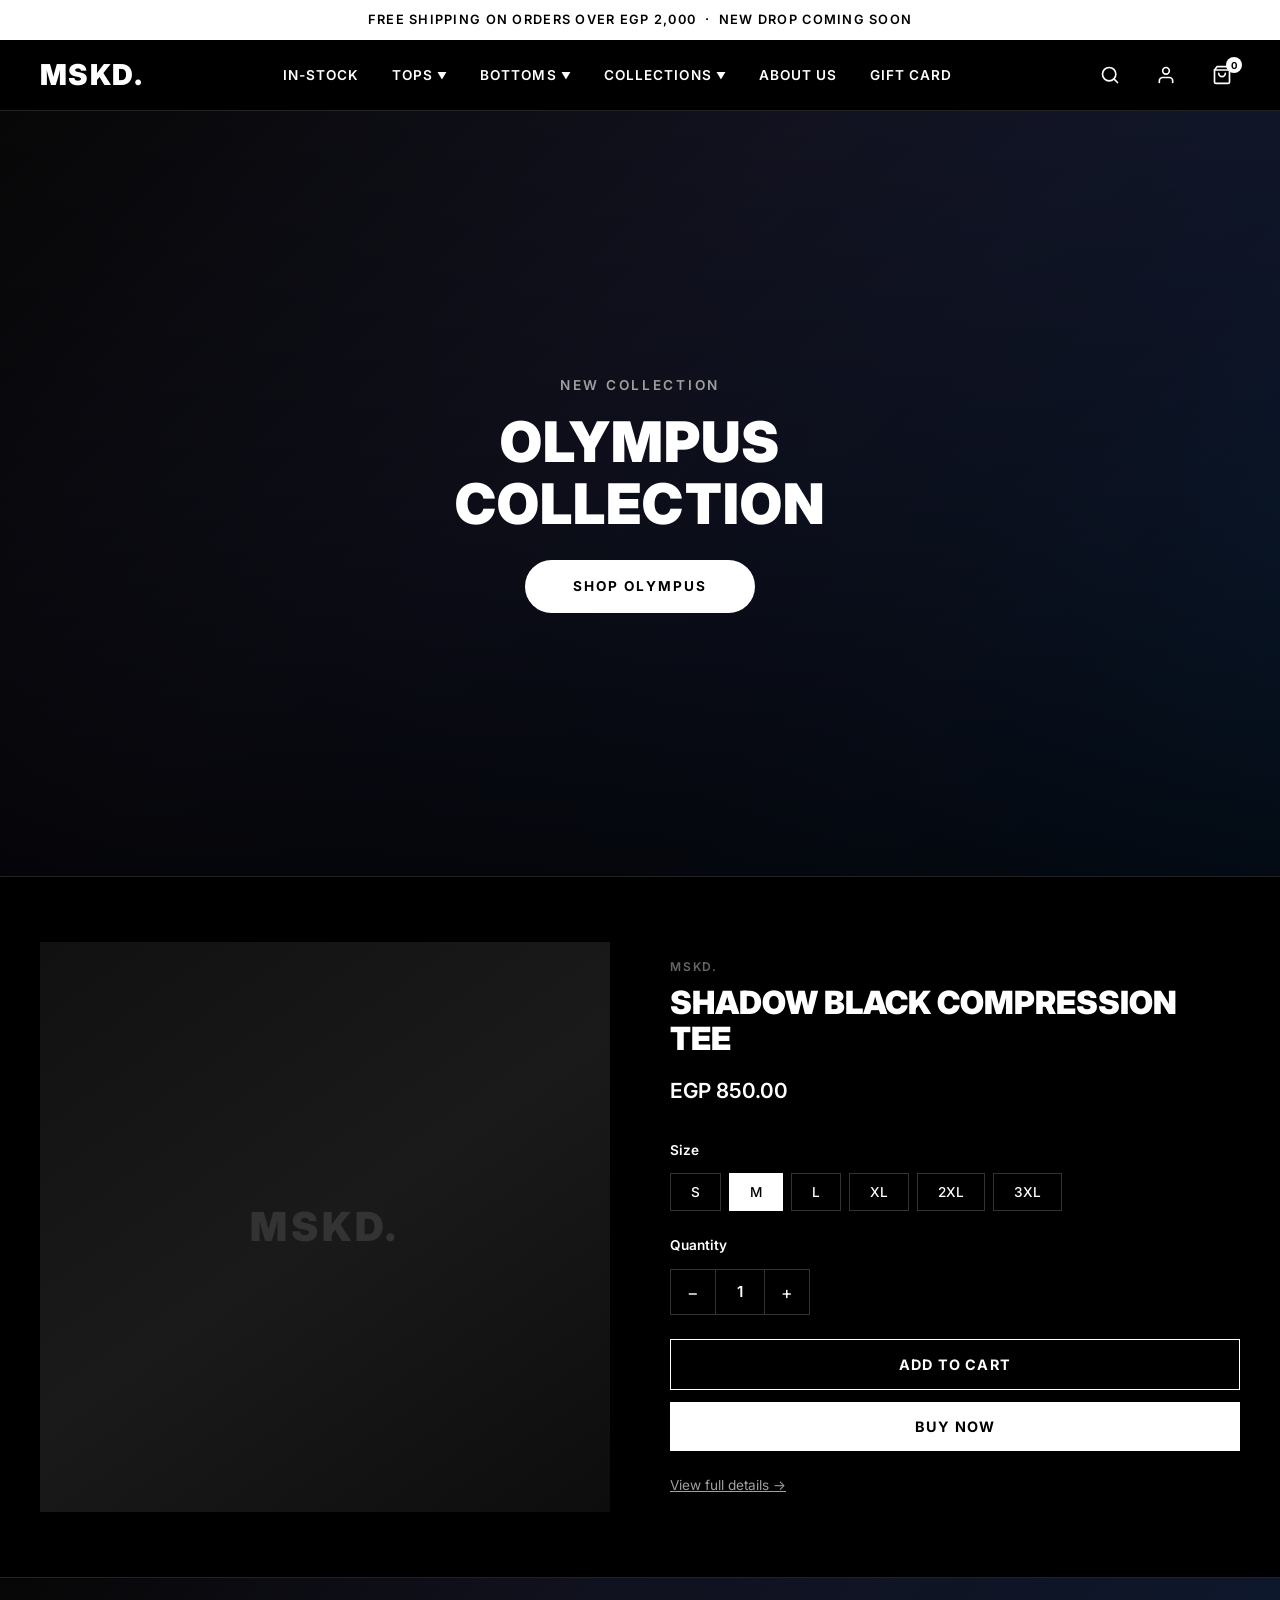
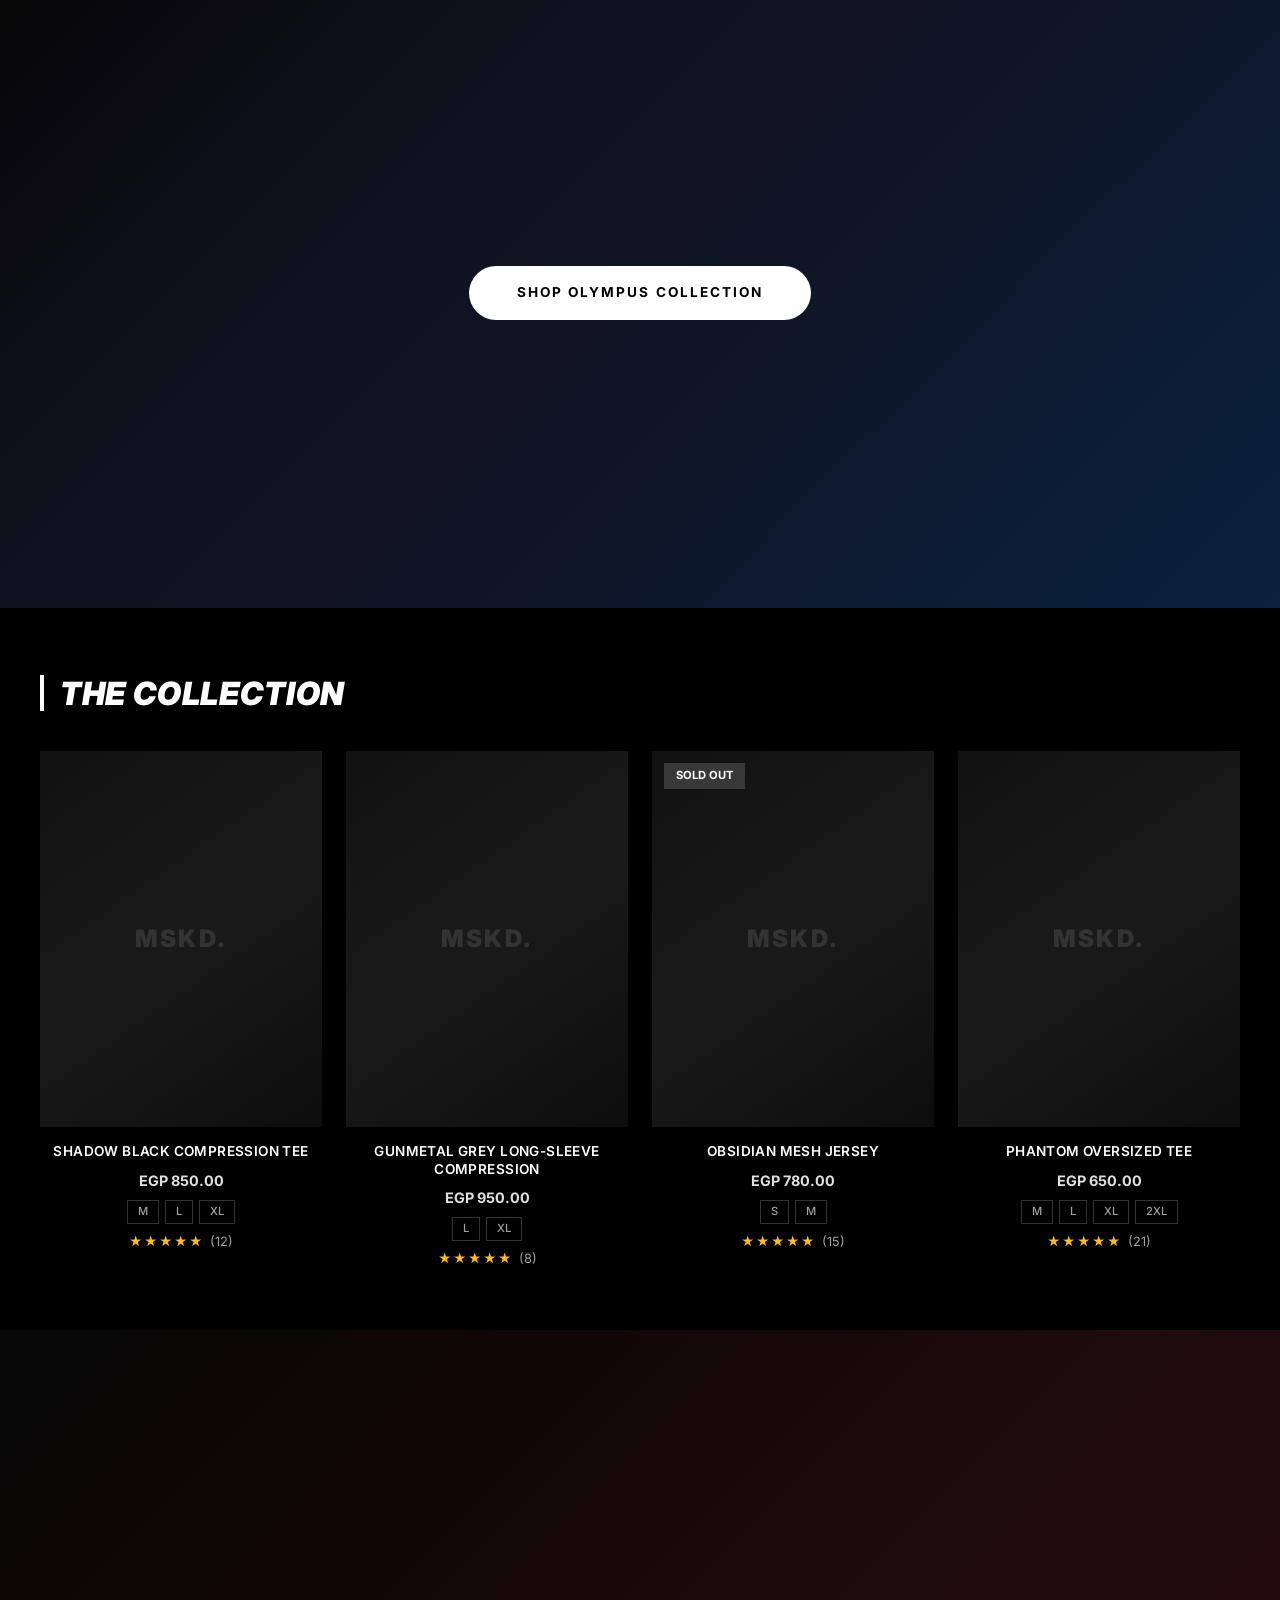
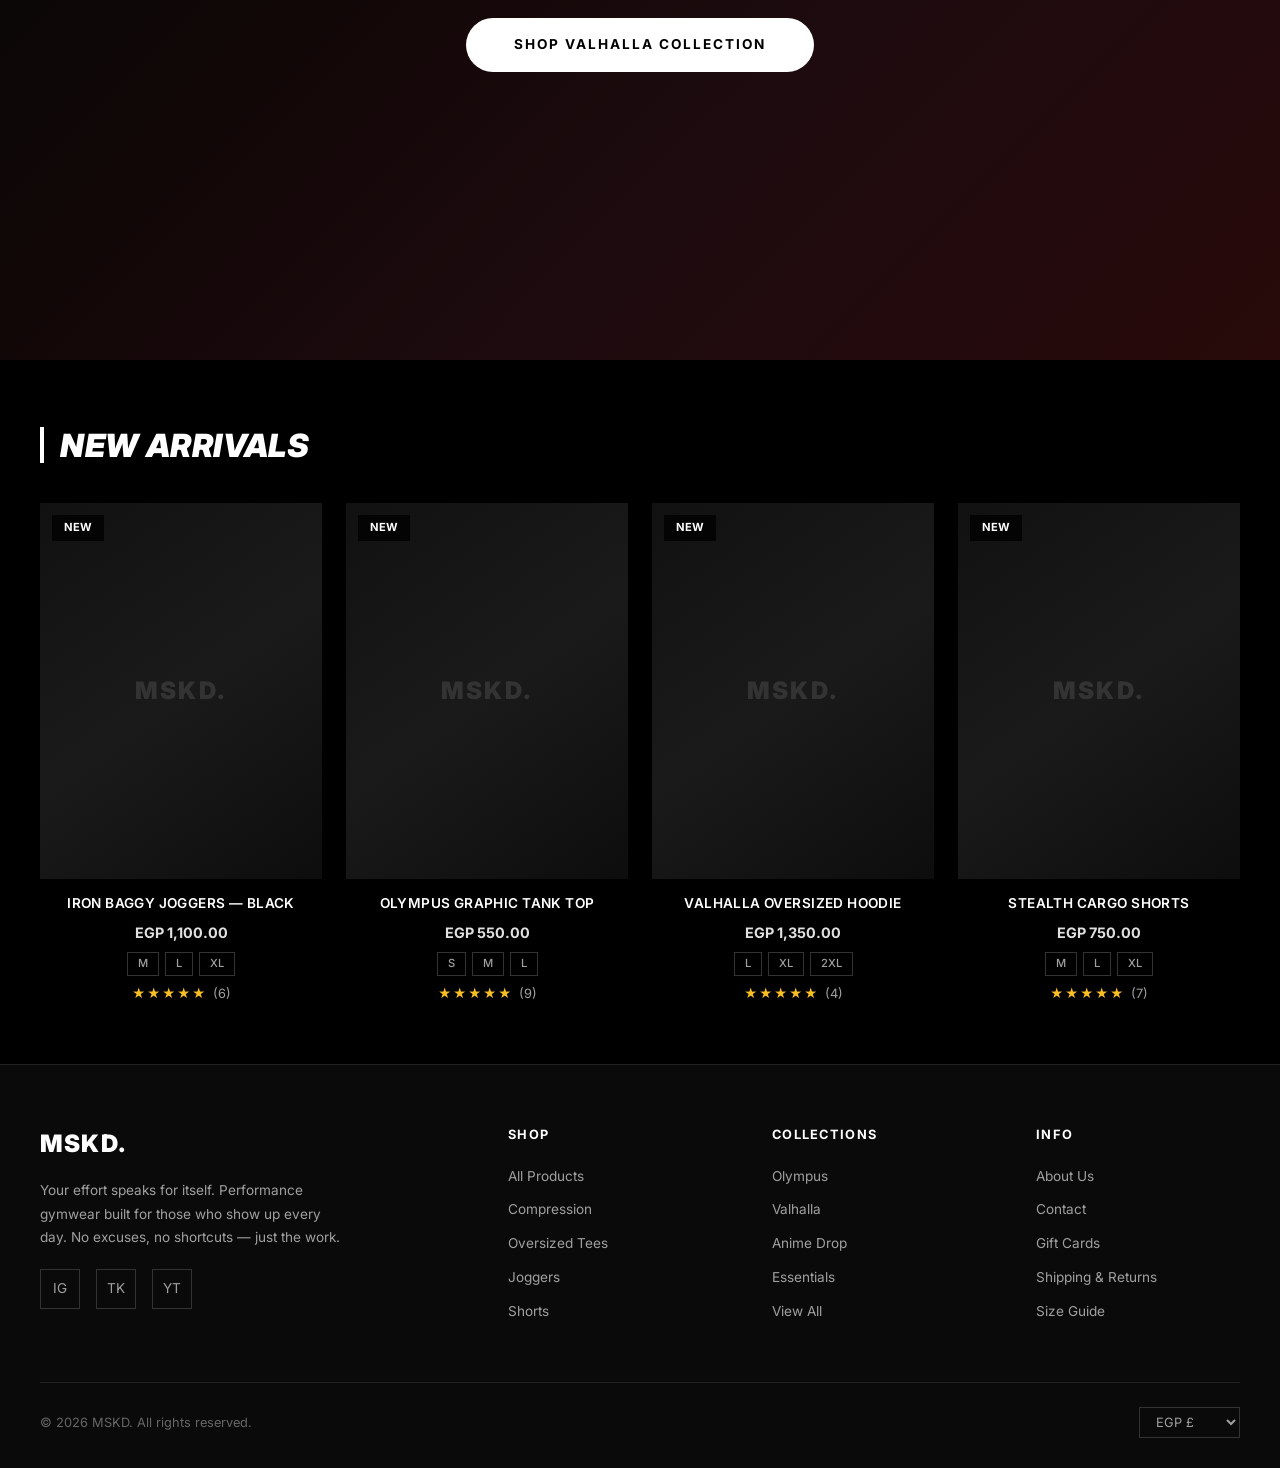
<file: index.html>
<!DOCTYPE html>
<html lang="en">

<head>
    <meta charset="UTF-8">
    <meta name="viewport" content="width=device-width, initial-scale=1.0">
    <title>MSKD. — Your Effort Speaks For Itself</title>
    <link rel="stylesheet" href="styles.css">
    <link rel="preconnect" href="https://fonts.googleapis.com">
    <link href="https://fonts.googleapis.com/css2?family=Inter:wght@300;400;500;600;700;800;900&display=swap"
        rel="stylesheet">
</head>

<body>

    <!-- Announcement Bar -->
    <div class="announcement-bar">
        Free shipping on orders over EGP 2,000 &nbsp;·&nbsp; New drop coming soon
    </div>

    <!-- Navigation -->
    <header class="nav-wrapper">
        <nav class="nav">
            <div class="nav-logo">
                <a href="index.html">MSKD.</a>
            </div>

            <ul class="nav-links">
                <li><a href="shop.html">In-Stock</a></li>
                <li>
                    <a href="#">Tops <span class="chevron">▼</span></a>
                    <div class="dropdown">
                        <a href="collection-detail.html?cat=compression">Compression</a>
                        <a href="collection-detail.html?cat=oversized-tees">Oversized Tees</a>
                        <a href="collection-detail.html?cat=tank-tops">Tank Tops</a>
                        <a href="collection-detail.html?cat=mesh-jerseys">Mesh Jerseys</a>
                        <a href="collection-detail.html?cat=hoodies">Hoodies</a>
                        <a href="collection-detail.html?cat=sweatshirts">Sweatshirts</a>
                    </div>
                </li>
                <li>
                    <a href="#">Bottoms <span class="chevron">▼</span></a>
                    <div class="dropdown">
                        <a href="collection-detail.html?cat=joggers">Joggers</a>
                        <a href="collection-detail.html?cat=shorts">Shorts</a>
                        <a href="collection-detail.html?cat=cargo">Cargo Pants</a>
                    </div>
                </li>
                <li>
                    <a href="#">Collections <span class="chevron">▼</span></a>
                    <div class="dropdown">
                        <a href="collection-detail.html?col=olympus">Olympus Collection</a>
                        <a href="collection-detail.html?col=valhalla">Valhalla Collection</a>
                        <a href="collection-detail.html?col=anime">Anime Drop</a>
                        <a href="collection-detail.html?col=essentials">Essentials</a>
                        <a href="collection-detail.html?col=stealth">Stealth Drop</a>
                        <a href="collections.html">View All Collections</a>
                    </div>
                </li>
                <li><a href="about.html">About Us</a></li>
                <li><a href="gift-card.html">Gift Card</a></li>
            </ul>

            <div class="nav-icons">
                <button class="nav-icon" onclick="openSearch()" aria-label="Search">
                    <svg width="20" height="20" viewBox="0 0 24 24" fill="none" stroke="currentColor" stroke-width="2"
                        stroke-linecap="round" stroke-linejoin="round">
                        <circle cx="11" cy="11" r="8" />
                        <line x1="21" y1="21" x2="16.65" y2="16.65" />
                    </svg>
                </button>
                <a href="#" class="nav-icon" aria-label="Account">
                    <svg width="20" height="20" viewBox="0 0 24 24" fill="none" stroke="currentColor" stroke-width="2"
                        stroke-linecap="round" stroke-linejoin="round">
                        <path d="M20 21v-2a4 4 0 0 0-4-4H8a4 4 0 0 0-4 4v2" />
                        <circle cx="12" cy="7" r="4" />
                    </svg>
                </a>
                <a href="cart.html" class="nav-icon" aria-label="Cart">
                    <svg width="20" height="20" viewBox="0 0 24 24" fill="none" stroke="currentColor" stroke-width="2"
                        stroke-linecap="round" stroke-linejoin="round">
                        <path d="M6 2L3 6v14a2 2 0 0 0 2 2h14a2 2 0 0 0 2-2V6l-3-4z" />
                        <line x1="3" y1="6" x2="21" y2="6" />
                        <path d="M16 10a4 4 0 0 1-8 0" />
                    </svg>
                    <span class="cart-count">0</span>
                </a>
                <button class="nav-toggle" aria-label="Menu">☰</button>
            </div>
        </nav>
    </header>

    <!-- Search Overlay -->
    <div class="search-overlay" id="searchOverlay">
        <div class="search-overlay-inner">
            <input type="text" placeholder="Search products...">
        </div>
        <button class="search-overlay-close" onclick="closeSearch()">✕</button>
    </div>

    <!-- Hero Slideshow -->
    <section class="hero">
        <div class="hero-slide active">
            <div class="hero-bg"
                style="background: linear-gradient(135deg, #0a0a0a 0%, #1a1a2e 40%, #16213e 70%, #0f3460 100%);"></div>
            <div class="hero-overlay"></div>
            <div class="hero-content">
                <p class="hero-subtitle">New Collection</p>
                <h1 class="hero-title">Olympus<br>Collection</h1>
                <a href="collection-detail.html?col=olympus" class="hero-cta">Shop Olympus</a>
            </div>
        </div>
        <div class="hero-slide">
            <div class="hero-bg"
                style="background: linear-gradient(135deg, #0a0a0a 0%, #1a0a0a 40%, #2d1117 70%, #3d0f0f 100%);"></div>
            <div class="hero-overlay"></div>
            <div class="hero-content">
                <p class="hero-subtitle">Limited Drop</p>
                <h1 class="hero-title">Valhalla<br>Collection</h1>
                <a href="collection-detail.html?col=valhalla" class="hero-cta">Shop Valhalla</a>
            </div>
        </div>
        <div class="hero-slide">
            <div class="hero-bg" style="background: linear-gradient(135deg, #0a0a0a 0%, #111 50%, #1a1a1a 100%);"></div>
            <div class="hero-overlay"></div>
            <div class="hero-content">
                <p class="hero-subtitle">Essentials</p>
                <h1 class="hero-title">Your Effort<br>Speaks For Itself</h1>
                <a href="shop.html" class="hero-cta">Shop All</a>
            </div>
        </div>
    </section>

    <!-- Featured Product (embedded on homepage like KI) -->
    <section class="featured-product">
        <div class="container">
            <div class="featured-product-inner">
                <div class="featured-product-image">
                    <div class="product-image-placeholder">MSKD.</div>
                </div>
                <div class="featured-product-details">
                    <p class="featured-product-brand">MSKD.</p>
                    <h2 class="featured-product-name">Shadow Black Compression Tee</h2>
                    <p class="featured-product-price">EGP 850.00</p>

                    <p class="size-label">Size</p>
                    <div class="size-options">
                        <button class="size-btn">S</button>
                        <button class="size-btn active">M</button>
                        <button class="size-btn">L</button>
                        <button class="size-btn">XL</button>
                        <button class="size-btn">2XL</button>
                        <button class="size-btn">3XL</button>
                    </div>

                    <p class="quantity-label">Quantity</p>
                    <div class="quantity-selector">
                        <button class="qty-btn">−</button>
                        <div class="qty-value">1</div>
                        <button class="qty-btn">+</button>
                    </div>

                    <button class="btn-add-to-cart">Add to Cart</button>
                    <button class="btn-buy-now">Buy Now</button>

                    <div class="product-meta">
                        <a href="product.html">View full details →</a>
                    </div>
                </div>
            </div>
        </div>
    </section>

    <!-- Collection Banner 1 -->
    <section class="collection-banner">
        <div class="collection-banner-bg"
            style="background: linear-gradient(135deg, #0a0a0a 0%, #1a1a2e 30%, #16213e 60%, #0f3460 100%);"></div>
        <div class="collection-banner-overlay"></div>
        <a href="collection-detail.html?col=olympus" class="hero-cta">Shop Olympus Collection</a>
    </section>

    <!-- Product Grid: The Collection -->
    <section class="product-section">
        <div class="container">
            <div class="section-header">
                <h2>The Collection</h2>
            </div>
            <div class="product-grid">

                <!-- Product 1 -->
                <a href="product.html" class="product-card">
                    <div class="product-image">
                        <div class="product-image-placeholder">MSKD.</div>
                    </div>
                    <div class="product-info">
                        <h3 class="product-name">Shadow Black Compression Tee</h3>
                        <p class="product-price">EGP 850.00</p>
                        <div class="product-sizes">
                            <span class="size-pill">M</span>
                            <span class="size-pill">L</span>
                            <span class="size-pill">XL</span>
                        </div>
                        <div class="product-rating">
                            <span class="stars">★★★★★</span>
                            <span>(12)</span>
                        </div>
                    </div>
                </a>

                <!-- Product 2 -->
                <a href="product.html" class="product-card">
                    <div class="product-image">
                        <div class="product-image-placeholder">MSKD.</div>
                    </div>
                    <div class="product-info">
                        <h3 class="product-name">Gunmetal Grey Long-Sleeve Compression</h3>
                        <p class="product-price">EGP 950.00</p>
                        <div class="product-sizes">
                            <span class="size-pill">L</span>
                            <span class="size-pill">XL</span>
                        </div>
                        <div class="product-rating">
                            <span class="stars">★★★★★</span>
                            <span>(8)</span>
                        </div>
                    </div>
                </a>

                <!-- Product 3 -->
                <a href="product.html" class="product-card">
                    <div class="product-image">
                        <div class="product-image-placeholder">MSKD.</div>
                        <span class="product-badge sold-out">Sold out</span>
                    </div>
                    <div class="product-info">
                        <h3 class="product-name">Obsidian Mesh Jersey</h3>
                        <p class="product-price">EGP 780.00</p>
                        <div class="product-sizes">
                            <span class="size-pill">S</span>
                            <span class="size-pill">M</span>
                        </div>
                        <div class="product-rating">
                            <span class="stars">★★★★★</span>
                            <span>(15)</span>
                        </div>
                    </div>
                </a>

                <!-- Product 4 -->
                <a href="product.html" class="product-card">
                    <div class="product-image">
                        <div class="product-image-placeholder">MSKD.</div>
                    </div>
                    <div class="product-info">
                        <h3 class="product-name">Phantom Oversized Tee</h3>
                        <p class="product-price">EGP 650.00</p>
                        <div class="product-sizes">
                            <span class="size-pill">M</span>
                            <span class="size-pill">L</span>
                            <span class="size-pill">XL</span>
                            <span class="size-pill">2XL</span>
                        </div>
                        <div class="product-rating">
                            <span class="stars">★★★★★</span>
                            <span>(21)</span>
                        </div>
                    </div>
                </a>

            </div>
        </div>
    </section>

    <!-- Collection Banner 2 -->
    <section class="collection-banner">
        <div class="collection-banner-bg"
            style="background: linear-gradient(135deg, #0a0a0a 0%, #1a0a0a 30%, #2d1117 60%, #3d0f0f 100%);"></div>
        <div class="collection-banner-overlay"></div>
        <a href="collection-detail.html?col=valhalla" class="hero-cta">Shop Valhalla Collection</a>
    </section>

    <!-- Product Grid: New Arrivals -->
    <section class="product-section">
        <div class="container">
            <div class="section-header">
                <h2>New Arrivals</h2>
            </div>
            <div class="product-grid">

                <!-- Product 5 -->
                <a href="product.html" class="product-card">
                    <div class="product-image">
                        <div class="product-image-placeholder">MSKD.</div>
                        <span class="product-badge">New</span>
                    </div>
                    <div class="product-info">
                        <h3 class="product-name">Iron Baggy Joggers — Black</h3>
                        <p class="product-price">EGP 1,100.00</p>
                        <div class="product-sizes">
                            <span class="size-pill">M</span>
                            <span class="size-pill">L</span>
                            <span class="size-pill">XL</span>
                        </div>
                        <div class="product-rating">
                            <span class="stars">★★★★★</span>
                            <span>(6)</span>
                        </div>
                    </div>
                </a>

                <!-- Product 6 -->
                <a href="product.html" class="product-card">
                    <div class="product-image">
                        <div class="product-image-placeholder">MSKD.</div>
                        <span class="product-badge">New</span>
                    </div>
                    <div class="product-info">
                        <h3 class="product-name">Olympus Graphic Tank Top</h3>
                        <p class="product-price">EGP 550.00</p>
                        <div class="product-sizes">
                            <span class="size-pill">S</span>
                            <span class="size-pill">M</span>
                            <span class="size-pill">L</span>
                        </div>
                        <div class="product-rating">
                            <span class="stars">★★★★★</span>
                            <span>(9)</span>
                        </div>
                    </div>
                </a>

                <!-- Product 7 -->
                <a href="product.html" class="product-card">
                    <div class="product-image">
                        <div class="product-image-placeholder">MSKD.</div>
                        <span class="product-badge">New</span>
                    </div>
                    <div class="product-info">
                        <h3 class="product-name">Valhalla Oversized Hoodie</h3>
                        <p class="product-price">EGP 1,350.00</p>
                        <div class="product-sizes">
                            <span class="size-pill">L</span>
                            <span class="size-pill">XL</span>
                            <span class="size-pill">2XL</span>
                        </div>
                        <div class="product-rating">
                            <span class="stars">★★★★★</span>
                            <span>(4)</span>
                        </div>
                    </div>
                </a>

                <!-- Product 8 -->
                <a href="product.html" class="product-card">
                    <div class="product-image">
                        <div class="product-image-placeholder">MSKD.</div>
                        <span class="product-badge">New</span>
                    </div>
                    <div class="product-info">
                        <h3 class="product-name">Stealth Cargo Shorts</h3>
                        <p class="product-price">EGP 750.00</p>
                        <div class="product-sizes">
                            <span class="size-pill">M</span>
                            <span class="size-pill">L</span>
                            <span class="size-pill">XL</span>
                        </div>
                        <div class="product-rating">
                            <span class="stars">★★★★★</span>
                            <span>(7)</span>
                        </div>
                    </div>
                </a>

            </div>
        </div>
    </section>

    <!-- Footer -->
    <footer class="footer">
        <div class="container">
            <div class="footer-inner">
                <div class="footer-brand">
                    <h3>MSKD.</h3>
                    <p>Your effort speaks for itself. Performance gymwear built for those who show up every day. No
                        excuses, no shortcuts — just the work.</p>
                    <div class="footer-socials">
                        <a href="#" class="footer-social-link" aria-label="Instagram">IG</a>
                        <a href="#" class="footer-social-link" aria-label="TikTok">TK</a>
                        <a href="#" class="footer-social-link" aria-label="YouTube">YT</a>
                    </div>
                </div>
                <div class="footer-column">
                    <h4>Shop</h4>
                    <a href="shop.html">All Products</a>
                    <a href="collection-detail.html?cat=compression">Compression</a>
                    <a href="collection-detail.html?cat=oversized-tees">Oversized Tees</a>
                    <a href="collection-detail.html?cat=joggers">Joggers</a>
                    <a href="collection-detail.html?cat=shorts">Shorts</a>
                </div>
                <div class="footer-column">
                    <h4>Collections</h4>
                    <a href="collection-detail.html?col=olympus">Olympus</a>
                    <a href="collection-detail.html?col=valhalla">Valhalla</a>
                    <a href="collection-detail.html?col=anime">Anime Drop</a>
                    <a href="collection-detail.html?col=essentials">Essentials</a>
                    <a href="collections.html">View All</a>
                </div>
                <div class="footer-column">
                    <h4>Info</h4>
                    <a href="about.html">About Us</a>
                    <a href="contact.html">Contact</a>
                    <a href="gift-card.html">Gift Cards</a>
                    <a href="#">Shipping & Returns</a>
                    <a href="#">Size Guide</a>
                </div>
            </div>
            <div class="footer-bottom">
                <p class="footer-copyright">© 2026 MSKD. All rights reserved.</p>
                <div class="footer-currency">
                    <select>
                        <option>EGP £</option>
                        <option>AED د.إ</option>
                        <option>USD $</option>
                        <option>SAR ر.س</option>
                    </select>
                </div>
            </div>
        </div>
    </footer>

    <!-- Minimal JS for slideshow + search -->
    <script>
        // Hero Slideshow
        const slides = document.querySelectorAll('.hero-slide');
        let currentSlide = 0;

        function nextSlide() {
            slides[currentSlide].classList.remove('active');
            currentSlide = (currentSlide + 1) % slides.length;
            slides[currentSlide].classList.add('active');
        }

        if (slides.length > 1) {
            setInterval(nextSlide, 5000);
        }

        // Search Overlay
        function openSearch() {
            document.getElementById('searchOverlay').classList.add('active');
            document.querySelector('.search-overlay input').focus();
        }

        function closeSearch() {
            document.getElementById('searchOverlay').classList.remove('active');
        }

        document.addEventListener('keydown', (e) => {
            if (e.key === 'Escape') closeSearch();
        });
    </script>

</body>

</html>
</file>
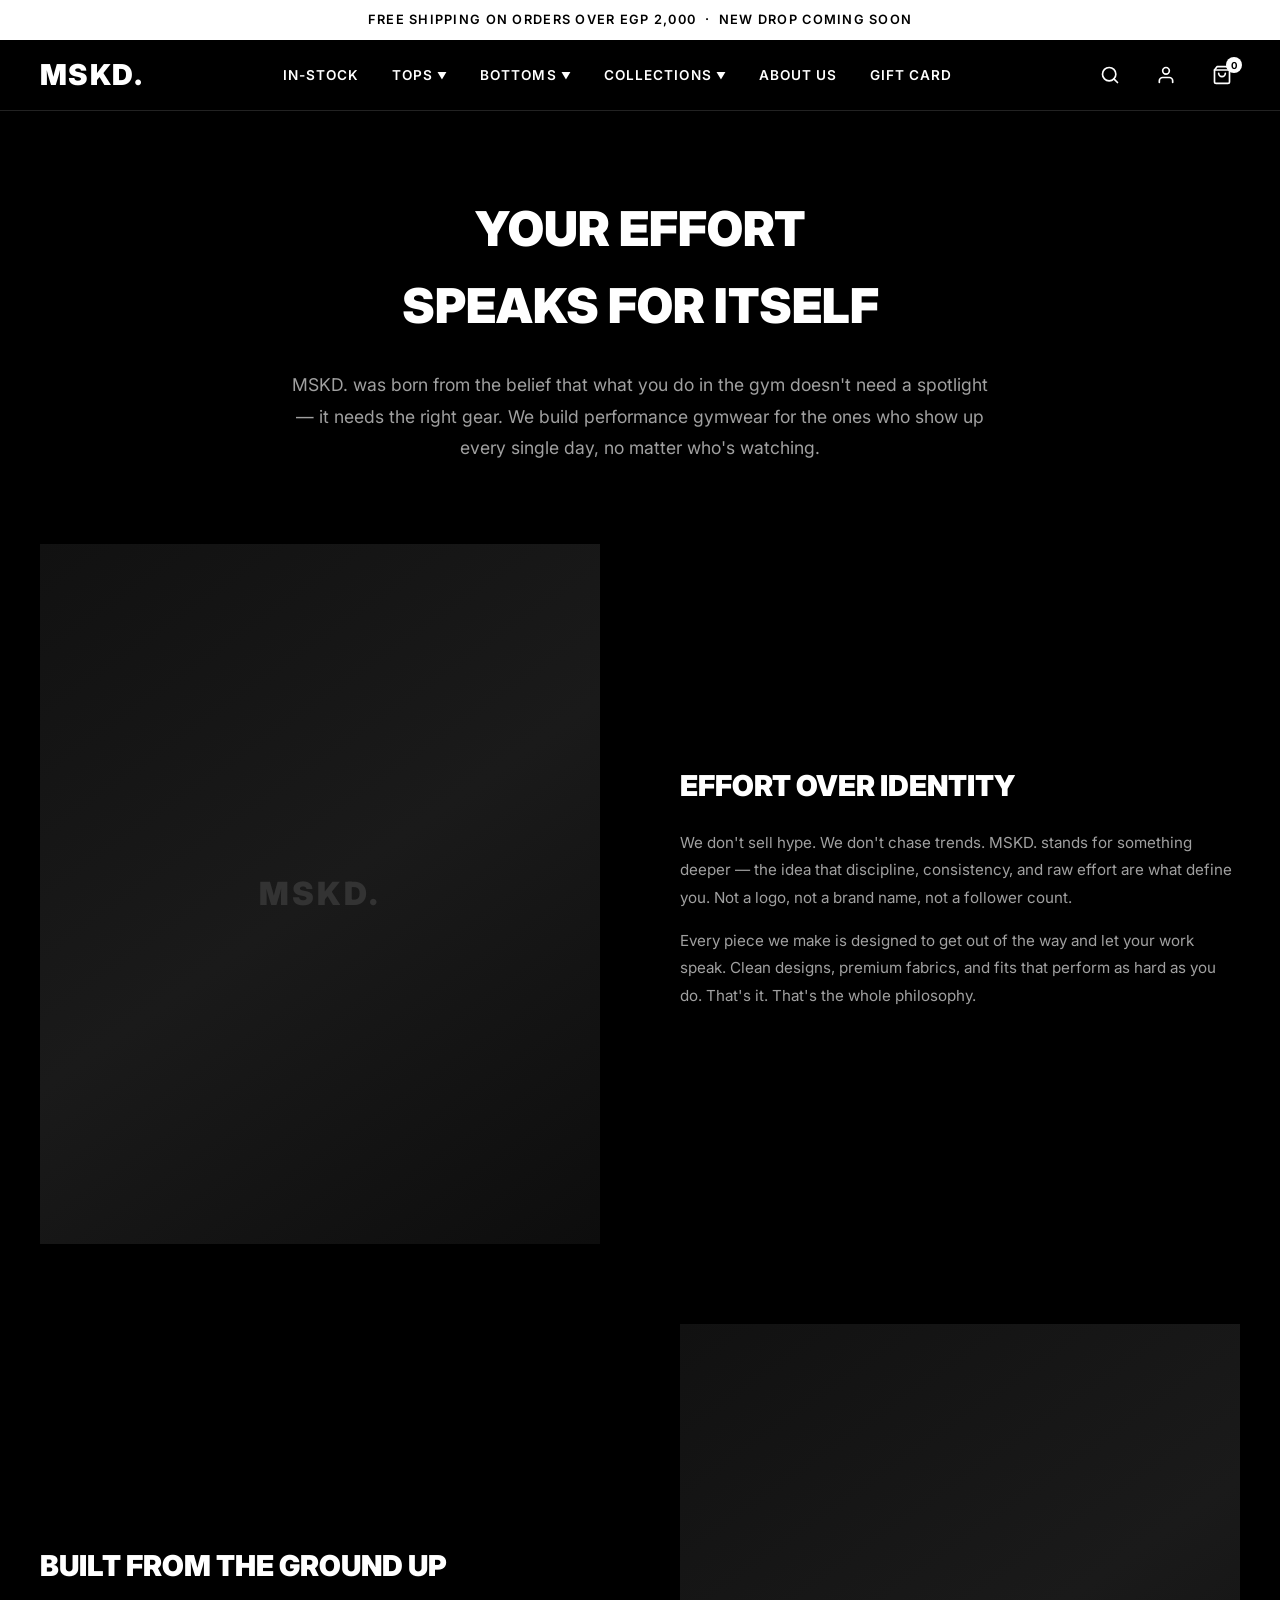
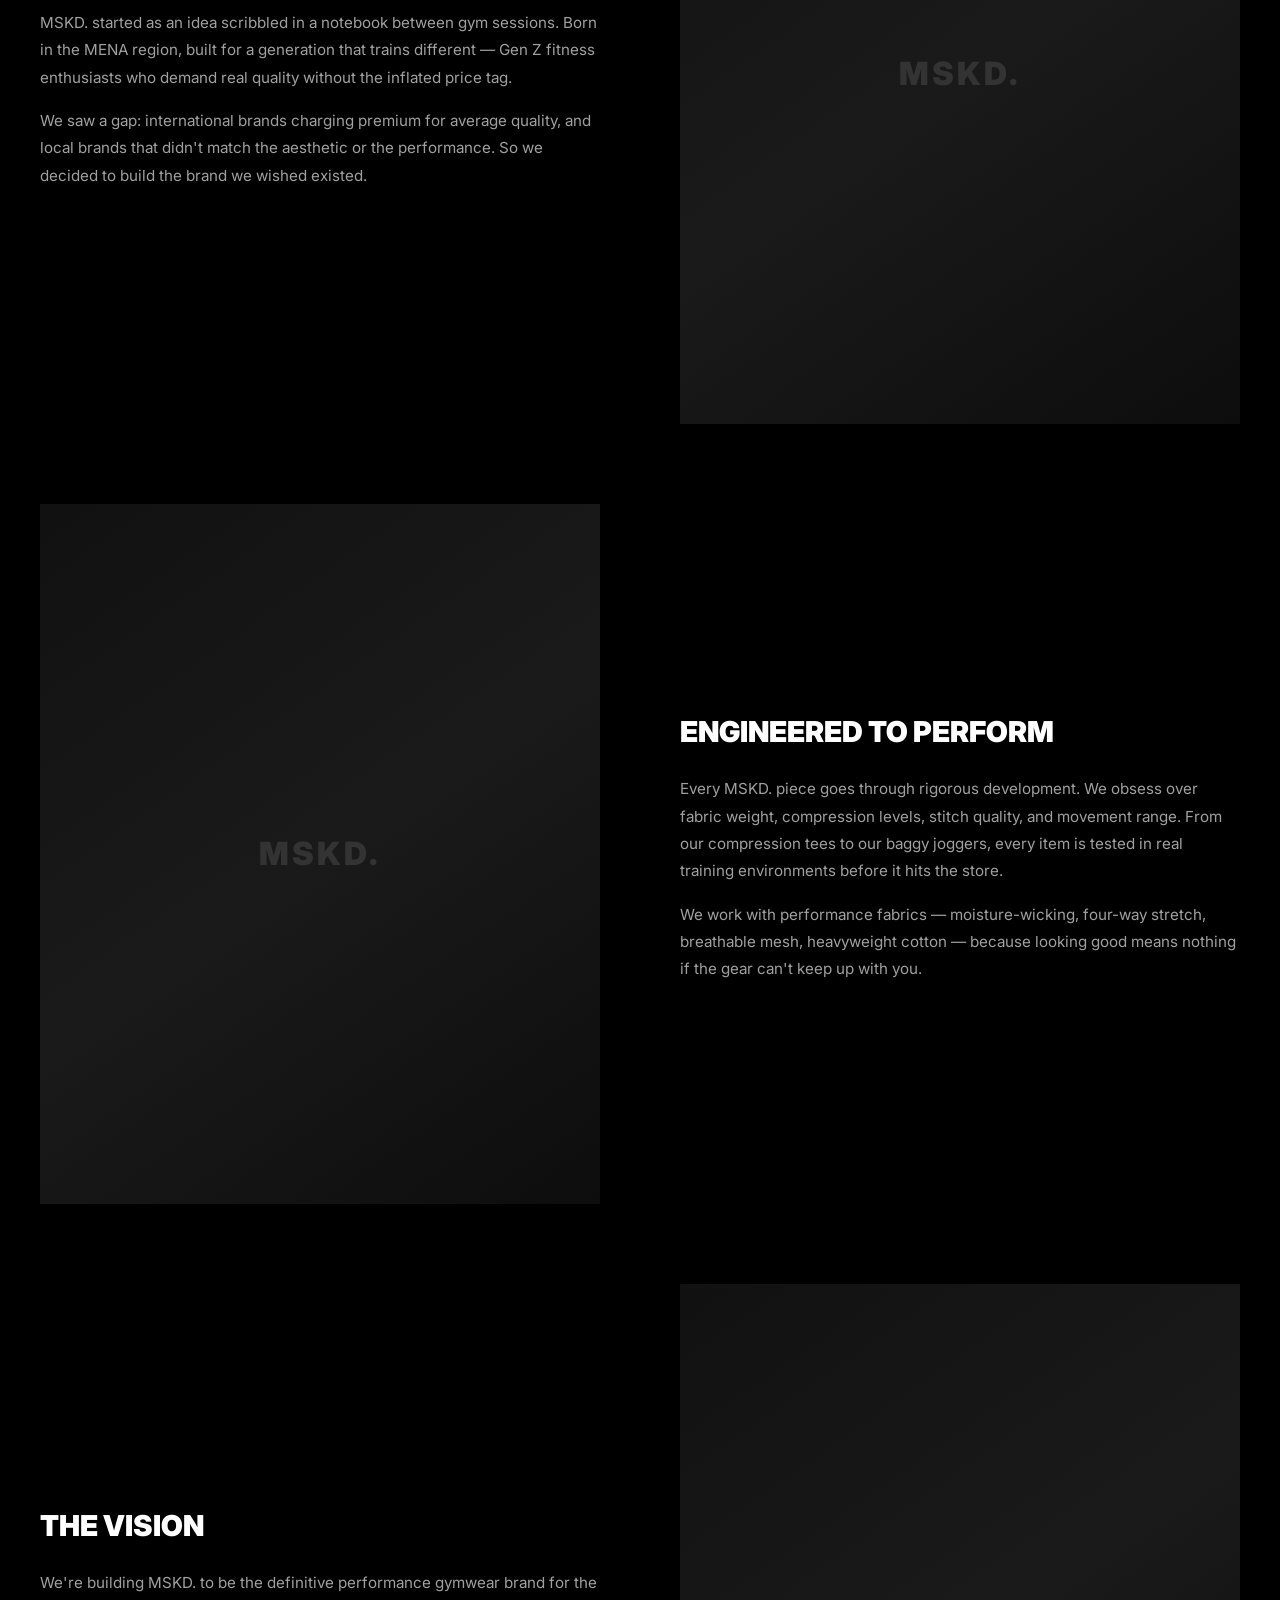
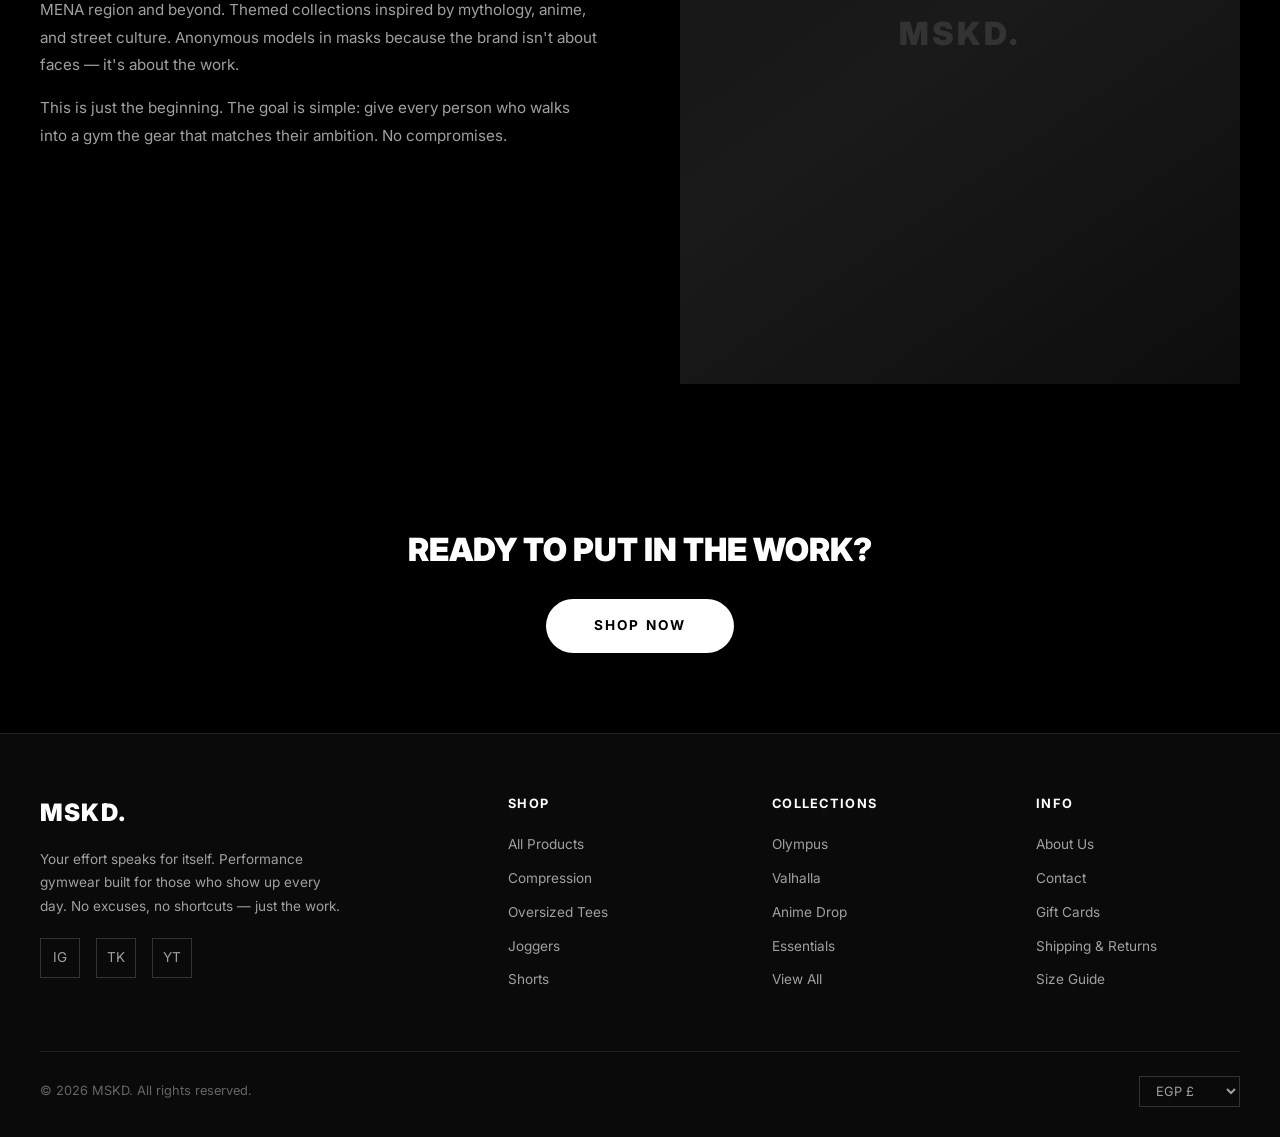
<file: about.html>
<!DOCTYPE html>
<html lang="en">

<head>
    <meta charset="UTF-8">
    <meta name="viewport" content="width=device-width, initial-scale=1.0">
    <title>About Us — MSKD.</title>
    <link rel="stylesheet" href="styles.css">
    <link rel="preconnect" href="https://fonts.googleapis.com">
    <link href="https://fonts.googleapis.com/css2?family=Inter:wght@300;400;500;600;700;800;900&display=swap"
        rel="stylesheet">
</head>

<body>

    <!-- Announcement Bar -->
    <div class="announcement-bar">
        Free shipping on orders over EGP 2,000 &nbsp;·&nbsp; New drop coming soon
    </div>

    <!-- Navigation -->
    <header class="nav-wrapper">
        <nav class="nav">
            <div class="nav-logo"><a href="index.html">MSKD.</a></div>
            <ul class="nav-links">
                <li><a href="shop.html">In-Stock</a></li>
                <li>
                    <a href="#">Tops <span class="chevron">▼</span></a>
                    <div class="dropdown">
                        <a href="collection-detail.html?cat=compression">Compression</a>
                        <a href="collection-detail.html?cat=oversized-tees">Oversized Tees</a>
                        <a href="collection-detail.html?cat=tank-tops">Tank Tops</a>
                        <a href="collection-detail.html?cat=mesh-jerseys">Mesh Jerseys</a>
                        <a href="collection-detail.html?cat=hoodies">Hoodies</a>
                        <a href="collection-detail.html?cat=sweatshirts">Sweatshirts</a>
                    </div>
                </li>
                <li>
                    <a href="#">Bottoms <span class="chevron">▼</span></a>
                    <div class="dropdown">
                        <a href="collection-detail.html?cat=joggers">Joggers</a>
                        <a href="collection-detail.html?cat=shorts">Shorts</a>
                        <a href="collection-detail.html?cat=cargo">Cargo Pants</a>
                    </div>
                </li>
                <li>
                    <a href="#">Collections <span class="chevron">▼</span></a>
                    <div class="dropdown">
                        <a href="collection-detail.html?col=olympus">Olympus Collection</a>
                        <a href="collection-detail.html?col=valhalla">Valhalla Collection</a>
                        <a href="collection-detail.html?col=anime">Anime Drop</a>
                        <a href="collection-detail.html?col=essentials">Essentials</a>
                        <a href="collection-detail.html?col=stealth">Stealth Drop</a>
                        <a href="collections.html">View All Collections</a>
                    </div>
                </li>
                <li><a href="about.html">About Us</a></li>
                <li><a href="gift-card.html">Gift Card</a></li>
            </ul>
            <div class="nav-icons">
                <button class="nav-icon" onclick="openSearch()" aria-label="Search">
                    <svg width="20" height="20" viewBox="0 0 24 24" fill="none" stroke="currentColor" stroke-width="2"
                        stroke-linecap="round" stroke-linejoin="round">
                        <circle cx="11" cy="11" r="8" />
                        <line x1="21" y1="21" x2="16.65" y2="16.65" />
                    </svg>
                </button>
                <a href="#" class="nav-icon" aria-label="Account">
                    <svg width="20" height="20" viewBox="0 0 24 24" fill="none" stroke="currentColor" stroke-width="2"
                        stroke-linecap="round" stroke-linejoin="round">
                        <path d="M20 21v-2a4 4 0 0 0-4-4H8a4 4 0 0 0-4 4v2" />
                        <circle cx="12" cy="7" r="4" />
                    </svg>
                </a>
                <a href="cart.html" class="nav-icon" aria-label="Cart">
                    <svg width="20" height="20" viewBox="0 0 24 24" fill="none" stroke="currentColor" stroke-width="2"
                        stroke-linecap="round" stroke-linejoin="round">
                        <path d="M6 2L3 6v14a2 2 0 0 0 2 2h14a2 2 0 0 0 2-2V6l-3-4z" />
                        <line x1="3" y1="6" x2="21" y2="6" />
                        <path d="M16 10a4 4 0 0 1-8 0" />
                    </svg>
                    <span class="cart-count">0</span>
                </a>
                <button class="nav-toggle" aria-label="Menu">☰</button>
            </div>
        </nav>
    </header>

    <!-- Search Overlay -->
    <div class="search-overlay" id="searchOverlay">
        <div class="search-overlay-inner">
            <input type="text" placeholder="Search products...">
        </div>
        <button class="search-overlay-close" onclick="closeSearch()">✕</button>
    </div>

    <!-- About Page -->
    <main class="about-page">
        <div class="container">

            <!-- Hero -->
            <div class="about-hero">
                <h1>Your Effort<br>Speaks For Itself</h1>
                <p>MSKD. was born from the belief that what you do in the gym doesn't need a spotlight — it needs the
                    right gear. We build performance gymwear for the ones who show up every single day, no matter who's
                    watching.</p>
            </div>

            <!-- Section 1: The Philosophy -->
            <div class="about-section">
                <div class="about-image">
                    <div class="product-image-placeholder" style="height: 100%; font-size: 2rem;">MSKD.</div>
                </div>
                <div class="about-text">
                    <h2>Effort Over Identity</h2>
                    <p>We don't sell hype. We don't chase trends. MSKD. stands for something deeper — the idea that
                        discipline, consistency, and raw effort are what define you. Not a logo, not a brand name, not a
                        follower count.</p>
                    <p>Every piece we make is designed to get out of the way and let your work speak. Clean designs,
                        premium fabrics, and fits that perform as hard as you do. That's it. That's the whole
                        philosophy.</p>
                </div>
            </div>

            <!-- Section 2: The Origin -->
            <div class="about-section reverse">
                <div class="about-image">
                    <div class="product-image-placeholder" style="height: 100%; font-size: 2rem;">MSKD.</div>
                </div>
                <div class="about-text">
                    <h2>Built From The Ground Up</h2>
                    <p>MSKD. started as an idea scribbled in a notebook between gym sessions. Born in the MENA region,
                        built for a generation that trains different — Gen Z fitness enthusiasts who demand real quality
                        without the inflated price tag.</p>
                    <p>We saw a gap: international brands charging premium for average quality, and local brands that
                        didn't match the aesthetic or the performance. So we decided to build the brand we wished
                        existed.</p>
                </div>
            </div>

            <!-- Section 3: The Product -->
            <div class="about-section">
                <div class="about-image">
                    <div class="product-image-placeholder" style="height: 100%; font-size: 2rem;">MSKD.</div>
                </div>
                <div class="about-text">
                    <h2>Engineered To Perform</h2>
                    <p>Every MSKD. piece goes through rigorous development. We obsess over fabric weight, compression
                        levels, stitch quality, and movement range. From our compression tees to our baggy joggers,
                        every item is tested in real training environments before it hits the store.</p>
                    <p>We work with performance fabrics — moisture-wicking, four-way stretch, breathable mesh,
                        heavyweight cotton — because looking good means nothing if the gear can't keep up with you.</p>
                </div>
            </div>

            <!-- Section 4: The Vision -->
            <div class="about-section reverse">
                <div class="about-image">
                    <div class="product-image-placeholder" style="height: 100%; font-size: 2rem;">MSKD.</div>
                </div>
                <div class="about-text">
                    <h2>The Vision</h2>
                    <p>We're building MSKD. to be the definitive performance gymwear brand for the MENA region and
                        beyond. Themed collections inspired by mythology, anime, and street culture. Anonymous models in
                        masks because the brand isn't about faces — it's about the work.</p>
                    <p>This is just the beginning. The goal is simple: give every person who walks into a gym the gear
                        that matches their ambition. No compromises.</p>
                </div>
            </div>

            <!-- CTA Banner -->
            <div style="text-align: center; padding: 60px 0 0;">
                <h2 style="font-size: 2rem; font-weight: 900; text-transform: uppercase; margin-bottom: 24px;">Ready To
                    Put In The Work?</h2>
                <a href="shop.html" class="hero-cta">Shop Now</a>
            </div>

        </div>
    </main>

    <!-- Footer -->
    <footer class="footer">
        <div class="container">
            <div class="footer-inner">
                <div class="footer-brand">
                    <h3>MSKD.</h3>
                    <p>Your effort speaks for itself. Performance gymwear built for those who show up every day. No
                        excuses, no shortcuts — just the work.</p>
                    <div class="footer-socials">
                        <a href="#" class="footer-social-link" aria-label="Instagram">IG</a>
                        <a href="#" class="footer-social-link" aria-label="TikTok">TK</a>
                        <a href="#" class="footer-social-link" aria-label="YouTube">YT</a>
                    </div>
                </div>
                <div class="footer-column">
                    <h4>Shop</h4>
                    <a href="shop.html">All Products</a>
                    <a href="collection-detail.html?cat=compression">Compression</a>
                    <a href="collection-detail.html?cat=oversized-tees">Oversized Tees</a>
                    <a href="collection-detail.html?cat=joggers">Joggers</a>
                    <a href="collection-detail.html?cat=shorts">Shorts</a>
                </div>
                <div class="footer-column">
                    <h4>Collections</h4>
                    <a href="collection-detail.html?col=olympus">Olympus</a>
                    <a href="collection-detail.html?col=valhalla">Valhalla</a>
                    <a href="collection-detail.html?col=anime">Anime Drop</a>
                    <a href="collection-detail.html?col=essentials">Essentials</a>
                    <a href="collections.html">View All</a>
                </div>
                <div class="footer-column">
                    <h4>Info</h4>
                    <a href="about.html">About Us</a>
                    <a href="contact.html">Contact</a>
                    <a href="gift-card.html">Gift Cards</a>
                    <a href="#">Shipping & Returns</a>
                    <a href="#">Size Guide</a>
                </div>
            </div>
            <div class="footer-bottom">
                <p class="footer-copyright">© 2026 MSKD. All rights reserved.</p>
                <div class="footer-currency">
                    <select>
                        <option>EGP £</option>
                        <option>AED د.إ</option>
                        <option>USD $</option>
                        <option>SAR ر.س</option>
                    </select>
                </div>
            </div>
        </div>
    </footer>

    <script>
        function openSearch() {
            document.getElementById('searchOverlay').classList.add('active');
            document.querySelector('.search-overlay input').focus();
        }
        function closeSearch() {
            document.getElementById('searchOverlay').classList.remove('active');
        }
        document.addEventListener('keydown', (e) => { if (e.key === 'Escape') closeSearch(); });
    </script>

</body>

</html>
</file>
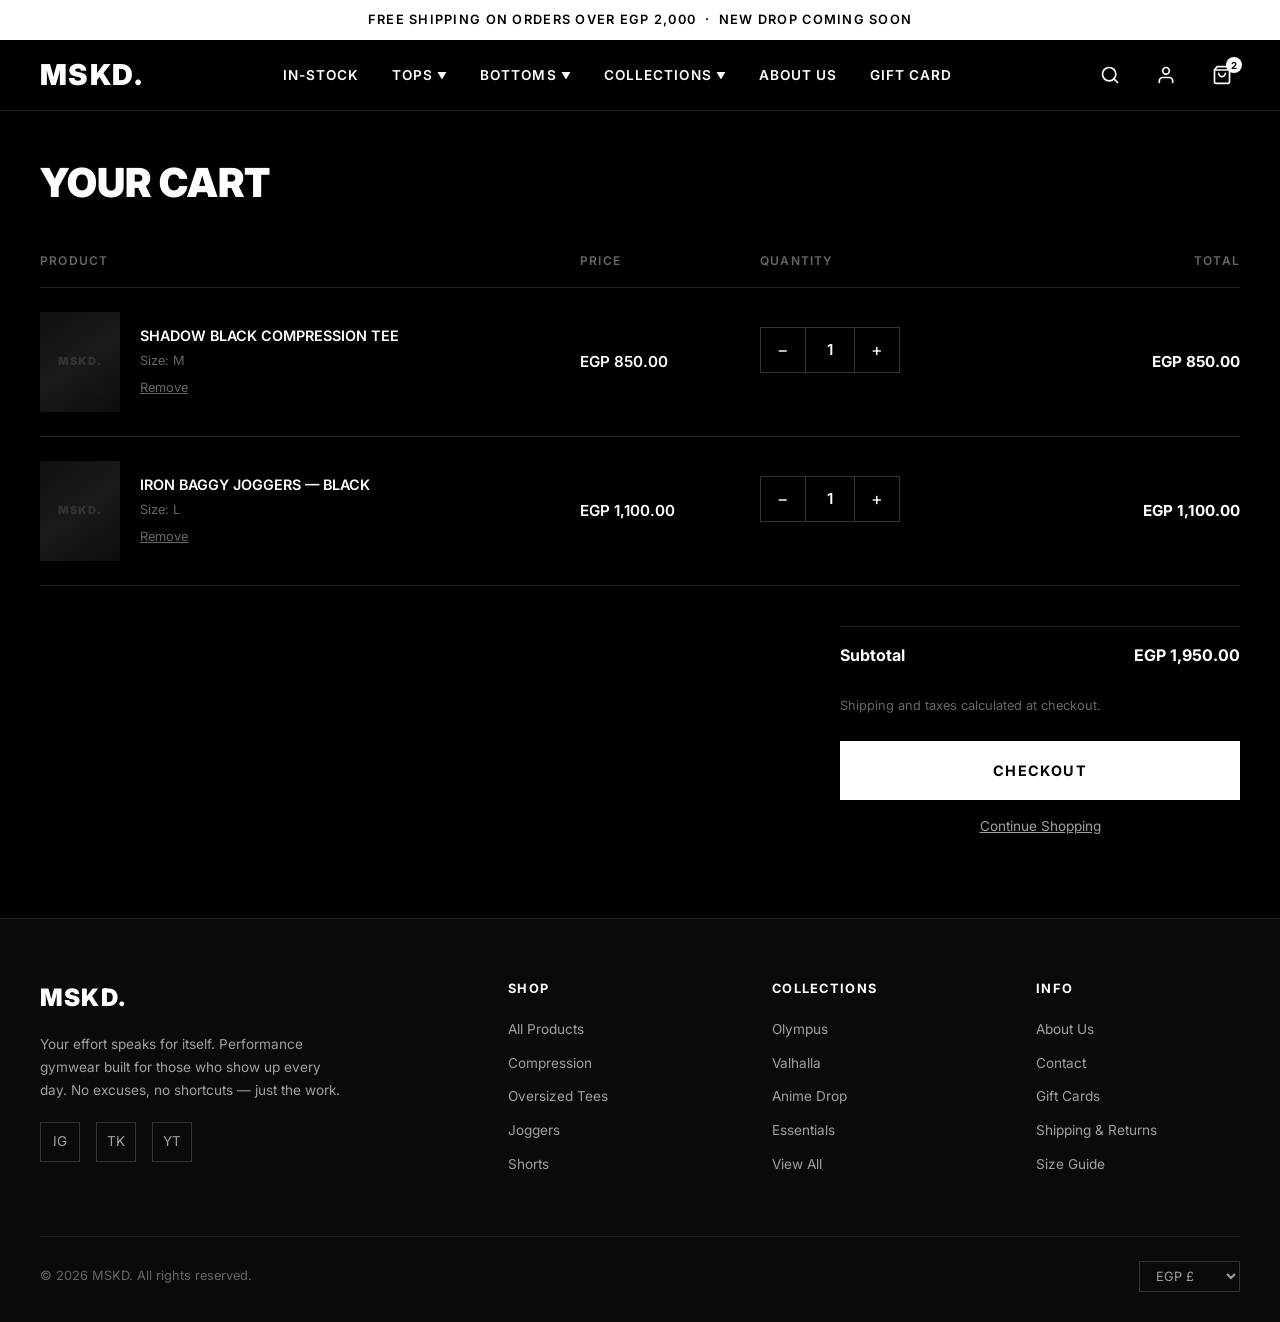
<file: cart.html>
<!DOCTYPE html>
<html lang="en">

<head>
    <meta charset="UTF-8">
    <meta name="viewport" content="width=device-width, initial-scale=1.0">
    <title>Cart — MSKD.</title>
    <link rel="stylesheet" href="styles.css">
    <link rel="preconnect" href="https://fonts.googleapis.com">
    <link href="https://fonts.googleapis.com/css2?family=Inter:wght@300;400;500;600;700;800;900&display=swap"
        rel="stylesheet">
</head>

<body>

    <!-- Announcement Bar -->
    <div class="announcement-bar">
        Free shipping on orders over EGP 2,000 &nbsp;·&nbsp; New drop coming soon
    </div>

    <!-- Navigation -->
    <header class="nav-wrapper">
        <nav class="nav">
            <div class="nav-logo"><a href="index.html">MSKD.</a></div>
            <ul class="nav-links">
                <li><a href="shop.html">In-Stock</a></li>
                <li>
                    <a href="#">Tops <span class="chevron">▼</span></a>
                    <div class="dropdown">
                        <a href="collection-detail.html?cat=compression">Compression</a>
                        <a href="collection-detail.html?cat=oversized-tees">Oversized Tees</a>
                        <a href="collection-detail.html?cat=tank-tops">Tank Tops</a>
                        <a href="collection-detail.html?cat=mesh-jerseys">Mesh Jerseys</a>
                        <a href="collection-detail.html?cat=hoodies">Hoodies</a>
                        <a href="collection-detail.html?cat=sweatshirts">Sweatshirts</a>
                    </div>
                </li>
                <li>
                    <a href="#">Bottoms <span class="chevron">▼</span></a>
                    <div class="dropdown">
                        <a href="collection-detail.html?cat=joggers">Joggers</a>
                        <a href="collection-detail.html?cat=shorts">Shorts</a>
                        <a href="collection-detail.html?cat=cargo">Cargo Pants</a>
                    </div>
                </li>
                <li>
                    <a href="#">Collections <span class="chevron">▼</span></a>
                    <div class="dropdown">
                        <a href="collection-detail.html?col=olympus">Olympus Collection</a>
                        <a href="collection-detail.html?col=valhalla">Valhalla Collection</a>
                        <a href="collection-detail.html?col=anime">Anime Drop</a>
                        <a href="collection-detail.html?col=essentials">Essentials</a>
                        <a href="collection-detail.html?col=stealth">Stealth Drop</a>
                        <a href="collections.html">View All Collections</a>
                    </div>
                </li>
                <li><a href="about.html">About Us</a></li>
                <li><a href="gift-card.html">Gift Card</a></li>
            </ul>
            <div class="nav-icons">
                <button class="nav-icon" onclick="openSearch()" aria-label="Search">
                    <svg width="20" height="20" viewBox="0 0 24 24" fill="none" stroke="currentColor" stroke-width="2"
                        stroke-linecap="round" stroke-linejoin="round">
                        <circle cx="11" cy="11" r="8" />
                        <line x1="21" y1="21" x2="16.65" y2="16.65" />
                    </svg>
                </button>
                <a href="#" class="nav-icon" aria-label="Account">
                    <svg width="20" height="20" viewBox="0 0 24 24" fill="none" stroke="currentColor" stroke-width="2"
                        stroke-linecap="round" stroke-linejoin="round">
                        <path d="M20 21v-2a4 4 0 0 0-4-4H8a4 4 0 0 0-4 4v2" />
                        <circle cx="12" cy="7" r="4" />
                    </svg>
                </a>
                <a href="cart.html" class="nav-icon" aria-label="Cart">
                    <svg width="20" height="20" viewBox="0 0 24 24" fill="none" stroke="currentColor" stroke-width="2"
                        stroke-linecap="round" stroke-linejoin="round">
                        <path d="M6 2L3 6v14a2 2 0 0 0 2 2h14a2 2 0 0 0 2-2V6l-3-4z" />
                        <line x1="3" y1="6" x2="21" y2="6" />
                        <path d="M16 10a4 4 0 0 1-8 0" />
                    </svg>
                    <span class="cart-count">2</span>
                </a>
                <button class="nav-toggle" aria-label="Menu">☰</button>
            </div>
        </nav>
    </header>

    <!-- Search Overlay -->
    <div class="search-overlay" id="searchOverlay">
        <div class="search-overlay-inner">
            <input type="text" placeholder="Search products...">
        </div>
        <button class="search-overlay-close" onclick="closeSearch()">✕</button>
    </div>

    <!-- Cart Page -->
    <main class="cart-page">
        <div class="container">

            <div class="shop-header" style="border-bottom: none; margin-bottom: 20px; padding-bottom: 0;">
                <div>
                    <h1 class="shop-title">Your Cart</h1>
                </div>
            </div>

            <table class="cart-table">
                <thead>
                    <tr>
                        <th style="width: 45%;">Product</th>
                        <th style="width: 15%;">Price</th>
                        <th style="width: 20%;">Quantity</th>
                        <th style="width: 20%;">Total</th>
                    </tr>
                </thead>
                <tbody>
                    <!-- Cart Item 1 -->
                    <tr>
                        <td>
                            <div class="cart-item-info">
                                <div class="cart-item-image">
                                    <div class="product-image-placeholder" style="font-size: 0.7rem; height: 100%;">
                                        MSKD.</div>
                                </div>
                                <div>
                                    <p class="cart-item-name">Shadow Black Compression Tee</p>
                                    <p class="cart-item-variant">Size: M</p>
                                    <button class="cart-item-remove">Remove</button>
                                </div>
                            </div>
                        </td>
                        <td>
                            <p class="cart-item-price">EGP 850.00</p>
                        </td>
                        <td>
                            <div class="quantity-selector">
                                <button class="qty-btn">−</button>
                                <div class="qty-value">1</div>
                                <button class="qty-btn">+</button>
                            </div>
                        </td>
                        <td>
                            <p class="cart-item-total">EGP 850.00</p>
                        </td>
                    </tr>
                    <!-- Cart Item 2 -->
                    <tr>
                        <td>
                            <div class="cart-item-info">
                                <div class="cart-item-image">
                                    <div class="product-image-placeholder" style="font-size: 0.7rem; height: 100%;">
                                        MSKD.</div>
                                </div>
                                <div>
                                    <p class="cart-item-name">Iron Baggy Joggers — Black</p>
                                    <p class="cart-item-variant">Size: L</p>
                                    <button class="cart-item-remove">Remove</button>
                                </div>
                            </div>
                        </td>
                        <td>
                            <p class="cart-item-price">EGP 1,100.00</p>
                        </td>
                        <td>
                            <div class="quantity-selector">
                                <button class="qty-btn">−</button>
                                <div class="qty-value">1</div>
                                <button class="qty-btn">+</button>
                            </div>
                        </td>
                        <td>
                            <p class="cart-item-total">EGP 1,100.00</p>
                        </td>
                    </tr>
                </tbody>
            </table>

            <!-- Cart Summary -->
            <div class="cart-footer">
                <div class="cart-summary">
                    <div class="cart-subtotal">
                        <span>Subtotal</span>
                        <span>EGP 1,950.00</span>
                    </div>
                    <p class="cart-note">Shipping and taxes calculated at checkout.</p>
                    <a href="#" class="btn-checkout">Checkout</a>
                    <a href="shop.html" class="btn-continue-shopping">Continue Shopping</a>
                </div>
            </div>

        </div>
    </main>

    <!-- Footer -->
    <footer class="footer">
        <div class="container">
            <div class="footer-inner">
                <div class="footer-brand">
                    <h3>MSKD.</h3>
                    <p>Your effort speaks for itself. Performance gymwear built for those who show up every day. No
                        excuses, no shortcuts — just the work.</p>
                    <div class="footer-socials">
                        <a href="#" class="footer-social-link" aria-label="Instagram">IG</a>
                        <a href="#" class="footer-social-link" aria-label="TikTok">TK</a>
                        <a href="#" class="footer-social-link" aria-label="YouTube">YT</a>
                    </div>
                </div>
                <div class="footer-column">
                    <h4>Shop</h4>
                    <a href="shop.html">All Products</a>
                    <a href="collection-detail.html?cat=compression">Compression</a>
                    <a href="collection-detail.html?cat=oversized-tees">Oversized Tees</a>
                    <a href="collection-detail.html?cat=joggers">Joggers</a>
                    <a href="collection-detail.html?cat=shorts">Shorts</a>
                </div>
                <div class="footer-column">
                    <h4>Collections</h4>
                    <a href="collection-detail.html?col=olympus">Olympus</a>
                    <a href="collection-detail.html?col=valhalla">Valhalla</a>
                    <a href="collection-detail.html?col=anime">Anime Drop</a>
                    <a href="collection-detail.html?col=essentials">Essentials</a>
                    <a href="collections.html">View All</a>
                </div>
                <div class="footer-column">
                    <h4>Info</h4>
                    <a href="about.html">About Us</a>
                    <a href="contact.html">Contact</a>
                    <a href="gift-card.html">Gift Cards</a>
                    <a href="#">Shipping & Returns</a>
                    <a href="#">Size Guide</a>
                </div>
            </div>
            <div class="footer-bottom">
                <p class="footer-copyright">© 2026 MSKD. All rights reserved.</p>
                <div class="footer-currency">
                    <select>
                        <option>EGP £</option>
                        <option>AED د.إ</option>
                        <option>USD $</option>
                        <option>SAR ر.س</option>
                    </select>
                </div>
            </div>
        </div>
    </footer>

    <script>
        function openSearch() {
            document.getElementById('searchOverlay').classList.add('active');
            document.querySelector('.search-overlay input').focus();
        }
        function closeSearch() {
            document.getElementById('searchOverlay').classList.remove('active');
        }
        document.addEventListener('keydown', (e) => { if (e.key === 'Escape') closeSearch(); });
    </script>

</body>

</html>
</file>
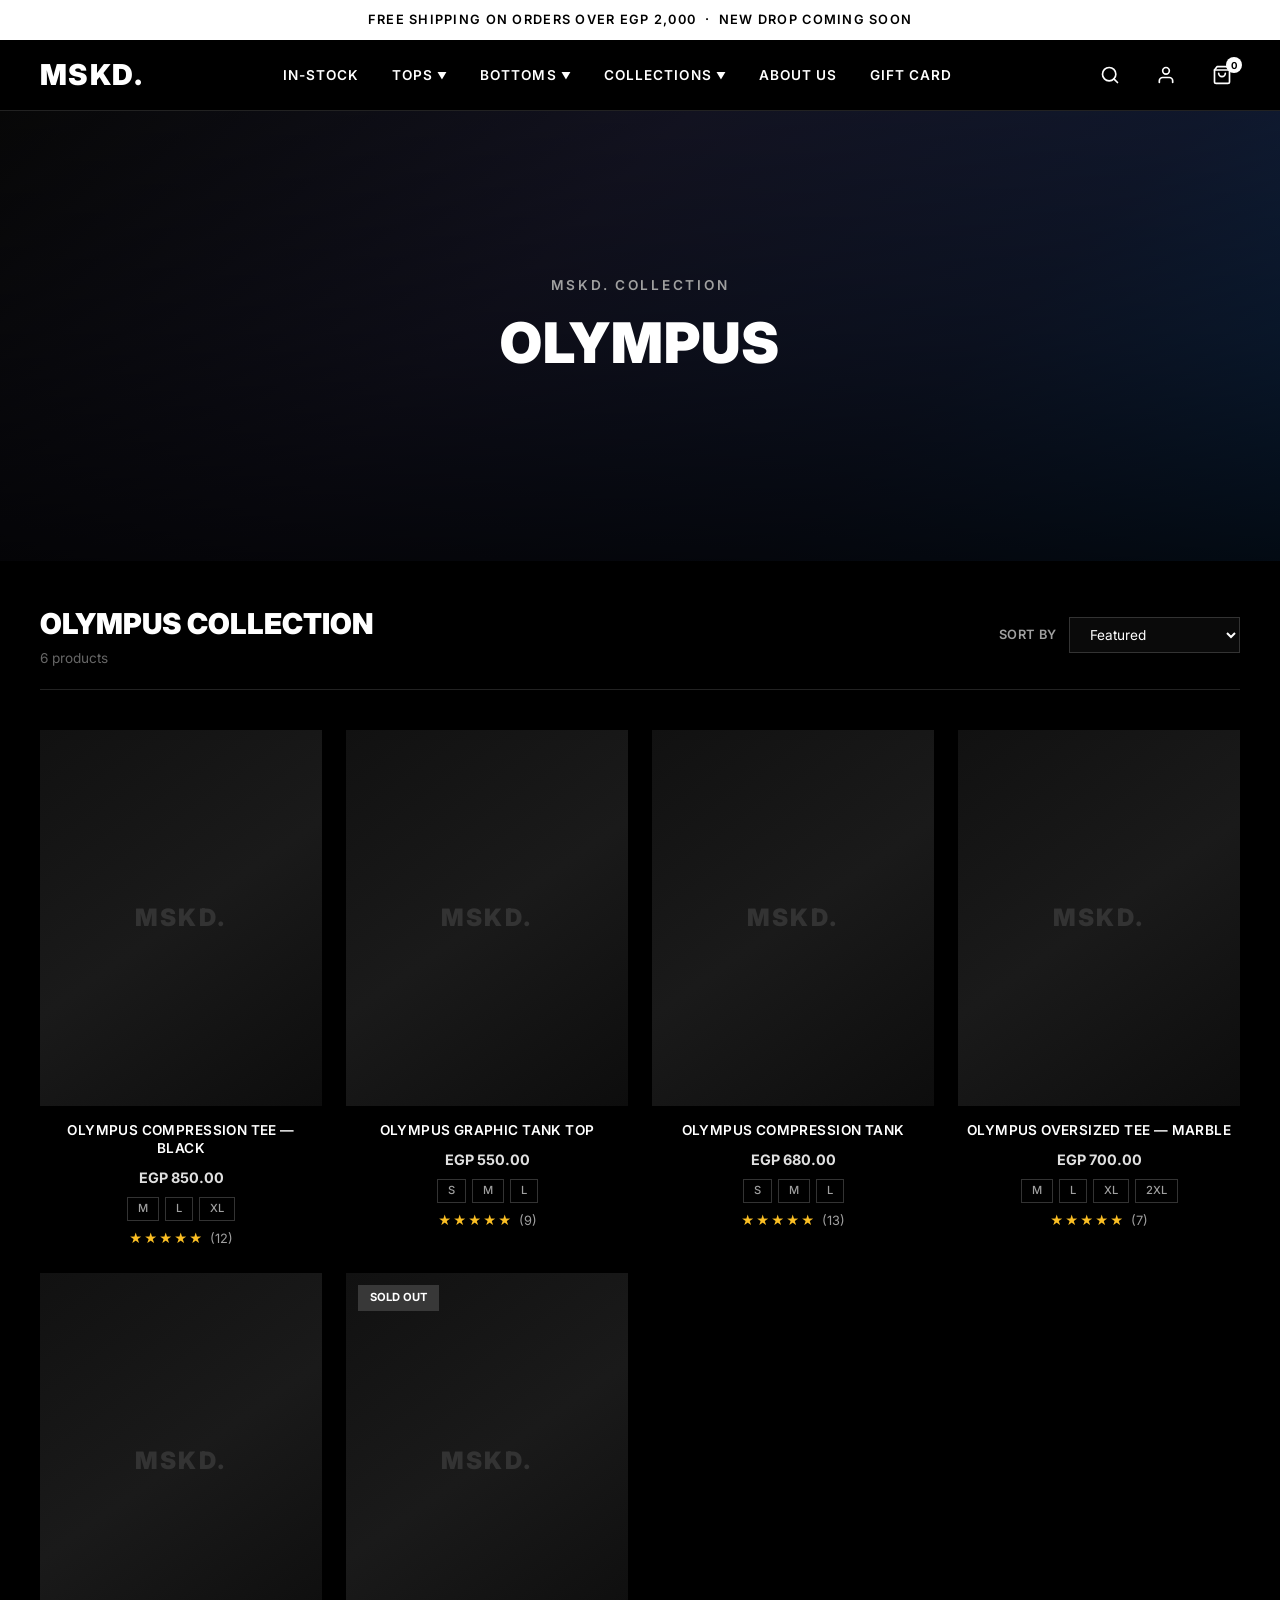
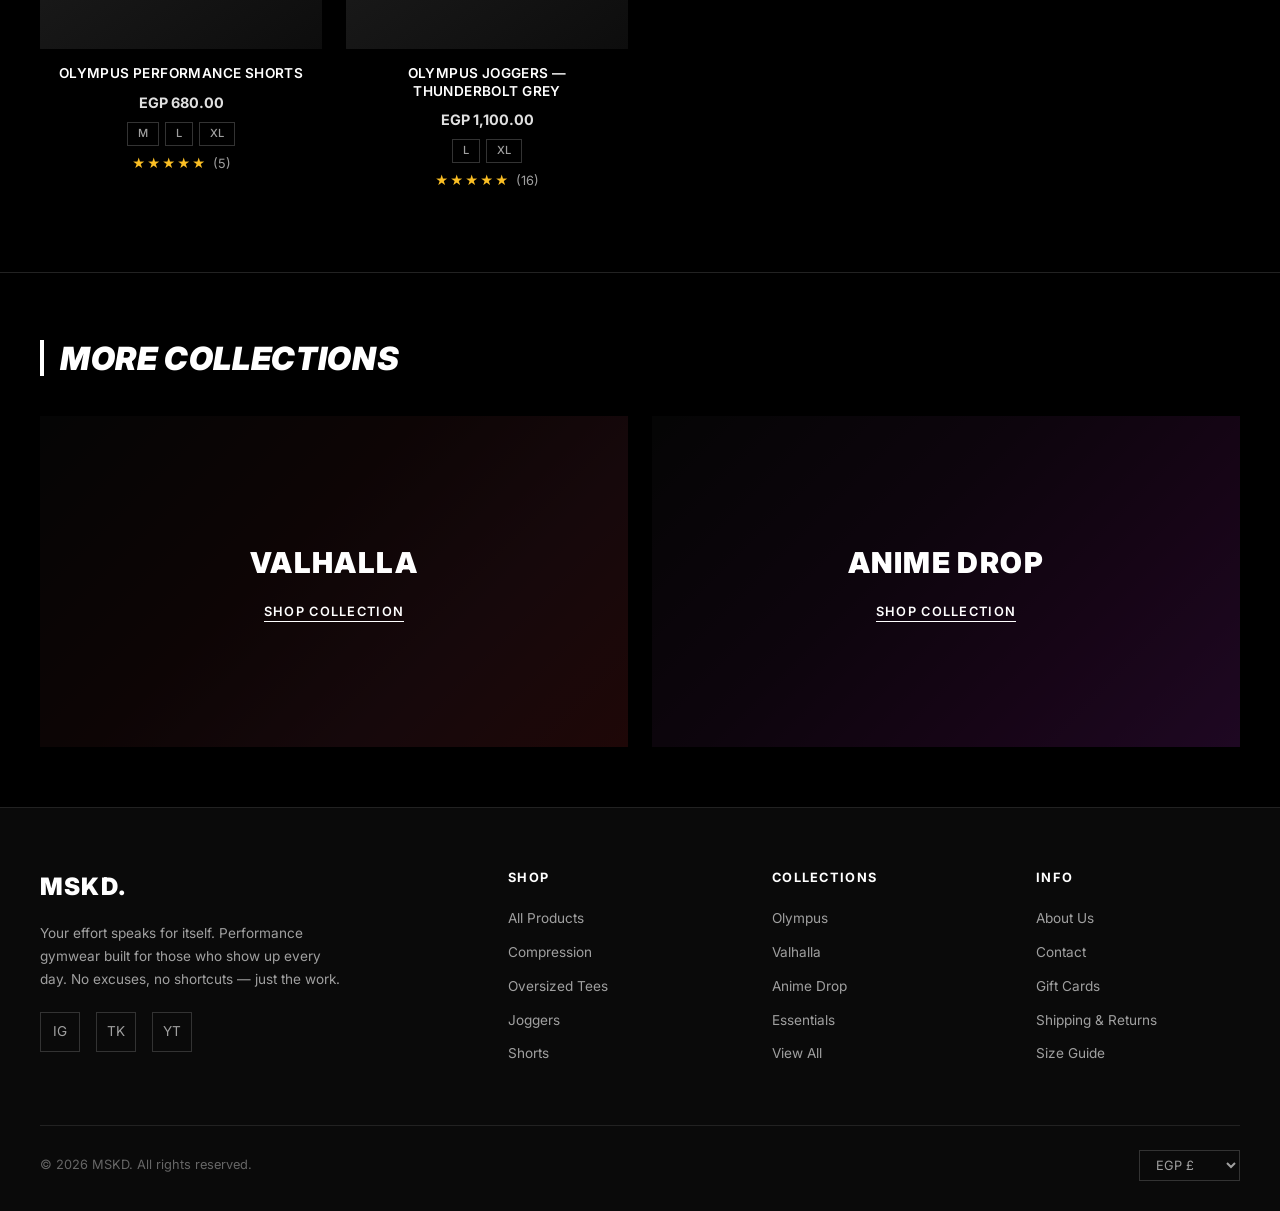
<file: collection-detail.html>
<!DOCTYPE html>
<html lang="en">

<head>
    <meta charset="UTF-8">
    <meta name="viewport" content="width=device-width, initial-scale=1.0">
    <title>Olympus Collection — MSKD.</title>
    <link rel="stylesheet" href="styles.css">
    <link rel="preconnect" href="https://fonts.googleapis.com">
    <link href="https://fonts.googleapis.com/css2?family=Inter:wght@300;400;500;600;700;800;900&display=swap"
        rel="stylesheet">
</head>

<body>

    <!-- Announcement Bar -->
    <div class="announcement-bar">
        Free shipping on orders over EGP 2,000 &nbsp;·&nbsp; New drop coming soon
    </div>

    <!-- Navigation -->
    <header class="nav-wrapper">
        <nav class="nav">
            <div class="nav-logo">
                <a href="index.html">MSKD.</a>
            </div>

            <ul class="nav-links">
                <li><a href="shop.html">In-Stock</a></li>
                <li>
                    <a href="#">Tops <span class="chevron">▼</span></a>
                    <div class="dropdown">
                        <a href="collection-detail.html?cat=compression">Compression</a>
                        <a href="collection-detail.html?cat=oversized-tees">Oversized Tees</a>
                        <a href="collection-detail.html?cat=tank-tops">Tank Tops</a>
                        <a href="collection-detail.html?cat=mesh-jerseys">Mesh Jerseys</a>
                        <a href="collection-detail.html?cat=hoodies">Hoodies</a>
                        <a href="collection-detail.html?cat=sweatshirts">Sweatshirts</a>
                    </div>
                </li>
                <li>
                    <a href="#">Bottoms <span class="chevron">▼</span></a>
                    <div class="dropdown">
                        <a href="collection-detail.html?cat=joggers">Joggers</a>
                        <a href="collection-detail.html?cat=shorts">Shorts</a>
                        <a href="collection-detail.html?cat=cargo">Cargo Pants</a>
                    </div>
                </li>
                <li>
                    <a href="#">Collections <span class="chevron">▼</span></a>
                    <div class="dropdown">
                        <a href="collection-detail.html?col=olympus">Olympus Collection</a>
                        <a href="collection-detail.html?col=valhalla">Valhalla Collection</a>
                        <a href="collection-detail.html?col=anime">Anime Drop</a>
                        <a href="collection-detail.html?col=essentials">Essentials</a>
                        <a href="collection-detail.html?col=stealth">Stealth Drop</a>
                        <a href="collections.html">View All Collections</a>
                    </div>
                </li>
                <li><a href="about.html">About Us</a></li>
                <li><a href="gift-card.html">Gift Card</a></li>
            </ul>

            <div class="nav-icons">
                <button class="nav-icon" onclick="openSearch()" aria-label="Search">
                    <svg width="20" height="20" viewBox="0 0 24 24" fill="none" stroke="currentColor" stroke-width="2"
                        stroke-linecap="round" stroke-linejoin="round">
                        <circle cx="11" cy="11" r="8" />
                        <line x1="21" y1="21" x2="16.65" y2="16.65" />
                    </svg>
                </button>
                <a href="#" class="nav-icon" aria-label="Account">
                    <svg width="20" height="20" viewBox="0 0 24 24" fill="none" stroke="currentColor" stroke-width="2"
                        stroke-linecap="round" stroke-linejoin="round">
                        <path d="M20 21v-2a4 4 0 0 0-4-4H8a4 4 0 0 0-4 4v2" />
                        <circle cx="12" cy="7" r="4" />
                    </svg>
                </a>
                <a href="cart.html" class="nav-icon" aria-label="Cart">
                    <svg width="20" height="20" viewBox="0 0 24 24" fill="none" stroke="currentColor" stroke-width="2"
                        stroke-linecap="round" stroke-linejoin="round">
                        <path d="M6 2L3 6v14a2 2 0 0 0 2 2h14a2 2 0 0 0 2-2V6l-3-4z" />
                        <line x1="3" y1="6" x2="21" y2="6" />
                        <path d="M16 10a4 4 0 0 1-8 0" />
                    </svg>
                    <span class="cart-count">0</span>
                </a>
                <button class="nav-toggle" aria-label="Menu">☰</button>
            </div>
        </nav>
    </header>

    <!-- Search Overlay -->
    <div class="search-overlay" id="searchOverlay">
        <div class="search-overlay-inner">
            <input type="text" placeholder="Search products...">
        </div>
        <button class="search-overlay-close" onclick="closeSearch()">✕</button>
    </div>

    <!-- Collection Hero Banner -->
    <section class="hero" style="height: 50vh; min-height: 300px;">
        <div class="hero-bg"
            style="background: linear-gradient(135deg, #0a0a0a 0%, #1a1a2e 40%, #16213e 70%, #0f3460 100%);"></div>
        <div class="hero-overlay"></div>
        <div class="hero-content">
            <p class="hero-subtitle">MSKD. Collection</p>
            <h1 class="hero-title">Olympus</h1>
        </div>
    </section>

    <!-- Collection Products -->
    <main class="shop-page">
        <div class="container">

            <div class="shop-header">
                <div>
                    <h2 class="shop-title" style="font-size: 1.8rem;">Olympus Collection</h2>
                    <p class="shop-count">6 products</p>
                </div>
                <div class="shop-sort">
                    <label for="sort">Sort by</label>
                    <select id="sort">
                        <option>Featured</option>
                        <option>Price: Low to High</option>
                        <option>Price: High to Low</option>
                        <option>Newest</option>
                        <option>Best Selling</option>
                    </select>
                </div>
            </div>

            <div class="product-grid">

                <!-- Product 1 -->
                <a href="product.html" class="product-card">
                    <div class="product-image">
                        <div class="product-image-placeholder">MSKD.</div>
                    </div>
                    <div class="product-info">
                        <h3 class="product-name">Olympus Compression Tee — Black</h3>
                        <p class="product-price">EGP 850.00</p>
                        <div class="product-sizes">
                            <span class="size-pill">M</span>
                            <span class="size-pill">L</span>
                            <span class="size-pill">XL</span>
                        </div>
                        <div class="product-rating">
                            <span class="stars">★★★★★</span>
                            <span>(12)</span>
                        </div>
                    </div>
                </a>

                <!-- Product 2 -->
                <a href="product.html" class="product-card">
                    <div class="product-image">
                        <div class="product-image-placeholder">MSKD.</div>
                    </div>
                    <div class="product-info">
                        <h3 class="product-name">Olympus Graphic Tank Top</h3>
                        <p class="product-price">EGP 550.00</p>
                        <div class="product-sizes">
                            <span class="size-pill">S</span>
                            <span class="size-pill">M</span>
                            <span class="size-pill">L</span>
                        </div>
                        <div class="product-rating">
                            <span class="stars">★★★★★</span>
                            <span>(9)</span>
                        </div>
                    </div>
                </a>

                <!-- Product 3 -->
                <a href="product.html" class="product-card">
                    <div class="product-image">
                        <div class="product-image-placeholder">MSKD.</div>
                    </div>
                    <div class="product-info">
                        <h3 class="product-name">Olympus Compression Tank</h3>
                        <p class="product-price">EGP 680.00</p>
                        <div class="product-sizes">
                            <span class="size-pill">S</span>
                            <span class="size-pill">M</span>
                            <span class="size-pill">L</span>
                        </div>
                        <div class="product-rating">
                            <span class="stars">★★★★★</span>
                            <span>(13)</span>
                        </div>
                    </div>
                </a>

                <!-- Product 4 -->
                <a href="product.html" class="product-card">
                    <div class="product-image">
                        <div class="product-image-placeholder">MSKD.</div>
                    </div>
                    <div class="product-info">
                        <h3 class="product-name">Olympus Oversized Tee — Marble</h3>
                        <p class="product-price">EGP 700.00</p>
                        <div class="product-sizes">
                            <span class="size-pill">M</span>
                            <span class="size-pill">L</span>
                            <span class="size-pill">XL</span>
                            <span class="size-pill">2XL</span>
                        </div>
                        <div class="product-rating">
                            <span class="stars">★★★★★</span>
                            <span>(7)</span>
                        </div>
                    </div>
                </a>

                <!-- Product 5 -->
                <a href="product.html" class="product-card">
                    <div class="product-image">
                        <div class="product-image-placeholder">MSKD.</div>
                    </div>
                    <div class="product-info">
                        <h3 class="product-name">Olympus Performance Shorts</h3>
                        <p class="product-price">EGP 680.00</p>
                        <div class="product-sizes">
                            <span class="size-pill">M</span>
                            <span class="size-pill">L</span>
                            <span class="size-pill">XL</span>
                        </div>
                        <div class="product-rating">
                            <span class="stars">★★★★★</span>
                            <span>(5)</span>
                        </div>
                    </div>
                </a>

                <!-- Product 6 -->
                <a href="product.html" class="product-card">
                    <div class="product-image">
                        <div class="product-image-placeholder">MSKD.</div>
                        <span class="product-badge sold-out">Sold out</span>
                    </div>
                    <div class="product-info">
                        <h3 class="product-name">Olympus Joggers — Thunderbolt Grey</h3>
                        <p class="product-price">EGP 1,100.00</p>
                        <div class="product-sizes">
                            <span class="size-pill">L</span>
                            <span class="size-pill">XL</span>
                        </div>
                        <div class="product-rating">
                            <span class="stars">★★★★★</span>
                            <span>(16)</span>
                        </div>
                    </div>
                </a>

            </div>

        </div>
    </main>

    <!-- Other Collections -->
    <section class="product-section" style="border-top: 1px solid var(--border);">
        <div class="container">
            <div class="section-header">
                <h2>More Collections</h2>
            </div>
            <div class="collections-grid">

                <a href="collection-detail.html?col=valhalla" class="collection-card">
                    <div class="collection-card-bg"
                        style="background: linear-gradient(135deg, #0a0a0a 0%, #1a0a0a 40%, #2d1117 70%, #3d0f0f 100%);">
                    </div>
                    <div class="collection-card-overlay"></div>
                    <div class="collection-card-content">
                        <h2 class="collection-card-name">Valhalla</h2>
                        <span class="collection-card-cta">Shop Collection</span>
                    </div>
                </a>

                <a href="collection-detail.html?col=anime" class="collection-card">
                    <div class="collection-card-bg"
                        style="background: linear-gradient(135deg, #0a0a0a 0%, #1a0a1a 40%, #2d0a2d 70%, #3d1045 100%);">
                    </div>
                    <div class="collection-card-overlay"></div>
                    <div class="collection-card-content">
                        <h2 class="collection-card-name">Anime Drop</h2>
                        <span class="collection-card-cta">Shop Collection</span>
                    </div>
                </a>

            </div>
        </div>
    </section>

    <!-- Footer -->
    <footer class="footer">
        <div class="container">
            <div class="footer-inner">
                <div class="footer-brand">
                    <h3>MSKD.</h3>
                    <p>Your effort speaks for itself. Performance gymwear built for those who show up every day. No
                        excuses, no shortcuts — just the work.</p>
                    <div class="footer-socials">
                        <a href="#" class="footer-social-link" aria-label="Instagram">IG</a>
                        <a href="#" class="footer-social-link" aria-label="TikTok">TK</a>
                        <a href="#" class="footer-social-link" aria-label="YouTube">YT</a>
                    </div>
                </div>
                <div class="footer-column">
                    <h4>Shop</h4>
                    <a href="shop.html">All Products</a>
                    <a href="collection-detail.html?cat=compression">Compression</a>
                    <a href="collection-detail.html?cat=oversized-tees">Oversized Tees</a>
                    <a href="collection-detail.html?cat=joggers">Joggers</a>
                    <a href="collection-detail.html?cat=shorts">Shorts</a>
                </div>
                <div class="footer-column">
                    <h4>Collections</h4>
                    <a href="collection-detail.html?col=olympus">Olympus</a>
                    <a href="collection-detail.html?col=valhalla">Valhalla</a>
                    <a href="collection-detail.html?col=anime">Anime Drop</a>
                    <a href="collection-detail.html?col=essentials">Essentials</a>
                    <a href="collections.html">View All</a>
                </div>
                <div class="footer-column">
                    <h4>Info</h4>
                    <a href="about.html">About Us</a>
                    <a href="contact.html">Contact</a>
                    <a href="gift-card.html">Gift Cards</a>
                    <a href="#">Shipping & Returns</a>
                    <a href="#">Size Guide</a>
                </div>
            </div>
            <div class="footer-bottom">
                <p class="footer-copyright">© 2026 MSKD. All rights reserved.</p>
                <div class="footer-currency">
                    <select>
                        <option>EGP £</option>
                        <option>AED د.إ</option>
                        <option>USD $</option>
                        <option>SAR ر.س</option>
                    </select>
                </div>
            </div>
        </div>
    </footer>

    <script>
        function openSearch() {
            document.getElementById('searchOverlay').classList.add('active');
            document.querySelector('.search-overlay input').focus();
        }
        function closeSearch() {
            document.getElementById('searchOverlay').classList.remove('active');
        }
        document.addEventListener('keydown', (e) => {
            if (e.key === 'Escape') closeSearch();
        });
    </script>

</body>

</html>
</file>
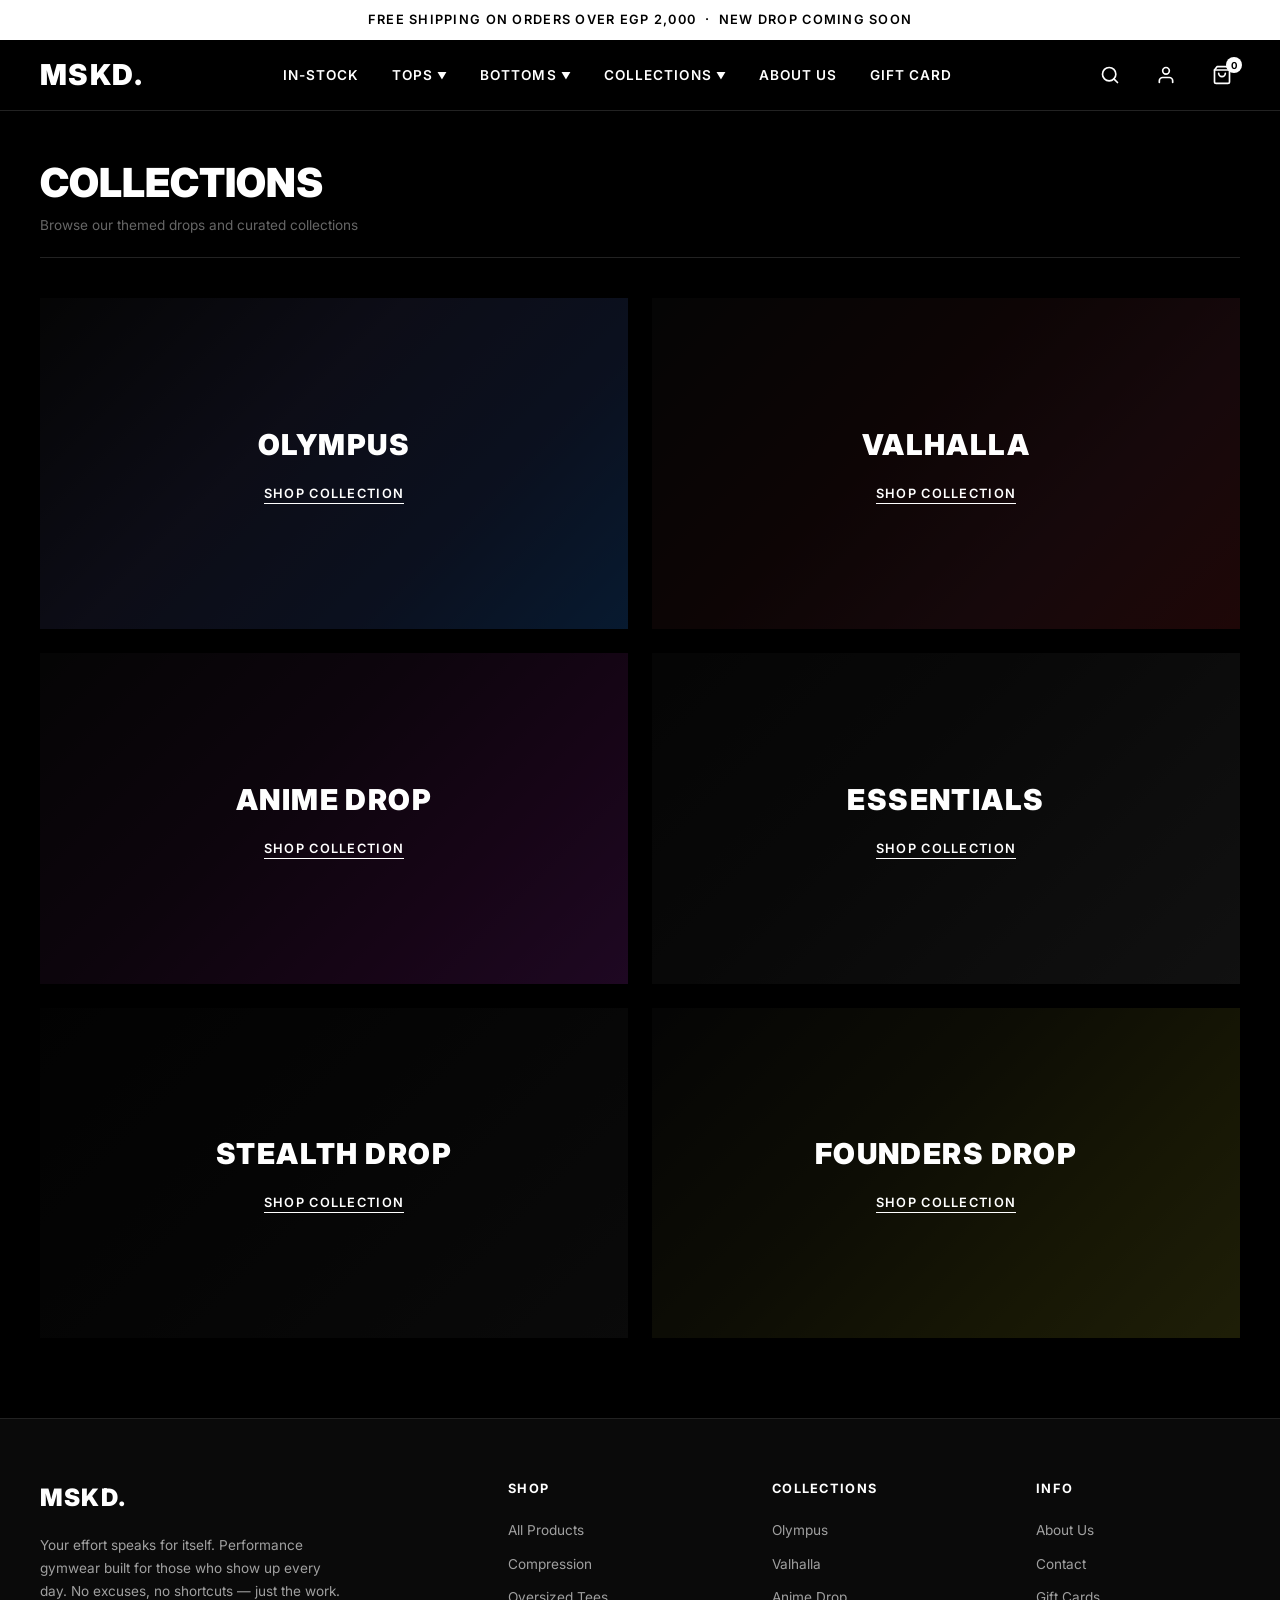
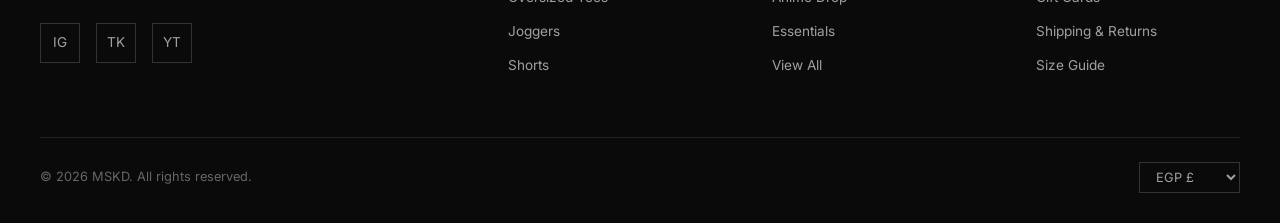
<file: collections.html>
<!DOCTYPE html>
<html lang="en">

<head>
    <meta charset="UTF-8">
    <meta name="viewport" content="width=device-width, initial-scale=1.0">
    <title>Collections — MSKD.</title>
    <link rel="stylesheet" href="styles.css">
    <link rel="preconnect" href="https://fonts.googleapis.com">
    <link href="https://fonts.googleapis.com/css2?family=Inter:wght@300;400;500;600;700;800;900&display=swap"
        rel="stylesheet">
</head>

<body>

    <!-- Announcement Bar -->
    <div class="announcement-bar">
        Free shipping on orders over EGP 2,000 &nbsp;·&nbsp; New drop coming soon
    </div>

    <!-- Navigation -->
    <header class="nav-wrapper">
        <nav class="nav">
            <div class="nav-logo">
                <a href="index.html">MSKD.</a>
            </div>

            <ul class="nav-links">
                <li><a href="shop.html">In-Stock</a></li>
                <li>
                    <a href="#">Tops <span class="chevron">▼</span></a>
                    <div class="dropdown">
                        <a href="collection-detail.html?cat=compression">Compression</a>
                        <a href="collection-detail.html?cat=oversized-tees">Oversized Tees</a>
                        <a href="collection-detail.html?cat=tank-tops">Tank Tops</a>
                        <a href="collection-detail.html?cat=mesh-jerseys">Mesh Jerseys</a>
                        <a href="collection-detail.html?cat=hoodies">Hoodies</a>
                        <a href="collection-detail.html?cat=sweatshirts">Sweatshirts</a>
                    </div>
                </li>
                <li>
                    <a href="#">Bottoms <span class="chevron">▼</span></a>
                    <div class="dropdown">
                        <a href="collection-detail.html?cat=joggers">Joggers</a>
                        <a href="collection-detail.html?cat=shorts">Shorts</a>
                        <a href="collection-detail.html?cat=cargo">Cargo Pants</a>
                    </div>
                </li>
                <li>
                    <a href="#">Collections <span class="chevron">▼</span></a>
                    <div class="dropdown">
                        <a href="collection-detail.html?col=olympus">Olympus Collection</a>
                        <a href="collection-detail.html?col=valhalla">Valhalla Collection</a>
                        <a href="collection-detail.html?col=anime">Anime Drop</a>
                        <a href="collection-detail.html?col=essentials">Essentials</a>
                        <a href="collection-detail.html?col=stealth">Stealth Drop</a>
                        <a href="collections.html">View All Collections</a>
                    </div>
                </li>
                <li><a href="about.html">About Us</a></li>
                <li><a href="gift-card.html">Gift Card</a></li>
            </ul>

            <div class="nav-icons">
                <button class="nav-icon" onclick="openSearch()" aria-label="Search">
                    <svg width="20" height="20" viewBox="0 0 24 24" fill="none" stroke="currentColor" stroke-width="2"
                        stroke-linecap="round" stroke-linejoin="round">
                        <circle cx="11" cy="11" r="8" />
                        <line x1="21" y1="21" x2="16.65" y2="16.65" />
                    </svg>
                </button>
                <a href="#" class="nav-icon" aria-label="Account">
                    <svg width="20" height="20" viewBox="0 0 24 24" fill="none" stroke="currentColor" stroke-width="2"
                        stroke-linecap="round" stroke-linejoin="round">
                        <path d="M20 21v-2a4 4 0 0 0-4-4H8a4 4 0 0 0-4 4v2" />
                        <circle cx="12" cy="7" r="4" />
                    </svg>
                </a>
                <a href="cart.html" class="nav-icon" aria-label="Cart">
                    <svg width="20" height="20" viewBox="0 0 24 24" fill="none" stroke="currentColor" stroke-width="2"
                        stroke-linecap="round" stroke-linejoin="round">
                        <path d="M6 2L3 6v14a2 2 0 0 0 2 2h14a2 2 0 0 0 2-2V6l-3-4z" />
                        <line x1="3" y1="6" x2="21" y2="6" />
                        <path d="M16 10a4 4 0 0 1-8 0" />
                    </svg>
                    <span class="cart-count">0</span>
                </a>
                <button class="nav-toggle" aria-label="Menu">☰</button>
            </div>
        </nav>
    </header>

    <!-- Search Overlay -->
    <div class="search-overlay" id="searchOverlay">
        <div class="search-overlay-inner">
            <input type="text" placeholder="Search products...">
        </div>
        <button class="search-overlay-close" onclick="closeSearch()">✕</button>
    </div>

    <!-- Collections Page -->
    <main class="collections-page">
        <div class="container">

            <div class="shop-header">
                <div>
                    <h1 class="shop-title">Collections</h1>
                    <p class="shop-count">Browse our themed drops and curated collections</p>
                </div>
            </div>

            <div class="collections-grid">

                <!-- Olympus -->
                <a href="collection-detail.html?col=olympus" class="collection-card">
                    <div class="collection-card-bg"
                        style="background: linear-gradient(135deg, #0a0a0a 0%, #1a1a2e 40%, #16213e 70%, #0f3460 100%);">
                    </div>
                    <div class="collection-card-overlay"></div>
                    <div class="collection-card-content">
                        <h2 class="collection-card-name">Olympus</h2>
                        <span class="collection-card-cta">Shop Collection</span>
                    </div>
                </a>

                <!-- Valhalla -->
                <a href="collection-detail.html?col=valhalla" class="collection-card">
                    <div class="collection-card-bg"
                        style="background: linear-gradient(135deg, #0a0a0a 0%, #1a0a0a 40%, #2d1117 70%, #3d0f0f 100%);">
                    </div>
                    <div class="collection-card-overlay"></div>
                    <div class="collection-card-content">
                        <h2 class="collection-card-name">Valhalla</h2>
                        <span class="collection-card-cta">Shop Collection</span>
                    </div>
                </a>

                <!-- Anime Drop -->
                <a href="collection-detail.html?col=anime" class="collection-card">
                    <div class="collection-card-bg"
                        style="background: linear-gradient(135deg, #0a0a0a 0%, #1a0a1a 40%, #2d0a2d 70%, #3d1045 100%);">
                    </div>
                    <div class="collection-card-overlay"></div>
                    <div class="collection-card-content">
                        <h2 class="collection-card-name">Anime Drop</h2>
                        <span class="collection-card-cta">Shop Collection</span>
                    </div>
                </a>

                <!-- Essentials -->
                <a href="collection-detail.html?col=essentials" class="collection-card">
                    <div class="collection-card-bg"
                        style="background: linear-gradient(135deg, #0a0a0a 0%, #111 40%, #1a1a1a 70%, #222 100%);">
                    </div>
                    <div class="collection-card-overlay"></div>
                    <div class="collection-card-content">
                        <h2 class="collection-card-name">Essentials</h2>
                        <span class="collection-card-cta">Shop Collection</span>
                    </div>
                </a>

                <!-- Stealth Drop -->
                <a href="collection-detail.html?col=stealth" class="collection-card">
                    <div class="collection-card-bg"
                        style="background: linear-gradient(135deg, #050505 0%, #0a0a0a 40%, #0f0f0f 70%, #141414 100%);">
                    </div>
                    <div class="collection-card-overlay"></div>
                    <div class="collection-card-content">
                        <h2 class="collection-card-name">Stealth Drop</h2>
                        <span class="collection-card-cta">Shop Collection</span>
                    </div>
                </a>

                <!-- Founders Drop -->
                <a href="collection-detail.html?col=founders" class="collection-card">
                    <div class="collection-card-bg"
                        style="background: linear-gradient(135deg, #0a0a0a 0%, #1a1a0a 40%, #2d2d0a 70%, #3d3d0f 100%);">
                    </div>
                    <div class="collection-card-overlay"></div>
                    <div class="collection-card-content">
                        <h2 class="collection-card-name">Founders Drop</h2>
                        <span class="collection-card-cta">Shop Collection</span>
                    </div>
                </a>

            </div>

        </div>
    </main>

    <!-- Footer -->
    <footer class="footer">
        <div class="container">
            <div class="footer-inner">
                <div class="footer-brand">
                    <h3>MSKD.</h3>
                    <p>Your effort speaks for itself. Performance gymwear built for those who show up every day. No
                        excuses, no shortcuts — just the work.</p>
                    <div class="footer-socials">
                        <a href="#" class="footer-social-link" aria-label="Instagram">IG</a>
                        <a href="#" class="footer-social-link" aria-label="TikTok">TK</a>
                        <a href="#" class="footer-social-link" aria-label="YouTube">YT</a>
                    </div>
                </div>
                <div class="footer-column">
                    <h4>Shop</h4>
                    <a href="shop.html">All Products</a>
                    <a href="collection-detail.html?cat=compression">Compression</a>
                    <a href="collection-detail.html?cat=oversized-tees">Oversized Tees</a>
                    <a href="collection-detail.html?cat=joggers">Joggers</a>
                    <a href="collection-detail.html?cat=shorts">Shorts</a>
                </div>
                <div class="footer-column">
                    <h4>Collections</h4>
                    <a href="collection-detail.html?col=olympus">Olympus</a>
                    <a href="collection-detail.html?col=valhalla">Valhalla</a>
                    <a href="collection-detail.html?col=anime">Anime Drop</a>
                    <a href="collection-detail.html?col=essentials">Essentials</a>
                    <a href="collections.html">View All</a>
                </div>
                <div class="footer-column">
                    <h4>Info</h4>
                    <a href="about.html">About Us</a>
                    <a href="contact.html">Contact</a>
                    <a href="gift-card.html">Gift Cards</a>
                    <a href="#">Shipping & Returns</a>
                    <a href="#">Size Guide</a>
                </div>
            </div>
            <div class="footer-bottom">
                <p class="footer-copyright">© 2026 MSKD. All rights reserved.</p>
                <div class="footer-currency">
                    <select>
                        <option>EGP £</option>
                        <option>AED د.إ</option>
                        <option>USD $</option>
                        <option>SAR ر.س</option>
                    </select>
                </div>
            </div>
        </div>
    </footer>

    <script>
        function openSearch() {
            document.getElementById('searchOverlay').classList.add('active');
            document.querySelector('.search-overlay input').focus();
        }
        function closeSearch() {
            document.getElementById('searchOverlay').classList.remove('active');
        }
        document.addEventListener('keydown', (e) => {
            if (e.key === 'Escape') closeSearch();
        });
    </script>

</body>

</html>
</file>
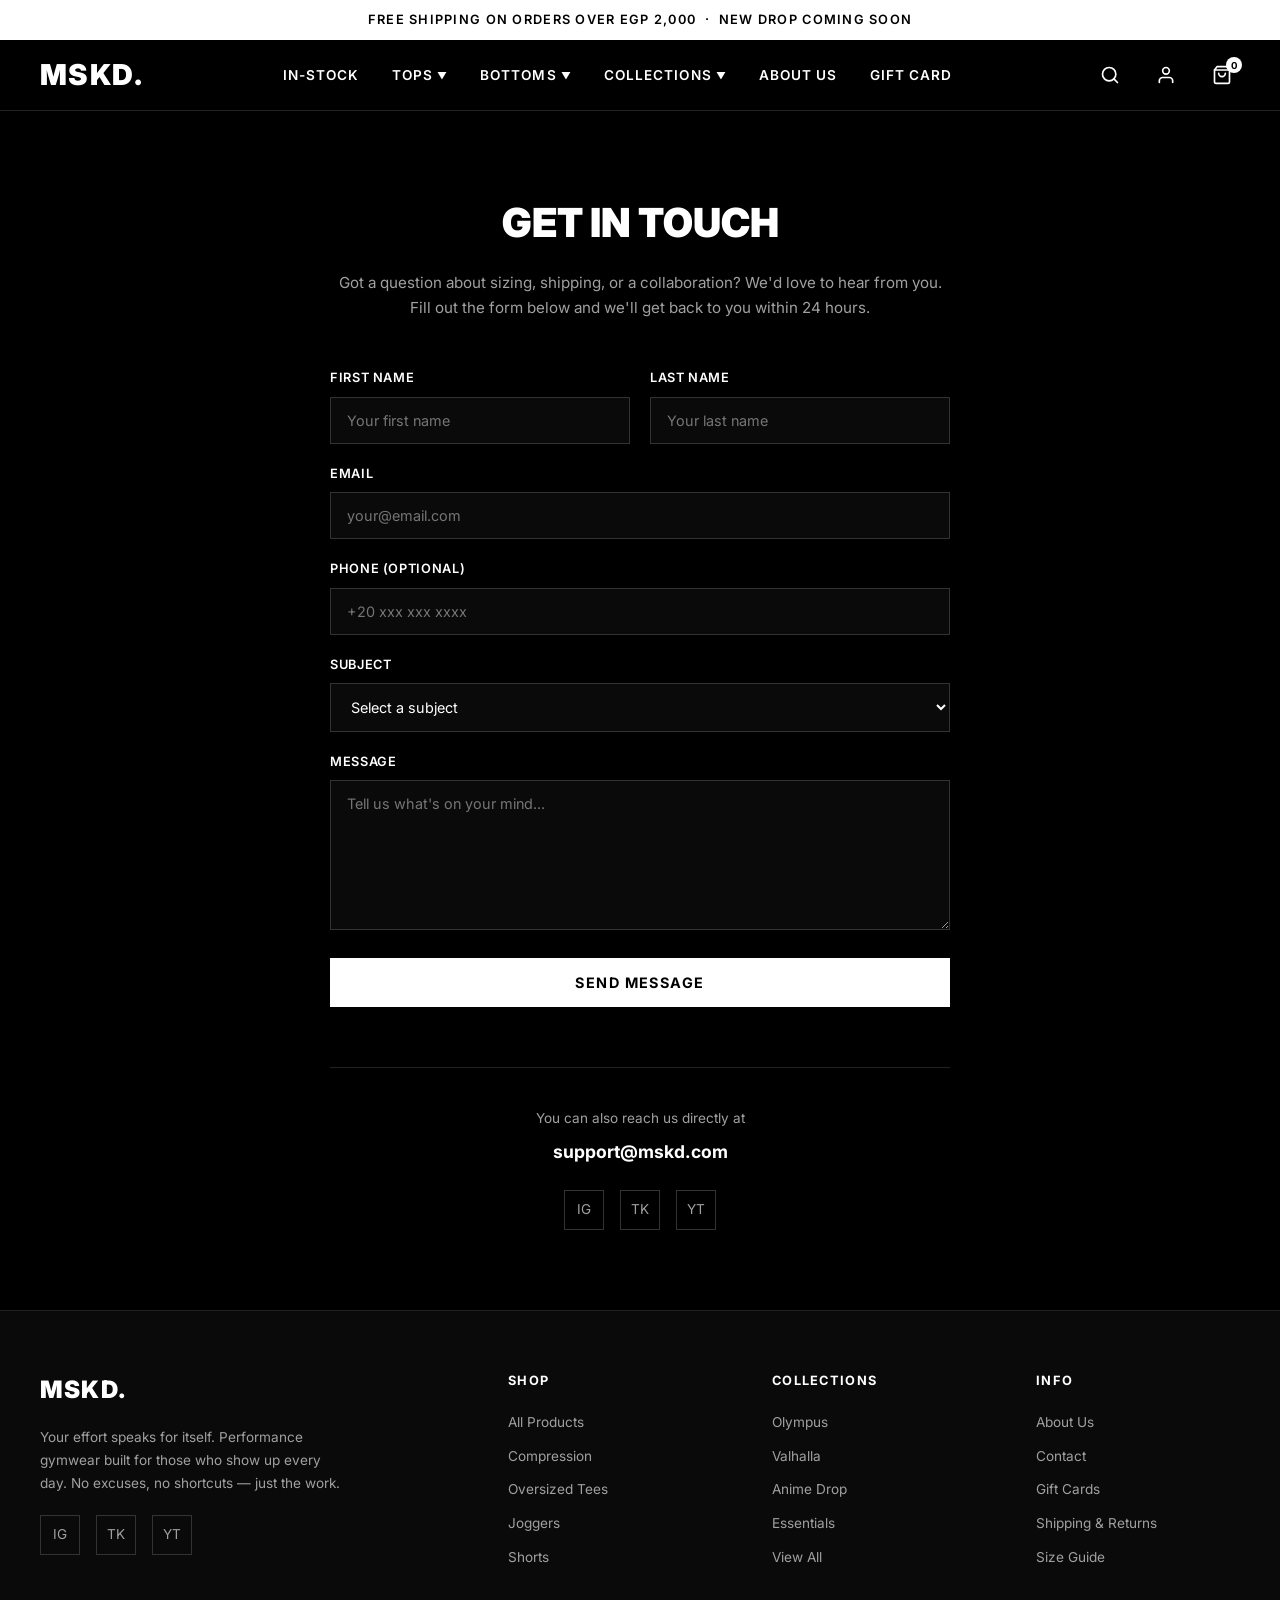
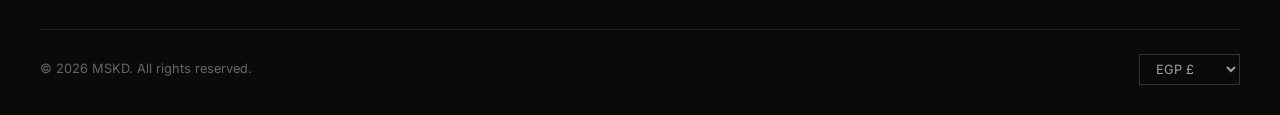
<file: contact.html>
<!DOCTYPE html>
<html lang="en">

<head>
    <meta charset="UTF-8">
    <meta name="viewport" content="width=device-width, initial-scale=1.0">
    <title>Contact — MSKD.</title>
    <link rel="stylesheet" href="styles.css">
    <link rel="preconnect" href="https://fonts.googleapis.com">
    <link href="https://fonts.googleapis.com/css2?family=Inter:wght@300;400;500;600;700;800;900&display=swap"
        rel="stylesheet">
</head>

<body>

    <!-- Announcement Bar -->
    <div class="announcement-bar">
        Free shipping on orders over EGP 2,000 &nbsp;·&nbsp; New drop coming soon
    </div>

    <!-- Navigation -->
    <header class="nav-wrapper">
        <nav class="nav">
            <div class="nav-logo"><a href="index.html">MSKD.</a></div>
            <ul class="nav-links">
                <li><a href="shop.html">In-Stock</a></li>
                <li>
                    <a href="#">Tops <span class="chevron">▼</span></a>
                    <div class="dropdown">
                        <a href="collection-detail.html?cat=compression">Compression</a>
                        <a href="collection-detail.html?cat=oversized-tees">Oversized Tees</a>
                        <a href="collection-detail.html?cat=tank-tops">Tank Tops</a>
                        <a href="collection-detail.html?cat=mesh-jerseys">Mesh Jerseys</a>
                        <a href="collection-detail.html?cat=hoodies">Hoodies</a>
                        <a href="collection-detail.html?cat=sweatshirts">Sweatshirts</a>
                    </div>
                </li>
                <li>
                    <a href="#">Bottoms <span class="chevron">▼</span></a>
                    <div class="dropdown">
                        <a href="collection-detail.html?cat=joggers">Joggers</a>
                        <a href="collection-detail.html?cat=shorts">Shorts</a>
                        <a href="collection-detail.html?cat=cargo">Cargo Pants</a>
                    </div>
                </li>
                <li>
                    <a href="#">Collections <span class="chevron">▼</span></a>
                    <div class="dropdown">
                        <a href="collection-detail.html?col=olympus">Olympus Collection</a>
                        <a href="collection-detail.html?col=valhalla">Valhalla Collection</a>
                        <a href="collection-detail.html?col=anime">Anime Drop</a>
                        <a href="collection-detail.html?col=essentials">Essentials</a>
                        <a href="collection-detail.html?col=stealth">Stealth Drop</a>
                        <a href="collections.html">View All Collections</a>
                    </div>
                </li>
                <li><a href="about.html">About Us</a></li>
                <li><a href="gift-card.html">Gift Card</a></li>
            </ul>
            <div class="nav-icons">
                <button class="nav-icon" onclick="openSearch()" aria-label="Search">
                    <svg width="20" height="20" viewBox="0 0 24 24" fill="none" stroke="currentColor" stroke-width="2"
                        stroke-linecap="round" stroke-linejoin="round">
                        <circle cx="11" cy="11" r="8" />
                        <line x1="21" y1="21" x2="16.65" y2="16.65" />
                    </svg>
                </button>
                <a href="#" class="nav-icon" aria-label="Account">
                    <svg width="20" height="20" viewBox="0 0 24 24" fill="none" stroke="currentColor" stroke-width="2"
                        stroke-linecap="round" stroke-linejoin="round">
                        <path d="M20 21v-2a4 4 0 0 0-4-4H8a4 4 0 0 0-4 4v2" />
                        <circle cx="12" cy="7" r="4" />
                    </svg>
                </a>
                <a href="cart.html" class="nav-icon" aria-label="Cart">
                    <svg width="20" height="20" viewBox="0 0 24 24" fill="none" stroke="currentColor" stroke-width="2"
                        stroke-linecap="round" stroke-linejoin="round">
                        <path d="M6 2L3 6v14a2 2 0 0 0 2 2h14a2 2 0 0 0 2-2V6l-3-4z" />
                        <line x1="3" y1="6" x2="21" y2="6" />
                        <path d="M16 10a4 4 0 0 1-8 0" />
                    </svg>
                    <span class="cart-count">0</span>
                </a>
                <button class="nav-toggle" aria-label="Menu">☰</button>
            </div>
        </nav>
    </header>

    <!-- Search Overlay -->
    <div class="search-overlay" id="searchOverlay">
        <div class="search-overlay-inner">
            <input type="text" placeholder="Search products...">
        </div>
        <button class="search-overlay-close" onclick="closeSearch()">✕</button>
    </div>

    <!-- Contact Page -->
    <main class="contact-page">
        <div class="container">

            <h1>Get In Touch</h1>
            <p class="contact-intro">Got a question about sizing, shipping, or a collaboration? We'd love to hear from
                you. Fill out the form below and we'll get back to you within 24 hours.</p>

            <div class="contact-form">

                <div class="form-row">
                    <div class="form-group">
                        <label for="firstName">First Name</label>
                        <input type="text" id="firstName" placeholder="Your first name">
                    </div>
                    <div class="form-group">
                        <label for="lastName">Last Name</label>
                        <input type="text" id="lastName" placeholder="Your last name">
                    </div>
                </div>

                <div class="form-group">
                    <label for="email">Email</label>
                    <input type="email" id="email" placeholder="your@email.com">
                </div>

                <div class="form-group">
                    <label for="phone">Phone (Optional)</label>
                    <input type="tel" id="phone" placeholder="+20 xxx xxx xxxx">
                </div>

                <div class="form-group">
                    <label for="subject">Subject</label>
                    <select id="subject">
                        <option value="">Select a subject</option>
                        <option value="order">Order Inquiry</option>
                        <option value="sizing">Sizing Help</option>
                        <option value="shipping">Shipping & Returns</option>
                        <option value="wholesale">Wholesale / Bulk</option>
                        <option value="collab">Collaboration</option>
                        <option value="other">Other</option>
                    </select>
                </div>

                <div class="form-group">
                    <label for="message">Message</label>
                    <textarea id="message" placeholder="Tell us what's on your mind..."></textarea>
                </div>

                <button class="btn-submit" type="button">Send Message</button>

            </div>

            <!-- Contact Info -->
            <div style="margin-top: 60px; padding-top: 40px; border-top: 1px solid var(--border); text-align: center;">
                <p style="font-size: 0.85rem; color: var(--text-secondary); margin-bottom: 8px;">You can also reach us
                    directly at</p>
                <p style="font-size: 1.1rem; font-weight: 700; margin-bottom: 24px;">support@mskd.com</p>
                <div style="display: flex; justify-content: center; gap: 16px;">
                    <a href="#" class="footer-social-link" aria-label="Instagram">IG</a>
                    <a href="#" class="footer-social-link" aria-label="TikTok">TK</a>
                    <a href="#" class="footer-social-link" aria-label="YouTube">YT</a>
                </div>
            </div>

        </div>
    </main>

    <!-- Footer -->
    <footer class="footer">
        <div class="container">
            <div class="footer-inner">
                <div class="footer-brand">
                    <h3>MSKD.</h3>
                    <p>Your effort speaks for itself. Performance gymwear built for those who show up every day. No
                        excuses, no shortcuts — just the work.</p>
                    <div class="footer-socials">
                        <a href="#" class="footer-social-link" aria-label="Instagram">IG</a>
                        <a href="#" class="footer-social-link" aria-label="TikTok">TK</a>
                        <a href="#" class="footer-social-link" aria-label="YouTube">YT</a>
                    </div>
                </div>
                <div class="footer-column">
                    <h4>Shop</h4>
                    <a href="shop.html">All Products</a>
                    <a href="collection-detail.html?cat=compression">Compression</a>
                    <a href="collection-detail.html?cat=oversized-tees">Oversized Tees</a>
                    <a href="collection-detail.html?cat=joggers">Joggers</a>
                    <a href="collection-detail.html?cat=shorts">Shorts</a>
                </div>
                <div class="footer-column">
                    <h4>Collections</h4>
                    <a href="collection-detail.html?col=olympus">Olympus</a>
                    <a href="collection-detail.html?col=valhalla">Valhalla</a>
                    <a href="collection-detail.html?col=anime">Anime Drop</a>
                    <a href="collection-detail.html?col=essentials">Essentials</a>
                    <a href="collections.html">View All</a>
                </div>
                <div class="footer-column">
                    <h4>Info</h4>
                    <a href="about.html">About Us</a>
                    <a href="contact.html">Contact</a>
                    <a href="gift-card.html">Gift Cards</a>
                    <a href="#">Shipping & Returns</a>
                    <a href="#">Size Guide</a>
                </div>
            </div>
            <div class="footer-bottom">
                <p class="footer-copyright">© 2026 MSKD. All rights reserved.</p>
                <div class="footer-currency">
                    <select>
                        <option>EGP £</option>
                        <option>AED د.إ</option>
                        <option>USD $</option>
                        <option>SAR ر.س</option>
                    </select>
                </div>
            </div>
        </div>
    </footer>

    <script>
        function openSearch() {
            document.getElementById('searchOverlay').classList.add('active');
            document.querySelector('.search-overlay input').focus();
        }
        function closeSearch() {
            document.getElementById('searchOverlay').classList.remove('active');
        }
        document.addEventListener('keydown', (e) => { if (e.key === 'Escape') closeSearch(); });
    </script>

</body>

</html>
</file>
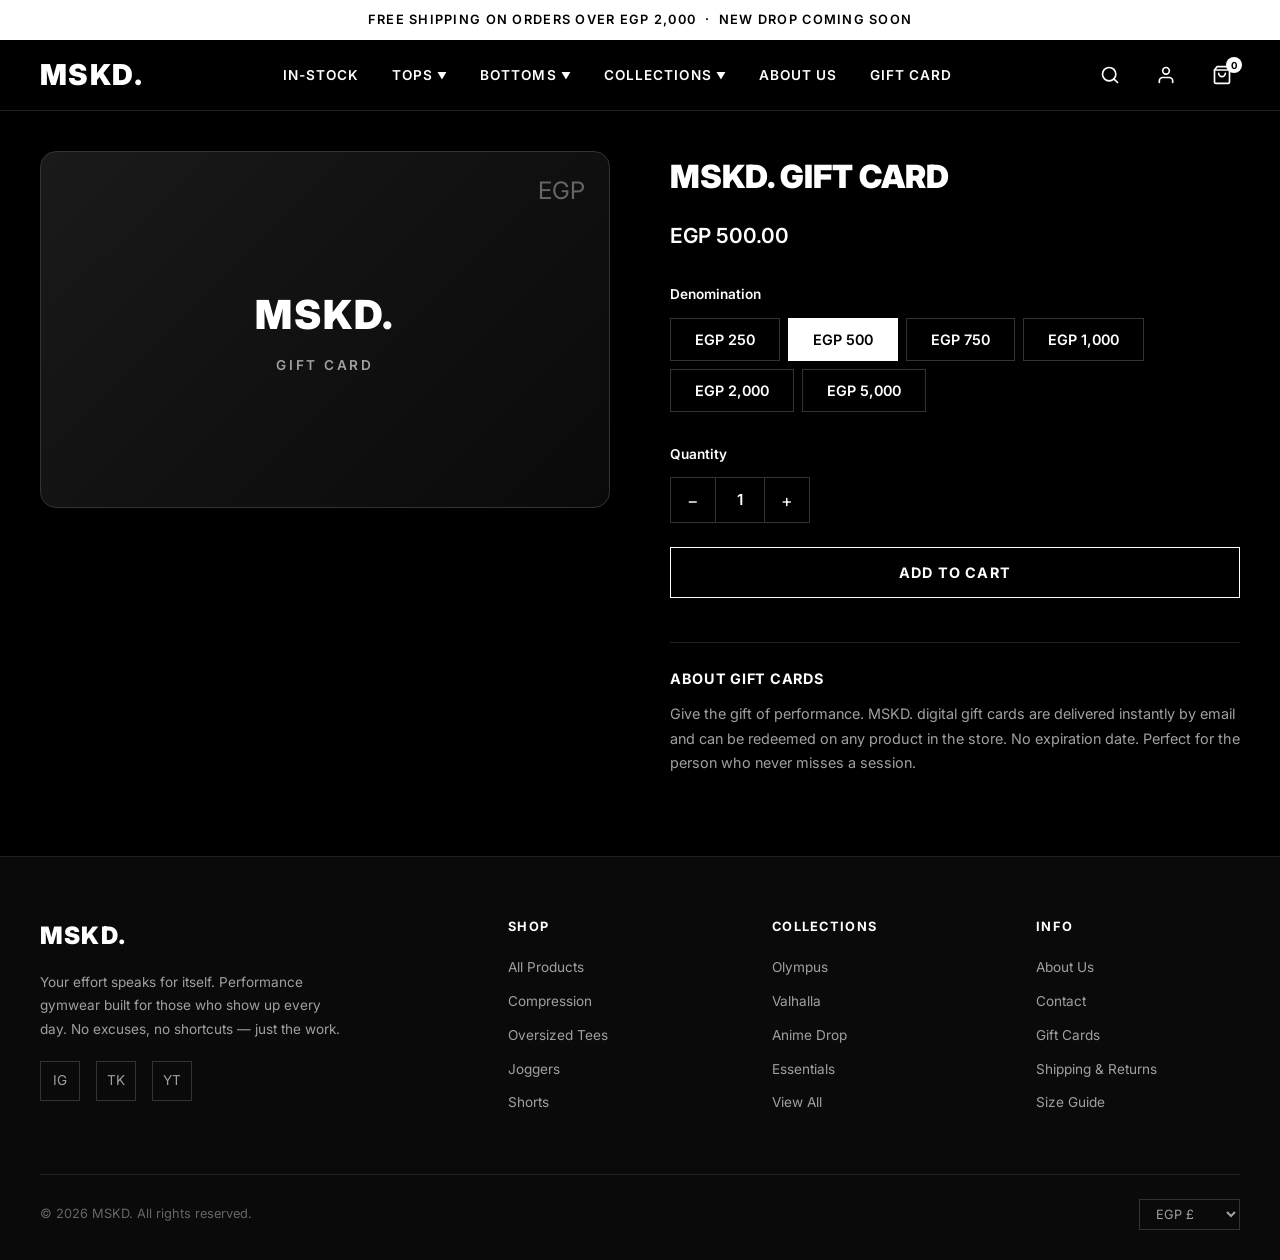
<file: gift-card.html>
<!DOCTYPE html>
<html lang="en">

<head>
    <meta charset="UTF-8">
    <meta name="viewport" content="width=device-width, initial-scale=1.0">
    <title>Gift Card — MSKD.</title>
    <link rel="stylesheet" href="styles.css">
    <link rel="preconnect" href="https://fonts.googleapis.com">
    <link href="https://fonts.googleapis.com/css2?family=Inter:wght@300;400;500;600;700;800;900&display=swap"
        rel="stylesheet">
</head>

<body>

    <!-- Announcement Bar -->
    <div class="announcement-bar">
        Free shipping on orders over EGP 2,000 &nbsp;·&nbsp; New drop coming soon
    </div>

    <!-- Navigation -->
    <header class="nav-wrapper">
        <nav class="nav">
            <div class="nav-logo"><a href="index.html">MSKD.</a></div>
            <ul class="nav-links">
                <li><a href="shop.html">In-Stock</a></li>
                <li>
                    <a href="#">Tops <span class="chevron">▼</span></a>
                    <div class="dropdown">
                        <a href="collection-detail.html?cat=compression">Compression</a>
                        <a href="collection-detail.html?cat=oversized-tees">Oversized Tees</a>
                        <a href="collection-detail.html?cat=tank-tops">Tank Tops</a>
                        <a href="collection-detail.html?cat=mesh-jerseys">Mesh Jerseys</a>
                        <a href="collection-detail.html?cat=hoodies">Hoodies</a>
                        <a href="collection-detail.html?cat=sweatshirts">Sweatshirts</a>
                    </div>
                </li>
                <li>
                    <a href="#">Bottoms <span class="chevron">▼</span></a>
                    <div class="dropdown">
                        <a href="collection-detail.html?cat=joggers">Joggers</a>
                        <a href="collection-detail.html?cat=shorts">Shorts</a>
                        <a href="collection-detail.html?cat=cargo">Cargo Pants</a>
                    </div>
                </li>
                <li>
                    <a href="#">Collections <span class="chevron">▼</span></a>
                    <div class="dropdown">
                        <a href="collection-detail.html?col=olympus">Olympus Collection</a>
                        <a href="collection-detail.html?col=valhalla">Valhalla Collection</a>
                        <a href="collection-detail.html?col=anime">Anime Drop</a>
                        <a href="collection-detail.html?col=essentials">Essentials</a>
                        <a href="collection-detail.html?col=stealth">Stealth Drop</a>
                        <a href="collections.html">View All Collections</a>
                    </div>
                </li>
                <li><a href="about.html">About Us</a></li>
                <li><a href="gift-card.html">Gift Card</a></li>
            </ul>
            <div class="nav-icons">
                <button class="nav-icon" onclick="openSearch()" aria-label="Search">
                    <svg width="20" height="20" viewBox="0 0 24 24" fill="none" stroke="currentColor" stroke-width="2"
                        stroke-linecap="round" stroke-linejoin="round">
                        <circle cx="11" cy="11" r="8" />
                        <line x1="21" y1="21" x2="16.65" y2="16.65" />
                    </svg>
                </button>
                <a href="#" class="nav-icon" aria-label="Account">
                    <svg width="20" height="20" viewBox="0 0 24 24" fill="none" stroke="currentColor" stroke-width="2"
                        stroke-linecap="round" stroke-linejoin="round">
                        <path d="M20 21v-2a4 4 0 0 0-4-4H8a4 4 0 0 0-4 4v2" />
                        <circle cx="12" cy="7" r="4" />
                    </svg>
                </a>
                <a href="cart.html" class="nav-icon" aria-label="Cart">
                    <svg width="20" height="20" viewBox="0 0 24 24" fill="none" stroke="currentColor" stroke-width="2"
                        stroke-linecap="round" stroke-linejoin="round">
                        <path d="M6 2L3 6v14a2 2 0 0 0 2 2h14a2 2 0 0 0 2-2V6l-3-4z" />
                        <line x1="3" y1="6" x2="21" y2="6" />
                        <path d="M16 10a4 4 0 0 1-8 0" />
                    </svg>
                    <span class="cart-count">0</span>
                </a>
                <button class="nav-toggle" aria-label="Menu">☰</button>
            </div>
        </nav>
    </header>

    <!-- Search Overlay -->
    <div class="search-overlay" id="searchOverlay">
        <div class="search-overlay-inner">
            <input type="text" placeholder="Search products...">
        </div>
        <button class="search-overlay-close" onclick="closeSearch()">✕</button>
    </div>

    <!-- Gift Card Page -->
    <main class="giftcard-page">
        <div class="container">
            <div class="giftcard-inner">

                <!-- Gift Card Image -->
                <div class="giftcard-image">
                    <span class="giftcard-dollar">EGP</span>
                    <div class="giftcard-image-inner">
                        <div class="giftcard-image-logo">MSKD.</div>
                        <div class="giftcard-image-sub">Gift Card</div>
                    </div>
                </div>

                <!-- Gift Card Details -->
                <div class="giftcard-details">
                    <h1>MSKD. Gift Card</h1>
                    <p class="giftcard-price" id="giftcardPrice">EGP 500.00</p>

                    <p class="denomination-label">Denomination</p>
                    <div class="denomination-options">
                        <button class="denomination-btn" onclick="selectDenom(this, 250)">EGP 250</button>
                        <button class="denomination-btn active" onclick="selectDenom(this, 500)">EGP 500</button>
                        <button class="denomination-btn" onclick="selectDenom(this, 750)">EGP 750</button>
                        <button class="denomination-btn" onclick="selectDenom(this, 1000)">EGP 1,000</button>
                        <button class="denomination-btn" onclick="selectDenom(this, 2000)">EGP 2,000</button>
                        <button class="denomination-btn" onclick="selectDenom(this, 5000)">EGP 5,000</button>
                    </div>

                    <p class="quantity-label">Quantity</p>
                    <div class="quantity-selector">
                        <button class="qty-btn" onclick="changeQty(-1)">−</button>
                        <div class="qty-value" id="qtyValue">1</div>
                        <button class="qty-btn" onclick="changeQty(1)">+</button>
                    </div>

                    <button class="btn-add-to-cart">Add to Cart</button>

                    <div class="product-description">
                        <h3>About Gift Cards</h3>
                        <p>Give the gift of performance. MSKD. digital gift cards are delivered instantly by email and
                            can be redeemed on any product in the store. No expiration date. Perfect for the person who
                            never misses a session.</p>
                    </div>
                </div>

            </div>
        </div>
    </main>

    <!-- Footer -->
    <footer class="footer">
        <div class="container">
            <div class="footer-inner">
                <div class="footer-brand">
                    <h3>MSKD.</h3>
                    <p>Your effort speaks for itself. Performance gymwear built for those who show up every day. No
                        excuses, no shortcuts — just the work.</p>
                    <div class="footer-socials">
                        <a href="#" class="footer-social-link" aria-label="Instagram">IG</a>
                        <a href="#" class="footer-social-link" aria-label="TikTok">TK</a>
                        <a href="#" class="footer-social-link" aria-label="YouTube">YT</a>
                    </div>
                </div>
                <div class="footer-column">
                    <h4>Shop</h4>
                    <a href="shop.html">All Products</a>
                    <a href="collection-detail.html?cat=compression">Compression</a>
                    <a href="collection-detail.html?cat=oversized-tees">Oversized Tees</a>
                    <a href="collection-detail.html?cat=joggers">Joggers</a>
                    <a href="collection-detail.html?cat=shorts">Shorts</a>
                </div>
                <div class="footer-column">
                    <h4>Collections</h4>
                    <a href="collection-detail.html?col=olympus">Olympus</a>
                    <a href="collection-detail.html?col=valhalla">Valhalla</a>
                    <a href="collection-detail.html?col=anime">Anime Drop</a>
                    <a href="collection-detail.html?col=essentials">Essentials</a>
                    <a href="collections.html">View All</a>
                </div>
                <div class="footer-column">
                    <h4>Info</h4>
                    <a href="about.html">About Us</a>
                    <a href="contact.html">Contact</a>
                    <a href="gift-card.html">Gift Cards</a>
                    <a href="#">Shipping & Returns</a>
                    <a href="#">Size Guide</a>
                </div>
            </div>
            <div class="footer-bottom">
                <p class="footer-copyright">© 2026 MSKD. All rights reserved.</p>
                <div class="footer-currency">
                    <select>
                        <option>EGP £</option>
                        <option>AED د.إ</option>
                        <option>USD $</option>
                        <option>SAR ر.س</option>
                    </select>
                </div>
            </div>
        </div>
    </footer>

    <script>
        // Denomination selector
        function selectDenom(btn, value) {
            document.querySelectorAll('.denomination-btn').forEach(b => b.classList.remove('active'));
            btn.classList.add('active');
            const formatted = value >= 1000 ? 'EGP ' + value.toLocaleString() + '.00' : 'EGP ' + value + '.00';
            document.getElementById('giftcardPrice').textContent = formatted;
        }

        // Quantity
        let qty = 1;
        function changeQty(delta) {
            qty = Math.max(1, qty + delta);
            document.getElementById('qtyValue').textContent = qty;
        }

        // Search
        function openSearch() {
            document.getElementById('searchOverlay').classList.add('active');
            document.querySelector('.search-overlay input').focus();
        }
        function closeSearch() {
            document.getElementById('searchOverlay').classList.remove('active');
        }
        document.addEventListener('keydown', (e) => { if (e.key === 'Escape') closeSearch(); });
    </script>

</body>

</html>
</file>
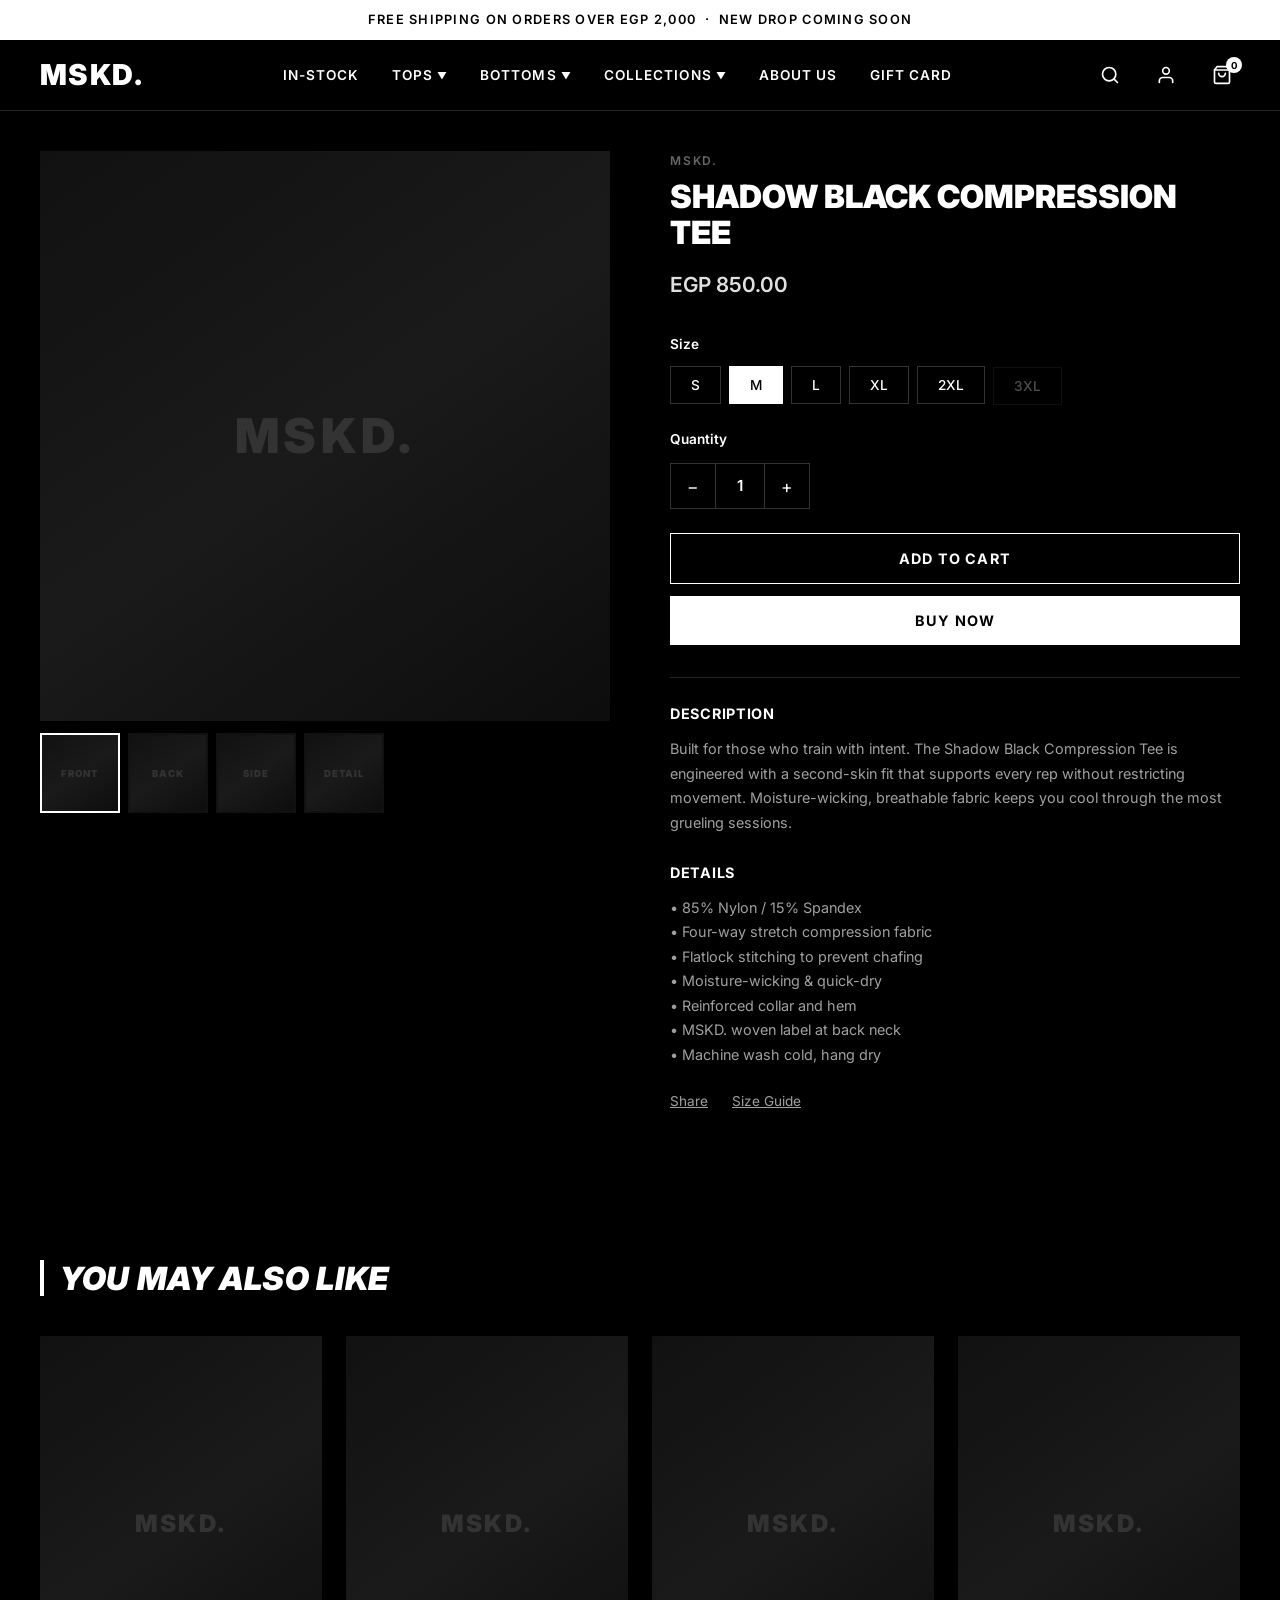
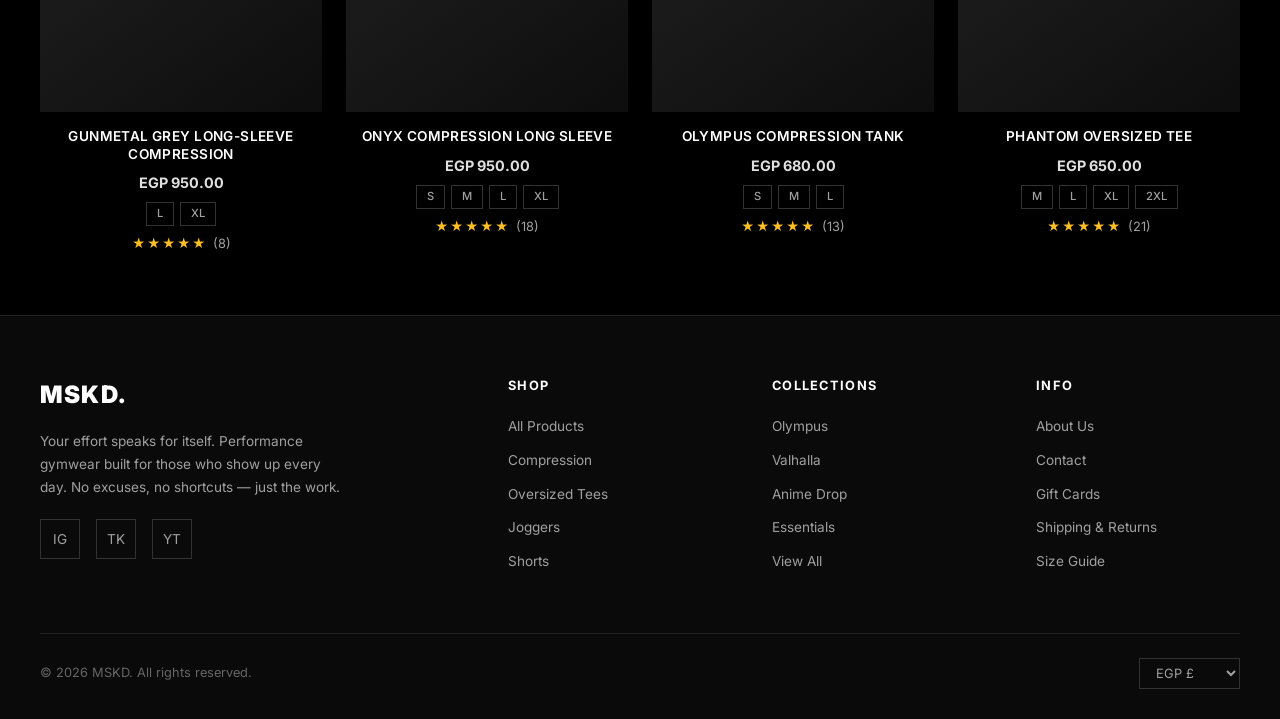
<file: product.html>
<!DOCTYPE html>
<html lang="en">

<head>
    <meta charset="UTF-8">
    <meta name="viewport" content="width=device-width, initial-scale=1.0">
    <title>Shadow Black Compression Tee — MSKD.</title>
    <link rel="stylesheet" href="styles.css">
    <link rel="preconnect" href="https://fonts.googleapis.com">
    <link href="https://fonts.googleapis.com/css2?family=Inter:wght@300;400;500;600;700;800;900&display=swap"
        rel="stylesheet">
</head>

<body>

    <!-- Announcement Bar -->
    <div class="announcement-bar">
        Free shipping on orders over EGP 2,000 &nbsp;·&nbsp; New drop coming soon
    </div>

    <!-- Navigation -->
    <header class="nav-wrapper">
        <nav class="nav">
            <div class="nav-logo">
                <a href="index.html">MSKD.</a>
            </div>

            <ul class="nav-links">
                <li><a href="shop.html">In-Stock</a></li>
                <li>
                    <a href="#">Tops <span class="chevron">▼</span></a>
                    <div class="dropdown">
                        <a href="collection-detail.html?cat=compression">Compression</a>
                        <a href="collection-detail.html?cat=oversized-tees">Oversized Tees</a>
                        <a href="collection-detail.html?cat=tank-tops">Tank Tops</a>
                        <a href="collection-detail.html?cat=mesh-jerseys">Mesh Jerseys</a>
                        <a href="collection-detail.html?cat=hoodies">Hoodies</a>
                        <a href="collection-detail.html?cat=sweatshirts">Sweatshirts</a>
                    </div>
                </li>
                <li>
                    <a href="#">Bottoms <span class="chevron">▼</span></a>
                    <div class="dropdown">
                        <a href="collection-detail.html?cat=joggers">Joggers</a>
                        <a href="collection-detail.html?cat=shorts">Shorts</a>
                        <a href="collection-detail.html?cat=cargo">Cargo Pants</a>
                    </div>
                </li>
                <li>
                    <a href="#">Collections <span class="chevron">▼</span></a>
                    <div class="dropdown">
                        <a href="collection-detail.html?col=olympus">Olympus Collection</a>
                        <a href="collection-detail.html?col=valhalla">Valhalla Collection</a>
                        <a href="collection-detail.html?col=anime">Anime Drop</a>
                        <a href="collection-detail.html?col=essentials">Essentials</a>
                        <a href="collection-detail.html?col=stealth">Stealth Drop</a>
                        <a href="collections.html">View All Collections</a>
                    </div>
                </li>
                <li><a href="about.html">About Us</a></li>
                <li><a href="gift-card.html">Gift Card</a></li>
            </ul>

            <div class="nav-icons">
                <button class="nav-icon" onclick="openSearch()" aria-label="Search">
                    <svg width="20" height="20" viewBox="0 0 24 24" fill="none" stroke="currentColor" stroke-width="2"
                        stroke-linecap="round" stroke-linejoin="round">
                        <circle cx="11" cy="11" r="8" />
                        <line x1="21" y1="21" x2="16.65" y2="16.65" />
                    </svg>
                </button>
                <a href="#" class="nav-icon" aria-label="Account">
                    <svg width="20" height="20" viewBox="0 0 24 24" fill="none" stroke="currentColor" stroke-width="2"
                        stroke-linecap="round" stroke-linejoin="round">
                        <path d="M20 21v-2a4 4 0 0 0-4-4H8a4 4 0 0 0-4 4v2" />
                        <circle cx="12" cy="7" r="4" />
                    </svg>
                </a>
                <a href="cart.html" class="nav-icon" aria-label="Cart">
                    <svg width="20" height="20" viewBox="0 0 24 24" fill="none" stroke="currentColor" stroke-width="2"
                        stroke-linecap="round" stroke-linejoin="round">
                        <path d="M6 2L3 6v14a2 2 0 0 0 2 2h14a2 2 0 0 0 2-2V6l-3-4z" />
                        <line x1="3" y1="6" x2="21" y2="6" />
                        <path d="M16 10a4 4 0 0 1-8 0" />
                    </svg>
                    <span class="cart-count">0</span>
                </a>
                <button class="nav-toggle" aria-label="Menu">☰</button>
            </div>
        </nav>
    </header>

    <!-- Search Overlay -->
    <div class="search-overlay" id="searchOverlay">
        <div class="search-overlay-inner">
            <input type="text" placeholder="Search products...">
        </div>
        <button class="search-overlay-close" onclick="closeSearch()">✕</button>
    </div>

    <!-- Product Page -->
    <main class="product-page">
        <div class="container">
            <div class="product-page-inner">

                <!-- Left: Image Gallery -->
                <div class="product-gallery">
                    <div class="product-gallery-main">
                        <div class="product-image-placeholder" style="font-size: 3rem;">MSKD.</div>
                    </div>
                    <div class="product-gallery-thumbs">
                        <div class="product-gallery-thumb active">
                            <div class="product-image-placeholder" style="font-size: 0.6rem;">FRONT</div>
                        </div>
                        <div class="product-gallery-thumb">
                            <div class="product-image-placeholder" style="font-size: 0.6rem;">BACK</div>
                        </div>
                        <div class="product-gallery-thumb">
                            <div class="product-image-placeholder" style="font-size: 0.6rem;">SIDE</div>
                        </div>
                        <div class="product-gallery-thumb">
                            <div class="product-image-placeholder" style="font-size: 0.6rem;">DETAIL</div>
                        </div>
                    </div>
                </div>

                <!-- Right: Product Details -->
                <div class="product-details">
                    <p class="product-brand">MSKD.</p>
                    <h1 class="product-title">Shadow Black Compression Tee</h1>
                    <p class="product-price">EGP 850.00</p>

                    <p class="size-label">Size</p>
                    <div class="size-options">
                        <button class="size-btn">S</button>
                        <button class="size-btn active">M</button>
                        <button class="size-btn">L</button>
                        <button class="size-btn">XL</button>
                        <button class="size-btn">2XL</button>
                        <button class="size-btn disabled">3XL</button>
                    </div>

                    <p class="quantity-label">Quantity</p>
                    <div class="quantity-selector">
                        <button class="qty-btn" onclick="changeQty(-1)">−</button>
                        <div class="qty-value" id="qtyValue">1</div>
                        <button class="qty-btn" onclick="changeQty(1)">+</button>
                    </div>

                    <button class="btn-add-to-cart">Add to Cart</button>
                    <button class="btn-buy-now">Buy Now</button>

                    <div class="product-description">
                        <h3>Description</h3>
                        <p>Built for those who train with intent. The Shadow Black Compression Tee is engineered with a
                            second-skin fit that supports every rep without restricting movement. Moisture-wicking,
                            breathable fabric keeps you cool through the most grueling sessions.</p>
                        <br>
                        <h3>Details</h3>
                        <p>
                            • 85% Nylon / 15% Spandex<br>
                            • Four-way stretch compression fabric<br>
                            • Flatlock stitching to prevent chafing<br>
                            • Moisture-wicking &amp; quick-dry<br>
                            • Reinforced collar and hem<br>
                            • MSKD. woven label at back neck<br>
                            • Machine wash cold, hang dry
                        </p>
                    </div>

                    <div class="product-meta">
                        <a href="#">Share</a>
                        <a href="#">Size Guide</a>
                    </div>
                </div>

            </div>
        </div>
    </main>

    <!-- You May Also Like -->
    <section class="product-section">
        <div class="container">
            <div class="section-header">
                <h2>You May Also Like</h2>
            </div>
            <div class="product-grid">

                <a href="product.html" class="product-card">
                    <div class="product-image">
                        <div class="product-image-placeholder">MSKD.</div>
                    </div>
                    <div class="product-info">
                        <h3 class="product-name">Gunmetal Grey Long-Sleeve Compression</h3>
                        <p class="product-price">EGP 950.00</p>
                        <div class="product-sizes">
                            <span class="size-pill">L</span>
                            <span class="size-pill">XL</span>
                        </div>
                        <div class="product-rating">
                            <span class="stars">★★★★★</span>
                            <span>(8)</span>
                        </div>
                    </div>
                </a>

                <a href="product.html" class="product-card">
                    <div class="product-image">
                        <div class="product-image-placeholder">MSKD.</div>
                    </div>
                    <div class="product-info">
                        <h3 class="product-name">Onyx Compression Long Sleeve</h3>
                        <p class="product-price">EGP 950.00</p>
                        <div class="product-sizes">
                            <span class="size-pill">S</span>
                            <span class="size-pill">M</span>
                            <span class="size-pill">L</span>
                            <span class="size-pill">XL</span>
                        </div>
                        <div class="product-rating">
                            <span class="stars">★★★★★</span>
                            <span>(18)</span>
                        </div>
                    </div>
                </a>

                <a href="product.html" class="product-card">
                    <div class="product-image">
                        <div class="product-image-placeholder">MSKD.</div>
                    </div>
                    <div class="product-info">
                        <h3 class="product-name">Olympus Compression Tank</h3>
                        <p class="product-price">EGP 680.00</p>
                        <div class="product-sizes">
                            <span class="size-pill">S</span>
                            <span class="size-pill">M</span>
                            <span class="size-pill">L</span>
                        </div>
                        <div class="product-rating">
                            <span class="stars">★★★★★</span>
                            <span>(13)</span>
                        </div>
                    </div>
                </a>

                <a href="product.html" class="product-card">
                    <div class="product-image">
                        <div class="product-image-placeholder">MSKD.</div>
                    </div>
                    <div class="product-info">
                        <h3 class="product-name">Phantom Oversized Tee</h3>
                        <p class="product-price">EGP 650.00</p>
                        <div class="product-sizes">
                            <span class="size-pill">M</span>
                            <span class="size-pill">L</span>
                            <span class="size-pill">XL</span>
                            <span class="size-pill">2XL</span>
                        </div>
                        <div class="product-rating">
                            <span class="stars">★★★★★</span>
                            <span>(21)</span>
                        </div>
                    </div>
                </a>

            </div>
        </div>
    </section>

    <!-- Footer -->
    <footer class="footer">
        <div class="container">
            <div class="footer-inner">
                <div class="footer-brand">
                    <h3>MSKD.</h3>
                    <p>Your effort speaks for itself. Performance gymwear built for those who show up every day. No
                        excuses, no shortcuts — just the work.</p>
                    <div class="footer-socials">
                        <a href="#" class="footer-social-link" aria-label="Instagram">IG</a>
                        <a href="#" class="footer-social-link" aria-label="TikTok">TK</a>
                        <a href="#" class="footer-social-link" aria-label="YouTube">YT</a>
                    </div>
                </div>
                <div class="footer-column">
                    <h4>Shop</h4>
                    <a href="shop.html">All Products</a>
                    <a href="collection-detail.html?cat=compression">Compression</a>
                    <a href="collection-detail.html?cat=oversized-tees">Oversized Tees</a>
                    <a href="collection-detail.html?cat=joggers">Joggers</a>
                    <a href="collection-detail.html?cat=shorts">Shorts</a>
                </div>
                <div class="footer-column">
                    <h4>Collections</h4>
                    <a href="collection-detail.html?col=olympus">Olympus</a>
                    <a href="collection-detail.html?col=valhalla">Valhalla</a>
                    <a href="collection-detail.html?col=anime">Anime Drop</a>
                    <a href="collection-detail.html?col=essentials">Essentials</a>
                    <a href="collections.html">View All</a>
                </div>
                <div class="footer-column">
                    <h4>Info</h4>
                    <a href="about.html">About Us</a>
                    <a href="contact.html">Contact</a>
                    <a href="gift-card.html">Gift Cards</a>
                    <a href="#">Shipping & Returns</a>
                    <a href="#">Size Guide</a>
                </div>
            </div>
            <div class="footer-bottom">
                <p class="footer-copyright">© 2026 MSKD. All rights reserved.</p>
                <div class="footer-currency">
                    <select>
                        <option>EGP £</option>
                        <option>AED د.إ</option>
                        <option>USD $</option>
                        <option>SAR ر.س</option>
                    </select>
                </div>
            </div>
        </div>
    </footer>

    <script>
        // Quantity Selector
        let qty = 1;
        function changeQty(delta) {
            qty = Math.max(1, qty + delta);
            document.getElementById('qtyValue').textContent = qty;
        }

        // Size Selector
        document.querySelectorAll('.product-details .size-btn:not(.disabled)').forEach(btn => {
            btn.addEventListener('click', () => {
                document.querySelectorAll('.product-details .size-btn').forEach(b => b.classList.remove('active'));
                btn.classList.add('active');
            });
        });

        // Thumbnail selector
        document.querySelectorAll('.product-gallery-thumb').forEach(thumb => {
            thumb.addEventListener('click', () => {
                document.querySelectorAll('.product-gallery-thumb').forEach(t => t.classList.remove('active'));
                thumb.classList.add('active');
            });
        });

        // Search
        function openSearch() {
            document.getElementById('searchOverlay').classList.add('active');
            document.querySelector('.search-overlay input').focus();
        }
        function closeSearch() {
            document.getElementById('searchOverlay').classList.remove('active');
        }
        document.addEventListener('keydown', (e) => {
            if (e.key === 'Escape') closeSearch();
        });
    </script>

</body>

</html>
</file>
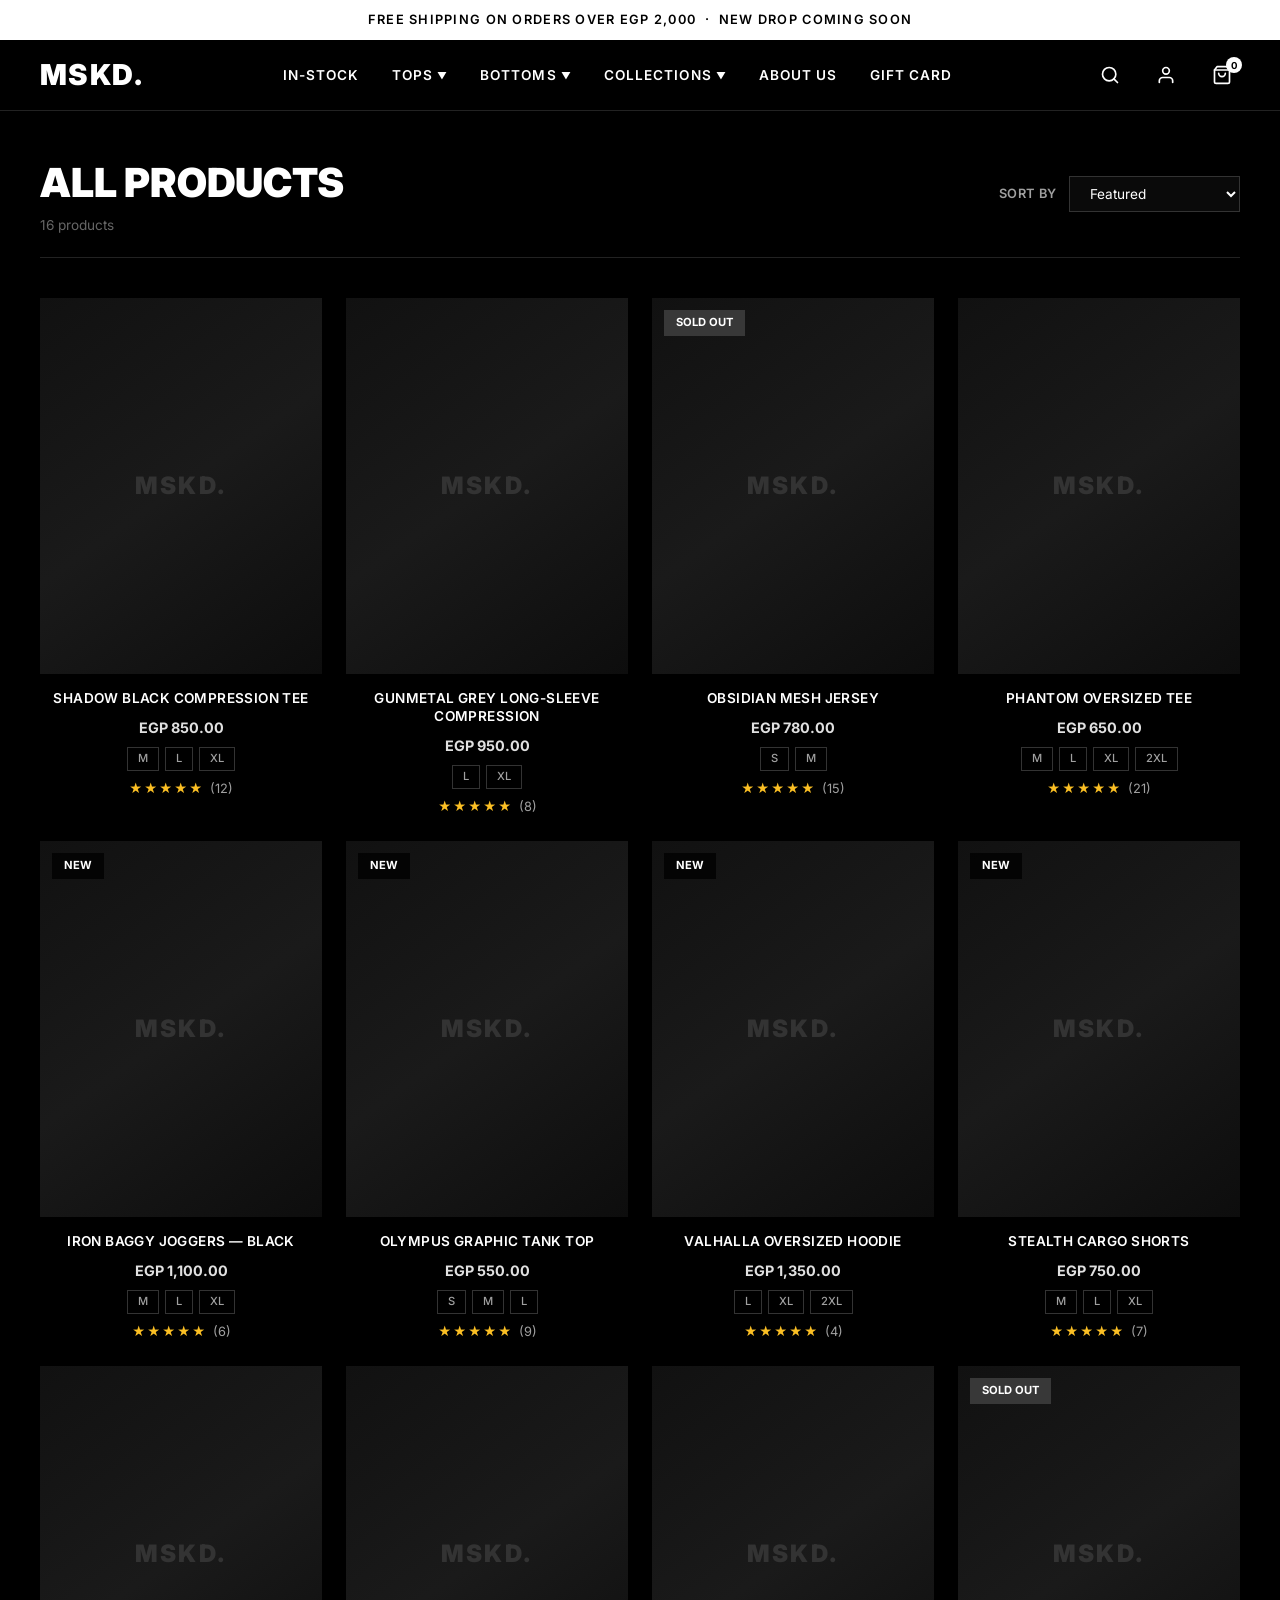
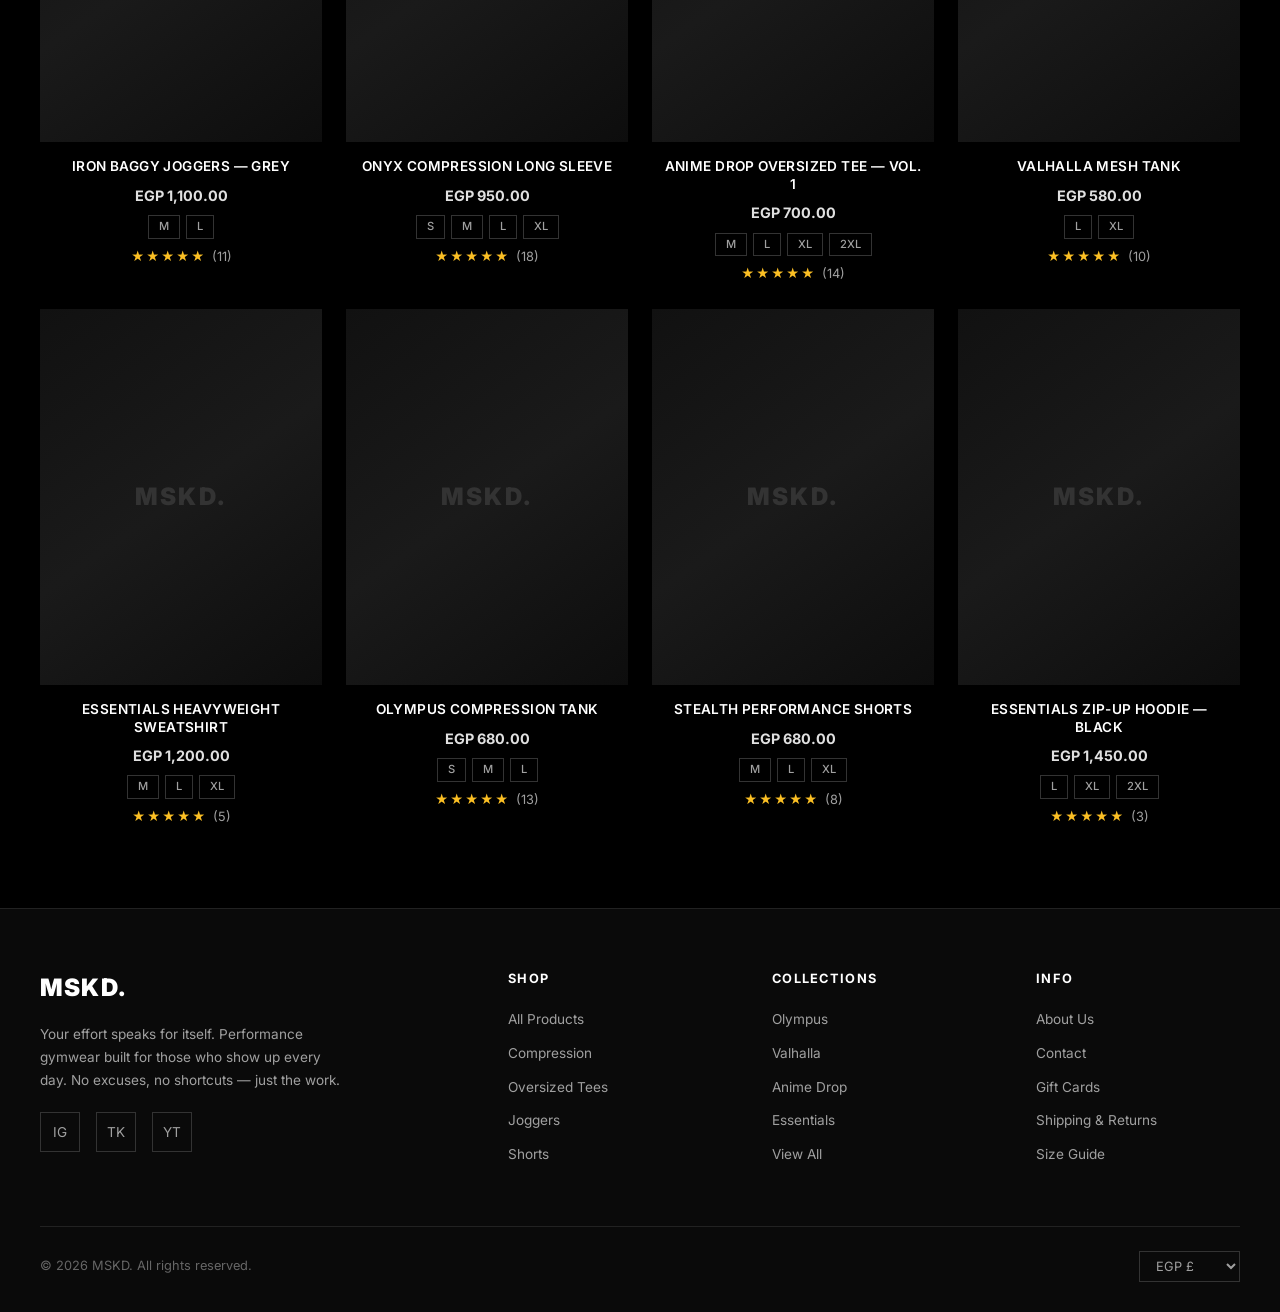
<file: shop.html>
<!DOCTYPE html>
<html lang="en">

<head>
    <meta charset="UTF-8">
    <meta name="viewport" content="width=device-width, initial-scale=1.0">
    <title>Shop All — MSKD.</title>
    <link rel="stylesheet" href="styles.css">
    <link rel="preconnect" href="https://fonts.googleapis.com">
    <link href="https://fonts.googleapis.com/css2?family=Inter:wght@300;400;500;600;700;800;900&display=swap"
        rel="stylesheet">
</head>

<body>

    <!-- Announcement Bar -->
    <div class="announcement-bar">
        Free shipping on orders over EGP 2,000 &nbsp;·&nbsp; New drop coming soon
    </div>

    <!-- Navigation -->
    <header class="nav-wrapper">
        <nav class="nav">
            <div class="nav-logo">
                <a href="index.html">MSKD.</a>
            </div>

            <ul class="nav-links">
                <li><a href="shop.html">In-Stock</a></li>
                <li>
                    <a href="#">Tops <span class="chevron">▼</span></a>
                    <div class="dropdown">
                        <a href="collection-detail.html?cat=compression">Compression</a>
                        <a href="collection-detail.html?cat=oversized-tees">Oversized Tees</a>
                        <a href="collection-detail.html?cat=tank-tops">Tank Tops</a>
                        <a href="collection-detail.html?cat=mesh-jerseys">Mesh Jerseys</a>
                        <a href="collection-detail.html?cat=hoodies">Hoodies</a>
                        <a href="collection-detail.html?cat=sweatshirts">Sweatshirts</a>
                    </div>
                </li>
                <li>
                    <a href="#">Bottoms <span class="chevron">▼</span></a>
                    <div class="dropdown">
                        <a href="collection-detail.html?cat=joggers">Joggers</a>
                        <a href="collection-detail.html?cat=shorts">Shorts</a>
                        <a href="collection-detail.html?cat=cargo">Cargo Pants</a>
                    </div>
                </li>
                <li>
                    <a href="#">Collections <span class="chevron">▼</span></a>
                    <div class="dropdown">
                        <a href="collection-detail.html?col=olympus">Olympus Collection</a>
                        <a href="collection-detail.html?col=valhalla">Valhalla Collection</a>
                        <a href="collection-detail.html?col=anime">Anime Drop</a>
                        <a href="collection-detail.html?col=essentials">Essentials</a>
                        <a href="collection-detail.html?col=stealth">Stealth Drop</a>
                        <a href="collections.html">View All Collections</a>
                    </div>
                </li>
                <li><a href="about.html">About Us</a></li>
                <li><a href="gift-card.html">Gift Card</a></li>
            </ul>

            <div class="nav-icons">
                <button class="nav-icon" onclick="openSearch()" aria-label="Search">
                    <svg width="20" height="20" viewBox="0 0 24 24" fill="none" stroke="currentColor" stroke-width="2"
                        stroke-linecap="round" stroke-linejoin="round">
                        <circle cx="11" cy="11" r="8" />
                        <line x1="21" y1="21" x2="16.65" y2="16.65" />
                    </svg>
                </button>
                <a href="#" class="nav-icon" aria-label="Account">
                    <svg width="20" height="20" viewBox="0 0 24 24" fill="none" stroke="currentColor" stroke-width="2"
                        stroke-linecap="round" stroke-linejoin="round">
                        <path d="M20 21v-2a4 4 0 0 0-4-4H8a4 4 0 0 0-4 4v2" />
                        <circle cx="12" cy="7" r="4" />
                    </svg>
                </a>
                <a href="cart.html" class="nav-icon" aria-label="Cart">
                    <svg width="20" height="20" viewBox="0 0 24 24" fill="none" stroke="currentColor" stroke-width="2"
                        stroke-linecap="round" stroke-linejoin="round">
                        <path d="M6 2L3 6v14a2 2 0 0 0 2 2h14a2 2 0 0 0 2-2V6l-3-4z" />
                        <line x1="3" y1="6" x2="21" y2="6" />
                        <path d="M16 10a4 4 0 0 1-8 0" />
                    </svg>
                    <span class="cart-count">0</span>
                </a>
                <button class="nav-toggle" aria-label="Menu">☰</button>
            </div>
        </nav>
    </header>

    <!-- Search Overlay -->
    <div class="search-overlay" id="searchOverlay">
        <div class="search-overlay-inner">
            <input type="text" placeholder="Search products...">
        </div>
        <button class="search-overlay-close" onclick="closeSearch()">✕</button>
    </div>

    <!-- Shop Page -->
    <main class="shop-page">
        <div class="container">

            <!-- Shop Header with Sort -->
            <div class="shop-header">
                <div>
                    <h1 class="shop-title">All Products</h1>
                    <p class="shop-count">16 products</p>
                </div>
                <div class="shop-sort">
                    <label for="sort">Sort by</label>
                    <select id="sort">
                        <option>Featured</option>
                        <option>Price: Low to High</option>
                        <option>Price: High to Low</option>
                        <option>Newest</option>
                        <option>Best Selling</option>
                    </select>
                </div>
            </div>

            <!-- Product Grid -->
            <div class="product-grid">

                <!-- Product 1 -->
                <a href="product.html" class="product-card">
                    <div class="product-image">
                        <div class="product-image-placeholder">MSKD.</div>
                    </div>
                    <div class="product-info">
                        <h3 class="product-name">Shadow Black Compression Tee</h3>
                        <p class="product-price">EGP 850.00</p>
                        <div class="product-sizes">
                            <span class="size-pill">M</span>
                            <span class="size-pill">L</span>
                            <span class="size-pill">XL</span>
                        </div>
                        <div class="product-rating">
                            <span class="stars">★★★★★</span>
                            <span>(12)</span>
                        </div>
                    </div>
                </a>

                <!-- Product 2 -->
                <a href="product.html" class="product-card">
                    <div class="product-image">
                        <div class="product-image-placeholder">MSKD.</div>
                    </div>
                    <div class="product-info">
                        <h3 class="product-name">Gunmetal Grey Long-Sleeve Compression</h3>
                        <p class="product-price">EGP 950.00</p>
                        <div class="product-sizes">
                            <span class="size-pill">L</span>
                            <span class="size-pill">XL</span>
                        </div>
                        <div class="product-rating">
                            <span class="stars">★★★★★</span>
                            <span>(8)</span>
                        </div>
                    </div>
                </a>

                <!-- Product 3 -->
                <a href="product.html" class="product-card">
                    <div class="product-image">
                        <div class="product-image-placeholder">MSKD.</div>
                        <span class="product-badge sold-out">Sold out</span>
                    </div>
                    <div class="product-info">
                        <h3 class="product-name">Obsidian Mesh Jersey</h3>
                        <p class="product-price">EGP 780.00</p>
                        <div class="product-sizes">
                            <span class="size-pill">S</span>
                            <span class="size-pill">M</span>
                        </div>
                        <div class="product-rating">
                            <span class="stars">★★★★★</span>
                            <span>(15)</span>
                        </div>
                    </div>
                </a>

                <!-- Product 4 -->
                <a href="product.html" class="product-card">
                    <div class="product-image">
                        <div class="product-image-placeholder">MSKD.</div>
                    </div>
                    <div class="product-info">
                        <h3 class="product-name">Phantom Oversized Tee</h3>
                        <p class="product-price">EGP 650.00</p>
                        <div class="product-sizes">
                            <span class="size-pill">M</span>
                            <span class="size-pill">L</span>
                            <span class="size-pill">XL</span>
                            <span class="size-pill">2XL</span>
                        </div>
                        <div class="product-rating">
                            <span class="stars">★★★★★</span>
                            <span>(21)</span>
                        </div>
                    </div>
                </a>

                <!-- Product 5 -->
                <a href="product.html" class="product-card">
                    <div class="product-image">
                        <div class="product-image-placeholder">MSKD.</div>
                        <span class="product-badge">New</span>
                    </div>
                    <div class="product-info">
                        <h3 class="product-name">Iron Baggy Joggers — Black</h3>
                        <p class="product-price">EGP 1,100.00</p>
                        <div class="product-sizes">
                            <span class="size-pill">M</span>
                            <span class="size-pill">L</span>
                            <span class="size-pill">XL</span>
                        </div>
                        <div class="product-rating">
                            <span class="stars">★★★★★</span>
                            <span>(6)</span>
                        </div>
                    </div>
                </a>

                <!-- Product 6 -->
                <a href="product.html" class="product-card">
                    <div class="product-image">
                        <div class="product-image-placeholder">MSKD.</div>
                        <span class="product-badge">New</span>
                    </div>
                    <div class="product-info">
                        <h3 class="product-name">Olympus Graphic Tank Top</h3>
                        <p class="product-price">EGP 550.00</p>
                        <div class="product-sizes">
                            <span class="size-pill">S</span>
                            <span class="size-pill">M</span>
                            <span class="size-pill">L</span>
                        </div>
                        <div class="product-rating">
                            <span class="stars">★★★★★</span>
                            <span>(9)</span>
                        </div>
                    </div>
                </a>

                <!-- Product 7 -->
                <a href="product.html" class="product-card">
                    <div class="product-image">
                        <div class="product-image-placeholder">MSKD.</div>
                        <span class="product-badge">New</span>
                    </div>
                    <div class="product-info">
                        <h3 class="product-name">Valhalla Oversized Hoodie</h3>
                        <p class="product-price">EGP 1,350.00</p>
                        <div class="product-sizes">
                            <span class="size-pill">L</span>
                            <span class="size-pill">XL</span>
                            <span class="size-pill">2XL</span>
                        </div>
                        <div class="product-rating">
                            <span class="stars">★★★★★</span>
                            <span>(4)</span>
                        </div>
                    </div>
                </a>

                <!-- Product 8 -->
                <a href="product.html" class="product-card">
                    <div class="product-image">
                        <div class="product-image-placeholder">MSKD.</div>
                        <span class="product-badge">New</span>
                    </div>
                    <div class="product-info">
                        <h3 class="product-name">Stealth Cargo Shorts</h3>
                        <p class="product-price">EGP 750.00</p>
                        <div class="product-sizes">
                            <span class="size-pill">M</span>
                            <span class="size-pill">L</span>
                            <span class="size-pill">XL</span>
                        </div>
                        <div class="product-rating">
                            <span class="stars">★★★★★</span>
                            <span>(7)</span>
                        </div>
                    </div>
                </a>

                <!-- Product 9 -->
                <a href="product.html" class="product-card">
                    <div class="product-image">
                        <div class="product-image-placeholder">MSKD.</div>
                    </div>
                    <div class="product-info">
                        <h3 class="product-name">Iron Baggy Joggers — Grey</h3>
                        <p class="product-price">EGP 1,100.00</p>
                        <div class="product-sizes">
                            <span class="size-pill">M</span>
                            <span class="size-pill">L</span>
                        </div>
                        <div class="product-rating">
                            <span class="stars">★★★★★</span>
                            <span>(11)</span>
                        </div>
                    </div>
                </a>

                <!-- Product 10 -->
                <a href="product.html" class="product-card">
                    <div class="product-image">
                        <div class="product-image-placeholder">MSKD.</div>
                    </div>
                    <div class="product-info">
                        <h3 class="product-name">Onyx Compression Long Sleeve</h3>
                        <p class="product-price">EGP 950.00</p>
                        <div class="product-sizes">
                            <span class="size-pill">S</span>
                            <span class="size-pill">M</span>
                            <span class="size-pill">L</span>
                            <span class="size-pill">XL</span>
                        </div>
                        <div class="product-rating">
                            <span class="stars">★★★★★</span>
                            <span>(18)</span>
                        </div>
                    </div>
                </a>

                <!-- Product 11 -->
                <a href="product.html" class="product-card">
                    <div class="product-image">
                        <div class="product-image-placeholder">MSKD.</div>
                    </div>
                    <div class="product-info">
                        <h3 class="product-name">Anime Drop Oversized Tee — Vol. 1</h3>
                        <p class="product-price">EGP 700.00</p>
                        <div class="product-sizes">
                            <span class="size-pill">M</span>
                            <span class="size-pill">L</span>
                            <span class="size-pill">XL</span>
                            <span class="size-pill">2XL</span>
                        </div>
                        <div class="product-rating">
                            <span class="stars">★★★★★</span>
                            <span>(14)</span>
                        </div>
                    </div>
                </a>

                <!-- Product 12 -->
                <a href="product.html" class="product-card">
                    <div class="product-image">
                        <div class="product-image-placeholder">MSKD.</div>
                        <span class="product-badge sold-out">Sold out</span>
                    </div>
                    <div class="product-info">
                        <h3 class="product-name">Valhalla Mesh Tank</h3>
                        <p class="product-price">EGP 580.00</p>
                        <div class="product-sizes">
                            <span class="size-pill">L</span>
                            <span class="size-pill">XL</span>
                        </div>
                        <div class="product-rating">
                            <span class="stars">★★★★★</span>
                            <span>(10)</span>
                        </div>
                    </div>
                </a>

                <!-- Product 13 -->
                <a href="product.html" class="product-card">
                    <div class="product-image">
                        <div class="product-image-placeholder">MSKD.</div>
                    </div>
                    <div class="product-info">
                        <h3 class="product-name">Essentials Heavyweight Sweatshirt</h3>
                        <p class="product-price">EGP 1,200.00</p>
                        <div class="product-sizes">
                            <span class="size-pill">M</span>
                            <span class="size-pill">L</span>
                            <span class="size-pill">XL</span>
                        </div>
                        <div class="product-rating">
                            <span class="stars">★★★★★</span>
                            <span>(5)</span>
                        </div>
                    </div>
                </a>

                <!-- Product 14 -->
                <a href="product.html" class="product-card">
                    <div class="product-image">
                        <div class="product-image-placeholder">MSKD.</div>
                    </div>
                    <div class="product-info">
                        <h3 class="product-name">Olympus Compression Tank</h3>
                        <p class="product-price">EGP 680.00</p>
                        <div class="product-sizes">
                            <span class="size-pill">S</span>
                            <span class="size-pill">M</span>
                            <span class="size-pill">L</span>
                        </div>
                        <div class="product-rating">
                            <span class="stars">★★★★★</span>
                            <span>(13)</span>
                        </div>
                    </div>
                </a>

                <!-- Product 15 -->
                <a href="product.html" class="product-card">
                    <div class="product-image">
                        <div class="product-image-placeholder">MSKD.</div>
                    </div>
                    <div class="product-info">
                        <h3 class="product-name">Stealth Performance Shorts</h3>
                        <p class="product-price">EGP 680.00</p>
                        <div class="product-sizes">
                            <span class="size-pill">M</span>
                            <span class="size-pill">L</span>
                            <span class="size-pill">XL</span>
                        </div>
                        <div class="product-rating">
                            <span class="stars">★★★★★</span>
                            <span>(8)</span>
                        </div>
                    </div>
                </a>

                <!-- Product 16 -->
                <a href="product.html" class="product-card">
                    <div class="product-image">
                        <div class="product-image-placeholder">MSKD.</div>
                    </div>
                    <div class="product-info">
                        <h3 class="product-name">Essentials Zip-Up Hoodie — Black</h3>
                        <p class="product-price">EGP 1,450.00</p>
                        <div class="product-sizes">
                            <span class="size-pill">L</span>
                            <span class="size-pill">XL</span>
                            <span class="size-pill">2XL</span>
                        </div>
                        <div class="product-rating">
                            <span class="stars">★★★★★</span>
                            <span>(3)</span>
                        </div>
                    </div>
                </a>

            </div>
        </div>
    </main>

    <!-- Footer -->
    <footer class="footer">
        <div class="container">
            <div class="footer-inner">
                <div class="footer-brand">
                    <h3>MSKD.</h3>
                    <p>Your effort speaks for itself. Performance gymwear built for those who show up every day. No
                        excuses, no shortcuts — just the work.</p>
                    <div class="footer-socials">
                        <a href="#" class="footer-social-link" aria-label="Instagram">IG</a>
                        <a href="#" class="footer-social-link" aria-label="TikTok">TK</a>
                        <a href="#" class="footer-social-link" aria-label="YouTube">YT</a>
                    </div>
                </div>
                <div class="footer-column">
                    <h4>Shop</h4>
                    <a href="shop.html">All Products</a>
                    <a href="collection-detail.html?cat=compression">Compression</a>
                    <a href="collection-detail.html?cat=oversized-tees">Oversized Tees</a>
                    <a href="collection-detail.html?cat=joggers">Joggers</a>
                    <a href="collection-detail.html?cat=shorts">Shorts</a>
                </div>
                <div class="footer-column">
                    <h4>Collections</h4>
                    <a href="collection-detail.html?col=olympus">Olympus</a>
                    <a href="collection-detail.html?col=valhalla">Valhalla</a>
                    <a href="collection-detail.html?col=anime">Anime Drop</a>
                    <a href="collection-detail.html?col=essentials">Essentials</a>
                    <a href="collections.html">View All</a>
                </div>
                <div class="footer-column">
                    <h4>Info</h4>
                    <a href="about.html">About Us</a>
                    <a href="contact.html">Contact</a>
                    <a href="gift-card.html">Gift Cards</a>
                    <a href="#">Shipping & Returns</a>
                    <a href="#">Size Guide</a>
                </div>
            </div>
            <div class="footer-bottom">
                <p class="footer-copyright">© 2026 MSKD. All rights reserved.</p>
                <div class="footer-currency">
                    <select>
                        <option>EGP £</option>
                        <option>AED د.إ</option>
                        <option>USD $</option>
                        <option>SAR ر.س</option>
                    </select>
                </div>
            </div>
        </div>
    </footer>

    <script>
        function openSearch() {
            document.getElementById('searchOverlay').classList.add('active');
            document.querySelector('.search-overlay input').focus();
        }
        function closeSearch() {
            document.getElementById('searchOverlay').classList.remove('active');
        }
        document.addEventListener('keydown', (e) => {
            if (e.key === 'Escape') closeSearch();
        });
    </script>

</body>

</html>
</file>
<file: styles.css>
/* ============================================
   MSKD. — Global Stylesheet
   Dark minimal gymwear aesthetic
   ============================================ */

*,
*::before,
*::after {
  margin: 0;
  padding: 0;
  box-sizing: border-box;
}

:root {
  --bg-primary: #000000;
  --bg-secondary: #0a0a0a;
  --bg-card: #111111;
  --bg-hover: #1a1a1a;
  --text-primary: #ffffff;
  --text-secondary: #a0a0a0;
  --text-muted: #666666;
  --accent: #ffffff;
  --accent-hover: #cccccc;
  --border: #222222;
  --border-light: #333333;
  --price-color: #e0e0e0;
  --font-main: 'Inter', -apple-system, BlinkMacSystemFont, 'Segoe UI', sans-serif;
  --max-width: 1400px;
  --nav-height: 70px;
  --transition: all 0.3s ease;
}

html {
  scroll-behavior: smooth;
  font-size: 16px;
}

body {
  font-family: var(--font-main);
  background: var(--bg-primary);
  color: var(--text-primary);
  line-height: 1.6;
  -webkit-font-smoothing: antialiased;
}

a {
  color: inherit;
  text-decoration: none;
  transition: var(--transition);
}

img {
  max-width: 100%;
  height: auto;
  display: block;
}

button {
  font-family: var(--font-main);
  cursor: pointer;
  border: none;
  outline: none;
}

ul,
ol {
  list-style: none;
}

.container {
  max-width: var(--max-width);
  margin: 0 auto;
  padding: 0 40px;
}

/* ============================================
     ANNOUNCEMENT BAR
     ============================================ */
.announcement-bar {
  background: var(--text-primary);
  color: var(--bg-primary);
  text-align: center;
  padding: 10px 20px;
  font-size: 0.8rem;
  font-weight: 600;
  letter-spacing: 0.1em;
  text-transform: uppercase;
}

/* ============================================
     NAVIGATION
     ============================================ */
.nav-wrapper {
  background: var(--bg-primary);
  border-bottom: 1px solid var(--border);
  position: sticky;
  top: 0;
  z-index: 1000;
}

.nav {
  display: flex;
  align-items: center;
  justify-content: space-between;
  height: var(--nav-height);
  max-width: var(--max-width);
  margin: 0 auto;
  padding: 0 40px;
}

.nav-logo a {
  font-size: 1.8rem;
  font-weight: 900;
  letter-spacing: 0.05em;
}

.nav-links {
  display: flex;
  align-items: center;
  gap: 32px;
}

.nav-links>li {
  position: relative;
}

.nav-links>li>a {
  font-size: 0.85rem;
  font-weight: 600;
  letter-spacing: 0.08em;
  text-transform: uppercase;
  padding: 8px 0;
  display: flex;
  align-items: center;
  gap: 4px;
}

.nav-links>li>a:hover {
  color: var(--text-secondary);
}

.nav-links>li>a .chevron {
  font-size: 0.6rem;
  transition: transform 0.2s ease;
}

/* Dropdown */
.dropdown {
  position: absolute;
  top: 100%;
  left: 0;
  background: var(--bg-secondary);
  border: 1px solid var(--border);
  min-width: 220px;
  padding: 12px 0;
  opacity: 0;
  visibility: hidden;
  transform: translateY(8px);
  transition: all 0.25s ease;
  z-index: 100;
}

.nav-links>li:hover .dropdown {
  opacity: 1;
  visibility: visible;
  transform: translateY(0);
}

.nav-links>li:hover>a .chevron {
  transform: rotate(180deg);
}

.dropdown a {
  display: block;
  padding: 8px 24px;
  font-size: 0.85rem;
  font-weight: 500;
  text-transform: uppercase;
  letter-spacing: 0.05em;
}

.dropdown a:hover {
  background: var(--bg-hover);
  color: var(--text-secondary);
}

/* Nav Icons */
.nav-icons {
  display: flex;
  align-items: center;
  gap: 20px;
}

.nav-icon {
  background: none;
  color: var(--text-primary);
  font-size: 1.1rem;
  padding: 8px;
  display: flex;
  align-items: center;
  justify-content: center;
  transition: var(--transition);
  position: relative;
}

.nav-icon:hover {
  color: var(--text-secondary);
}

.cart-count {
  position: absolute;
  top: 0;
  right: -2px;
  background: var(--text-primary);
  color: var(--bg-primary);
  font-size: 0.6rem;
  font-weight: 700;
  width: 16px;
  height: 16px;
  border-radius: 50%;
  display: flex;
  align-items: center;
  justify-content: center;
}

.nav-toggle {
  display: none;
  background: none;
  color: var(--text-primary);
  font-size: 1.5rem;
  padding: 8px;
}

/* ============================================
     HERO / SLIDESHOW
     ============================================ */
.hero {
  position: relative;
  width: 100%;
  height: 85vh;
  min-height: 500px;
  max-height: 800px;
  overflow: hidden;
  display: flex;
  align-items: center;
  justify-content: center;
}

.hero-slide {
  position: absolute;
  inset: 0;
  display: flex;
  align-items: center;
  justify-content: center;
  opacity: 0;
  transition: opacity 1s ease;
}

.hero-slide.active {
  opacity: 1;
}

.hero-bg {
  position: absolute;
  inset: 0;
  background-size: cover;
  background-position: center;
}

.hero-overlay {
  position: absolute;
  inset: 0;
  background: linear-gradient(to bottom, rgba(0, 0, 0, 0.3) 0%, rgba(0, 0, 0, 0.5) 50%, rgba(0, 0, 0, 0.8) 100%);
}

.hero-content {
  position: relative;
  z-index: 2;
  text-align: center;
  padding: 20px;
}

.hero-subtitle {
  font-size: 0.85rem;
  font-weight: 600;
  letter-spacing: 0.2em;
  text-transform: uppercase;
  color: var(--text-secondary);
  margin-bottom: 16px;
}

.hero-title {
  font-size: 3.5rem;
  font-weight: 900;
  letter-spacing: 0.02em;
  text-transform: uppercase;
  line-height: 1.1;
  margin-bottom: 24px;
}

.hero-cta {
  display: inline-block;
  background: var(--text-primary);
  color: var(--bg-primary);
  padding: 16px 48px;
  font-size: 0.85rem;
  font-weight: 700;
  letter-spacing: 0.15em;
  text-transform: uppercase;
  border-radius: 50px;
  transition: var(--transition);
}

.hero-cta:hover {
  background: var(--accent-hover);
  transform: scale(1.02);
}

/* ============================================
     SECTION HEADERS (left bar accent like KI)
     ============================================ */
.section-header {
  display: flex;
  align-items: center;
  gap: 16px;
  margin-bottom: 32px;
}

.section-header::before {
  content: '';
  width: 4px;
  height: 36px;
  background: var(--text-primary);
  flex-shrink: 0;
}

.section-header h2 {
  font-size: 2rem;
  font-weight: 900;
  text-transform: uppercase;
  letter-spacing: 0.02em;
  font-style: italic;
}

/* ============================================
     PRODUCT GRID
     ============================================ */
.product-section {
  padding: 60px 0;
}

.product-grid {
  display: grid;
  grid-template-columns: repeat(4, 1fr);
  gap: 24px;
}

.product-card {
  background: var(--bg-primary);
  transition: var(--transition);
  display: block;
}

.product-card:hover {
  transform: translateY(-4px);
}

.product-image {
  position: relative;
  width: 100%;
  aspect-ratio: 3 / 4;
  background: var(--bg-card);
  overflow: hidden;
  margin-bottom: 16px;
}

.product-image-placeholder {
  width: 100%;
  height: 100%;
  display: flex;
  align-items: center;
  justify-content: center;
  background: linear-gradient(145deg, #111 0%, #1a1a1a 50%, #0d0d0d 100%);
  font-size: 1.5rem;
  font-weight: 900;
  color: var(--border-light);
  letter-spacing: 0.1em;
}

.product-badge {
  position: absolute;
  top: 12px;
  left: 12px;
  background: rgba(0, 0, 0, 0.8);
  color: var(--text-primary);
  padding: 4px 12px;
  font-size: 0.7rem;
  font-weight: 700;
  text-transform: uppercase;
}

.product-badge.sold-out {
  background: rgba(60, 60, 60, 0.9);
}

.product-info {
  text-align: center;
  padding: 0 8px;
}

.product-name {
  font-size: 0.85rem;
  font-weight: 600;
  text-transform: uppercase;
  letter-spacing: 0.03em;
  margin-bottom: 8px;
  line-height: 1.3;
}

.product-price {
  font-size: 0.9rem;
  font-weight: 700;
  color: var(--price-color);
  margin-bottom: 8px;
}

.product-sizes {
  display: flex;
  justify-content: center;
  gap: 6px;
  margin-bottom: 8px;
  flex-wrap: wrap;
}

.size-pill {
  border: 1px solid var(--border-light);
  padding: 2px 10px;
  font-size: 0.7rem;
  font-weight: 500;
  color: var(--text-secondary);
}

.product-rating {
  display: flex;
  justify-content: center;
  align-items: center;
  gap: 6px;
  font-size: 0.8rem;
  color: var(--text-secondary);
}

.stars {
  color: #fbbf24;
  letter-spacing: 2px;
}

/* ============================================
     COLLECTION BANNER (full-width image + CTA)
     ============================================ */
.collection-banner {
  position: relative;
  width: 100%;
  height: 70vh;
  min-height: 400px;
  overflow: hidden;
  display: flex;
  align-items: center;
  justify-content: center;
}

.collection-banner-bg {
  position: absolute;
  inset: 0;
  background-size: cover;
  background-position: center;
}

.collection-banner-overlay {
  position: absolute;
  inset: 0;
  background: rgba(0, 0, 0, 0.35);
}

.collection-banner .hero-cta {
  position: relative;
  z-index: 2;
}

/* ============================================
     FEATURED PRODUCT (Homepage embed like KI)
     ============================================ */
.featured-product {
  padding: 60px 0;
  border-top: 1px solid var(--border);
  border-bottom: 1px solid var(--border);
}

.featured-product-inner {
  display: grid;
  grid-template-columns: 1fr 1fr;
  gap: 60px;
  align-items: center;
}

.featured-product-image {
  aspect-ratio: 1;
  background: var(--bg-card);
  overflow: hidden;
}

.featured-product-image .product-image-placeholder {
  font-size: 2.5rem;
}

.featured-product-details {
  padding: 20px 0;
}

.featured-product-brand {
  font-size: 0.75rem;
  font-weight: 600;
  letter-spacing: 0.15em;
  text-transform: uppercase;
  color: var(--text-muted);
  margin-bottom: 8px;
}

.featured-product-name {
  font-size: 2rem;
  font-weight: 900;
  text-transform: uppercase;
  line-height: 1.15;
  margin-bottom: 16px;
}

.featured-product-price {
  font-size: 1.3rem;
  font-weight: 600;
  margin-bottom: 32px;
}

/* Size Selector */
.size-label {
  font-size: 0.85rem;
  font-weight: 600;
  margin-bottom: 12px;
}

.size-options {
  display: flex;
  gap: 8px;
  flex-wrap: wrap;
  margin-bottom: 24px;
}

.size-btn {
  background: transparent;
  border: 1px solid var(--border-light);
  color: var(--text-primary);
  padding: 10px 20px;
  font-size: 0.85rem;
  font-weight: 500;
  cursor: pointer;
  transition: var(--transition);
}

.size-btn:hover,
.size-btn.active {
  border-color: var(--text-primary);
  background: var(--text-primary);
  color: var(--bg-primary);
}

.size-btn.disabled {
  opacity: 0.3;
  cursor: not-allowed;
}

/* Quantity */
.quantity-label {
  font-size: 0.85rem;
  font-weight: 600;
  margin-bottom: 12px;
}

.quantity-selector {
  display: inline-flex;
  align-items: center;
  border: 1px solid var(--border-light);
  margin-bottom: 24px;
}

.qty-btn {
  background: transparent;
  color: var(--text-primary);
  width: 44px;
  height: 44px;
  font-size: 1.1rem;
  display: flex;
  align-items: center;
  justify-content: center;
  transition: var(--transition);
}

.qty-btn:hover {
  background: var(--bg-hover);
}

.qty-value {
  width: 50px;
  text-align: center;
  font-size: 0.95rem;
  font-weight: 600;
  border-left: 1px solid var(--border-light);
  border-right: 1px solid var(--border-light);
  height: 44px;
  display: flex;
  align-items: center;
  justify-content: center;
}

/* Action Buttons */
.btn-add-to-cart {
  width: 100%;
  padding: 16px 32px;
  font-size: 0.9rem;
  font-weight: 700;
  letter-spacing: 0.08em;
  text-transform: uppercase;
  border: 1px solid var(--text-primary);
  background: transparent;
  color: var(--text-primary);
  transition: var(--transition);
  margin-bottom: 12px;
}

.btn-add-to-cart:hover {
  background: var(--text-primary);
  color: var(--bg-primary);
}

.btn-buy-now {
  width: 100%;
  padding: 16px 32px;
  font-size: 0.9rem;
  font-weight: 700;
  letter-spacing: 0.08em;
  text-transform: uppercase;
  background: var(--text-primary);
  color: var(--bg-primary);
  transition: var(--transition);
}

.btn-buy-now:hover {
  background: var(--accent-hover);
}

/* ============================================
     PRODUCT DETAIL PAGE
     ============================================ */
.product-page {
  padding: 40px 0 80px;
}

.product-page-inner {
  display: grid;
  grid-template-columns: 1fr 1fr;
  gap: 60px;
  align-items: start;
}

.product-gallery {
  display: flex;
  flex-direction: column;
  gap: 12px;
}

.product-gallery-main {
  aspect-ratio: 1;
  background: var(--bg-card);
  overflow: hidden;
}

.product-gallery-thumbs {
  display: flex;
  gap: 8px;
}

.product-gallery-thumb {
  width: 80px;
  height: 80px;
  background: var(--bg-card);
  border: 2px solid transparent;
  cursor: pointer;
  transition: var(--transition);
}

.product-gallery-thumb.active,
.product-gallery-thumb:hover {
  border-color: var(--text-primary);
}

.product-details {
  position: sticky;
  top: calc(var(--nav-height) + 40px);
}

.product-details .product-brand {
  font-size: 0.75rem;
  font-weight: 600;
  letter-spacing: 0.15em;
  text-transform: uppercase;
  color: var(--text-muted);
  margin-bottom: 8px;
}

.product-details .product-title {
  font-size: 2rem;
  font-weight: 900;
  text-transform: uppercase;
  margin-bottom: 16px;
  line-height: 1.15;
}

.product-details .product-price {
  font-size: 1.3rem;
  font-weight: 600;
  margin-bottom: 32px;
  text-align: left;
}

.product-description {
  margin-top: 32px;
  padding-top: 24px;
  border-top: 1px solid var(--border);
}

.product-description h3 {
  font-size: 0.9rem;
  font-weight: 700;
  text-transform: uppercase;
  letter-spacing: 0.05em;
  margin-bottom: 12px;
}

.product-description p {
  font-size: 0.9rem;
  line-height: 1.7;
  color: var(--text-secondary);
}

.product-meta {
  margin-top: 24px;
  display: flex;
  gap: 24px;
}

.product-meta a {
  font-size: 0.85rem;
  color: var(--text-secondary);
  text-decoration: underline;
}

.product-meta a:hover {
  color: var(--text-primary);
}

/* ============================================
     SHOP / COLLECTION LIST PAGE
     ============================================ */
.shop-page {
  padding: 40px 0 80px;
}

.shop-header {
  display: flex;
  justify-content: space-between;
  align-items: center;
  margin-bottom: 40px;
  padding-bottom: 20px;
  border-bottom: 1px solid var(--border);
}

.shop-title {
  font-size: 2.5rem;
  font-weight: 900;
  text-transform: uppercase;
}

.shop-count {
  font-size: 0.85rem;
  color: var(--text-muted);
}

.shop-sort {
  display: flex;
  align-items: center;
  gap: 12px;
}

.shop-sort label {
  font-size: 0.8rem;
  font-weight: 600;
  text-transform: uppercase;
  letter-spacing: 0.05em;
  color: var(--text-secondary);
}

.shop-sort select {
  background: var(--bg-secondary);
  color: var(--text-primary);
  border: 1px solid var(--border-light);
  padding: 8px 16px;
  font-size: 0.85rem;
  font-family: var(--font-main);
  cursor: pointer;
}

/* ============================================
     COLLECTIONS GRID PAGE
     ============================================ */
.collections-page {
  padding: 40px 0 80px;
}

.collections-grid {
  display: grid;
  grid-template-columns: repeat(2, 1fr);
  gap: 24px;
}

.collection-card {
  position: relative;
  aspect-ratio: 16 / 9;
  overflow: hidden;
  display: flex;
  align-items: center;
  justify-content: center;
  background: var(--bg-card);
}

.collection-card-bg {
  position: absolute;
  inset: 0;
  background-size: cover;
  background-position: center;
  transition: transform 0.5s ease;
}

.collection-card:hover .collection-card-bg {
  transform: scale(1.05);
}

.collection-card-overlay {
  position: absolute;
  inset: 0;
  background: rgba(0, 0, 0, 0.5);
  transition: var(--transition);
}

.collection-card:hover .collection-card-overlay {
  background: rgba(0, 0, 0, 0.35);
}

.collection-card-content {
  position: relative;
  z-index: 2;
  text-align: center;
}

.collection-card-name {
  font-size: 1.8rem;
  font-weight: 900;
  text-transform: uppercase;
  letter-spacing: 0.05em;
  margin-bottom: 12px;
}

.collection-card-cta {
  font-size: 0.8rem;
  font-weight: 600;
  letter-spacing: 0.1em;
  text-transform: uppercase;
  border-bottom: 1px solid var(--text-primary);
  padding-bottom: 2px;
}

/* ============================================
     CART PAGE
     ============================================ */
.cart-page {
  padding: 40px 0 80px;
}

.cart-table {
  width: 100%;
  border-collapse: collapse;
}

.cart-table thead {
  border-bottom: 1px solid var(--border);
}

.cart-table th {
  padding: 16px 0;
  font-size: 0.75rem;
  font-weight: 600;
  text-transform: uppercase;
  letter-spacing: 0.1em;
  color: var(--text-muted);
  text-align: left;
}

.cart-table th:last-child {
  text-align: right;
}

.cart-table td {
  padding: 24px 0;
  vertical-align: middle;
  border-bottom: 1px solid var(--border);
}

.cart-item-info {
  display: flex;
  align-items: center;
  gap: 20px;
}

.cart-item-image {
  width: 80px;
  height: 100px;
  background: var(--bg-card);
  flex-shrink: 0;
}

.cart-item-name {
  font-size: 0.9rem;
  font-weight: 600;
  text-transform: uppercase;
  margin-bottom: 4px;
}

.cart-item-variant {
  font-size: 0.8rem;
  color: var(--text-muted);
}

.cart-item-price {
  font-size: 0.95rem;
  font-weight: 600;
}

.cart-item-total {
  font-size: 0.95rem;
  font-weight: 700;
  text-align: right;
}

.cart-item-remove {
  background: none;
  color: var(--text-muted);
  font-size: 0.8rem;
  text-decoration: underline;
  margin-top: 8px;
  display: inline-block;
}

.cart-item-remove:hover {
  color: var(--text-primary);
}

.cart-footer {
  display: flex;
  justify-content: flex-end;
  margin-top: 40px;
}

.cart-summary {
  width: 400px;
}

.cart-subtotal {
  display: flex;
  justify-content: space-between;
  padding: 16px 0;
  border-top: 1px solid var(--border);
  font-size: 1rem;
  font-weight: 700;
}

.cart-note {
  font-size: 0.8rem;
  color: var(--text-muted);
  margin: 12px 0 24px;
}

.btn-checkout {
  width: 100%;
  padding: 18px 32px;
  font-size: 0.9rem;
  font-weight: 700;
  letter-spacing: 0.1em;
  text-transform: uppercase;
  background: var(--text-primary);
  color: var(--bg-primary);
  transition: var(--transition);
  display: block;
  text-align: center;
}

.btn-checkout:hover {
  background: var(--accent-hover);
}

.btn-continue-shopping {
  display: block;
  text-align: center;
  margin-top: 16px;
  font-size: 0.85rem;
  color: var(--text-secondary);
  text-decoration: underline;
}

.btn-continue-shopping:hover {
  color: var(--text-primary);
}

/* ============================================
     ABOUT PAGE
     ============================================ */
.about-page {
  padding: 80px 0;
}

.about-hero {
  text-align: center;
  margin-bottom: 80px;
}

.about-hero h1 {
  font-size: 3rem;
  font-weight: 900;
  text-transform: uppercase;
  margin-bottom: 24px;
}

.about-hero p {
  font-size: 1.1rem;
  color: var(--text-secondary);
  max-width: 700px;
  margin: 0 auto;
  line-height: 1.8;
}

.about-section {
  display: grid;
  grid-template-columns: 1fr 1fr;
  gap: 80px;
  align-items: center;
  margin-bottom: 80px;
}

.about-section.reverse {
  direction: rtl;
}

.about-section.reverse>* {
  direction: ltr;
}

.about-image {
  aspect-ratio: 4 / 5;
  background: var(--bg-card);
  overflow: hidden;
}

.about-text h2 {
  font-size: 1.8rem;
  font-weight: 900;
  text-transform: uppercase;
  margin-bottom: 20px;
}

.about-text p {
  font-size: 0.95rem;
  color: var(--text-secondary);
  line-height: 1.8;
  margin-bottom: 16px;
}

/* ============================================
     GIFT CARD PAGE
     ============================================ */
.giftcard-page {
  padding: 40px 0 80px;
}

.giftcard-inner {
  display: grid;
  grid-template-columns: 1fr 1fr;
  gap: 60px;
  align-items: start;
}

.giftcard-image {
  aspect-ratio: 16 / 10;
  background: linear-gradient(135deg, #1a1a1a 0%, #111 50%, #0a0a0a 100%);
  border-radius: 16px;
  display: flex;
  align-items: center;
  justify-content: center;
  position: relative;
  overflow: hidden;
  border: 1px solid var(--border-light);
}

.giftcard-image-inner {
  text-align: center;
}

.giftcard-image-logo {
  font-size: 2.5rem;
  font-weight: 900;
  letter-spacing: 0.05em;
  margin-bottom: 8px;
}

.giftcard-image-sub {
  font-size: 0.85rem;
  font-weight: 600;
  letter-spacing: 0.2em;
  text-transform: uppercase;
  color: var(--text-secondary);
}

.giftcard-dollar {
  position: absolute;
  top: 20px;
  right: 24px;
  font-size: 1.5rem;
  color: var(--text-muted);
}

.giftcard-details h1 {
  font-size: 2rem;
  font-weight: 900;
  text-transform: uppercase;
  margin-bottom: 16px;
}

.giftcard-price {
  font-size: 1.3rem;
  font-weight: 600;
  margin-bottom: 32px;
}

.denomination-label {
  font-size: 0.85rem;
  font-weight: 600;
  margin-bottom: 12px;
}

.denomination-options {
  display: flex;
  gap: 8px;
  flex-wrap: wrap;
  margin-bottom: 32px;
}

.denomination-btn {
  background: transparent;
  border: 1px solid var(--border-light);
  color: var(--text-primary);
  padding: 12px 24px;
  font-size: 0.9rem;
  font-weight: 600;
  cursor: pointer;
  transition: var(--transition);
}

.denomination-btn:hover,
.denomination-btn.active {
  border-color: var(--text-primary);
  background: var(--text-primary);
  color: var(--bg-primary);
}

/* ============================================
     CONTACT PAGE
     ============================================ */
.contact-page {
  padding: 80px 0;
  max-width: 700px;
  margin: 0 auto;
}

.contact-page h1 {
  font-size: 2.5rem;
  font-weight: 900;
  text-transform: uppercase;
  text-align: center;
  margin-bottom: 16px;
}

.contact-intro {
  text-align: center;
  color: var(--text-secondary);
  margin-bottom: 48px;
  font-size: 0.95rem;
}

.contact-form {
  display: flex;
  flex-direction: column;
  gap: 20px;
}

.form-group {
  display: flex;
  flex-direction: column;
  gap: 8px;
}

.form-group label {
  font-size: 0.8rem;
  font-weight: 600;
  text-transform: uppercase;
  letter-spacing: 0.05em;
}

.form-group input,
.form-group textarea,
.form-group select {
  background: var(--bg-secondary);
  border: 1px solid var(--border-light);
  color: var(--text-primary);
  padding: 14px 16px;
  font-size: 0.9rem;
  font-family: var(--font-main);
  transition: var(--transition);
}

.form-group input:focus,
.form-group textarea:focus {
  border-color: var(--text-primary);
  outline: none;
}

.form-group textarea {
  min-height: 150px;
  resize: vertical;
}

.form-row {
  display: grid;
  grid-template-columns: 1fr 1fr;
  gap: 20px;
}

.btn-submit {
  padding: 16px 32px;
  font-size: 0.9rem;
  font-weight: 700;
  letter-spacing: 0.1em;
  text-transform: uppercase;
  background: var(--text-primary);
  color: var(--bg-primary);
  transition: var(--transition);
  margin-top: 8px;
}

.btn-submit:hover {
  background: var(--accent-hover);
}

/* ============================================
     FOOTER
     ============================================ */
.footer {
  background: var(--bg-secondary);
  border-top: 1px solid var(--border);
  padding: 60px 0 30px;
}

.footer-inner {
  display: grid;
  grid-template-columns: 2fr 1fr 1fr 1fr;
  gap: 60px;
  margin-bottom: 48px;
}

.footer-brand h3 {
  font-size: 1.5rem;
  font-weight: 900;
  letter-spacing: 0.05em;
  margin-bottom: 16px;
}

.footer-brand p {
  font-size: 0.85rem;
  color: var(--text-secondary);
  line-height: 1.7;
  margin-bottom: 20px;
  max-width: 300px;
}

.footer-socials {
  display: flex;
  gap: 16px;
}

.footer-social-link {
  width: 40px;
  height: 40px;
  border: 1px solid var(--border-light);
  display: flex;
  align-items: center;
  justify-content: center;
  font-size: 0.85rem;
  color: var(--text-secondary);
  transition: var(--transition);
}

.footer-social-link:hover {
  border-color: var(--text-primary);
  color: var(--text-primary);
}

.footer-column h4 {
  font-size: 0.8rem;
  font-weight: 700;
  text-transform: uppercase;
  letter-spacing: 0.1em;
  margin-bottom: 20px;
}

.footer-column a {
  display: block;
  font-size: 0.85rem;
  color: var(--text-secondary);
  margin-bottom: 12px;
}

.footer-column a:hover {
  color: var(--text-primary);
}

.footer-bottom {
  border-top: 1px solid var(--border);
  padding-top: 24px;
  display: flex;
  justify-content: space-between;
  align-items: center;
}

.footer-copyright {
  font-size: 0.8rem;
  color: var(--text-muted);
}

.footer-currency select {
  background: var(--bg-secondary);
  color: var(--text-secondary);
  border: 1px solid var(--border-light);
  padding: 6px 12px;
  font-size: 0.8rem;
  font-family: var(--font-main);
}

/* ============================================
     SEARCH OVERLAY
     ============================================ */
.search-overlay {
  position: fixed;
  inset: 0;
  background: rgba(0, 0, 0, 0.95);
  z-index: 2000;
  display: none;
  align-items: flex-start;
  justify-content: center;
  padding-top: 15vh;
}

.search-overlay.active {
  display: flex;
}

.search-overlay-inner {
  width: 100%;
  max-width: 600px;
  padding: 0 20px;
}

.search-overlay-close {
  position: absolute;
  top: 30px;
  right: 40px;
  background: none;
  color: var(--text-primary);
  font-size: 1.5rem;
  cursor: pointer;
}

.search-overlay input {
  width: 100%;
  background: transparent;
  border: none;
  border-bottom: 2px solid var(--text-primary);
  color: var(--text-primary);
  font-size: 2rem;
  font-weight: 300;
  padding: 16px 0;
  outline: none;
  font-family: var(--font-main);
}

.search-overlay input::placeholder {
  color: var(--text-muted);
}

/* ============================================
     RESPONSIVE
     ============================================ */
@media (max-width: 1024px) {
  .product-grid {
    grid-template-columns: repeat(3, 1fr);
  }

  .footer-inner {
    grid-template-columns: 1fr 1fr;
    gap: 40px;
  }
}

@media (max-width: 768px) {
  .container {
    padding: 0 20px;
  }

  .nav {
    padding: 0 20px;
  }

  .nav-links {
    display: none;
  }

  .nav-toggle {
    display: flex;
  }

  .hero {
    height: 60vh;
    min-height: 350px;
  }

  .hero-title {
    font-size: 2rem;
  }

  .product-grid {
    grid-template-columns: repeat(2, 1fr);
    gap: 16px;
  }

  .featured-product-inner,
  .product-page-inner,
  .giftcard-inner,
  .about-section {
    grid-template-columns: 1fr;
    gap: 32px;
  }

  .about-section.reverse {
    direction: ltr;
  }

  .collections-grid {
    grid-template-columns: 1fr;
  }

  .footer-inner {
    grid-template-columns: 1fr;
    gap: 32px;
  }

  .footer-bottom {
    flex-direction: column;
    gap: 16px;
    text-align: center;
  }

  .cart-footer {
    justify-content: center;
  }

  .cart-summary {
    width: 100%;
  }

  .form-row {
    grid-template-columns: 1fr;
  }

  .section-header h2 {
    font-size: 1.5rem;
  }

  .shop-header {
    flex-direction: column;
    align-items: flex-start;
    gap: 16px;
  }
}

@media (max-width: 480px) {
  .product-grid {
    grid-template-columns: repeat(2, 1fr);
    gap: 12px;
  }

  .product-name {
    font-size: 0.75rem;
  }

  .hero-title {
    font-size: 1.6rem;
  }

  .hero-cta {
    padding: 14px 32px;
    font-size: 0.75rem;
  }
}
</file>
